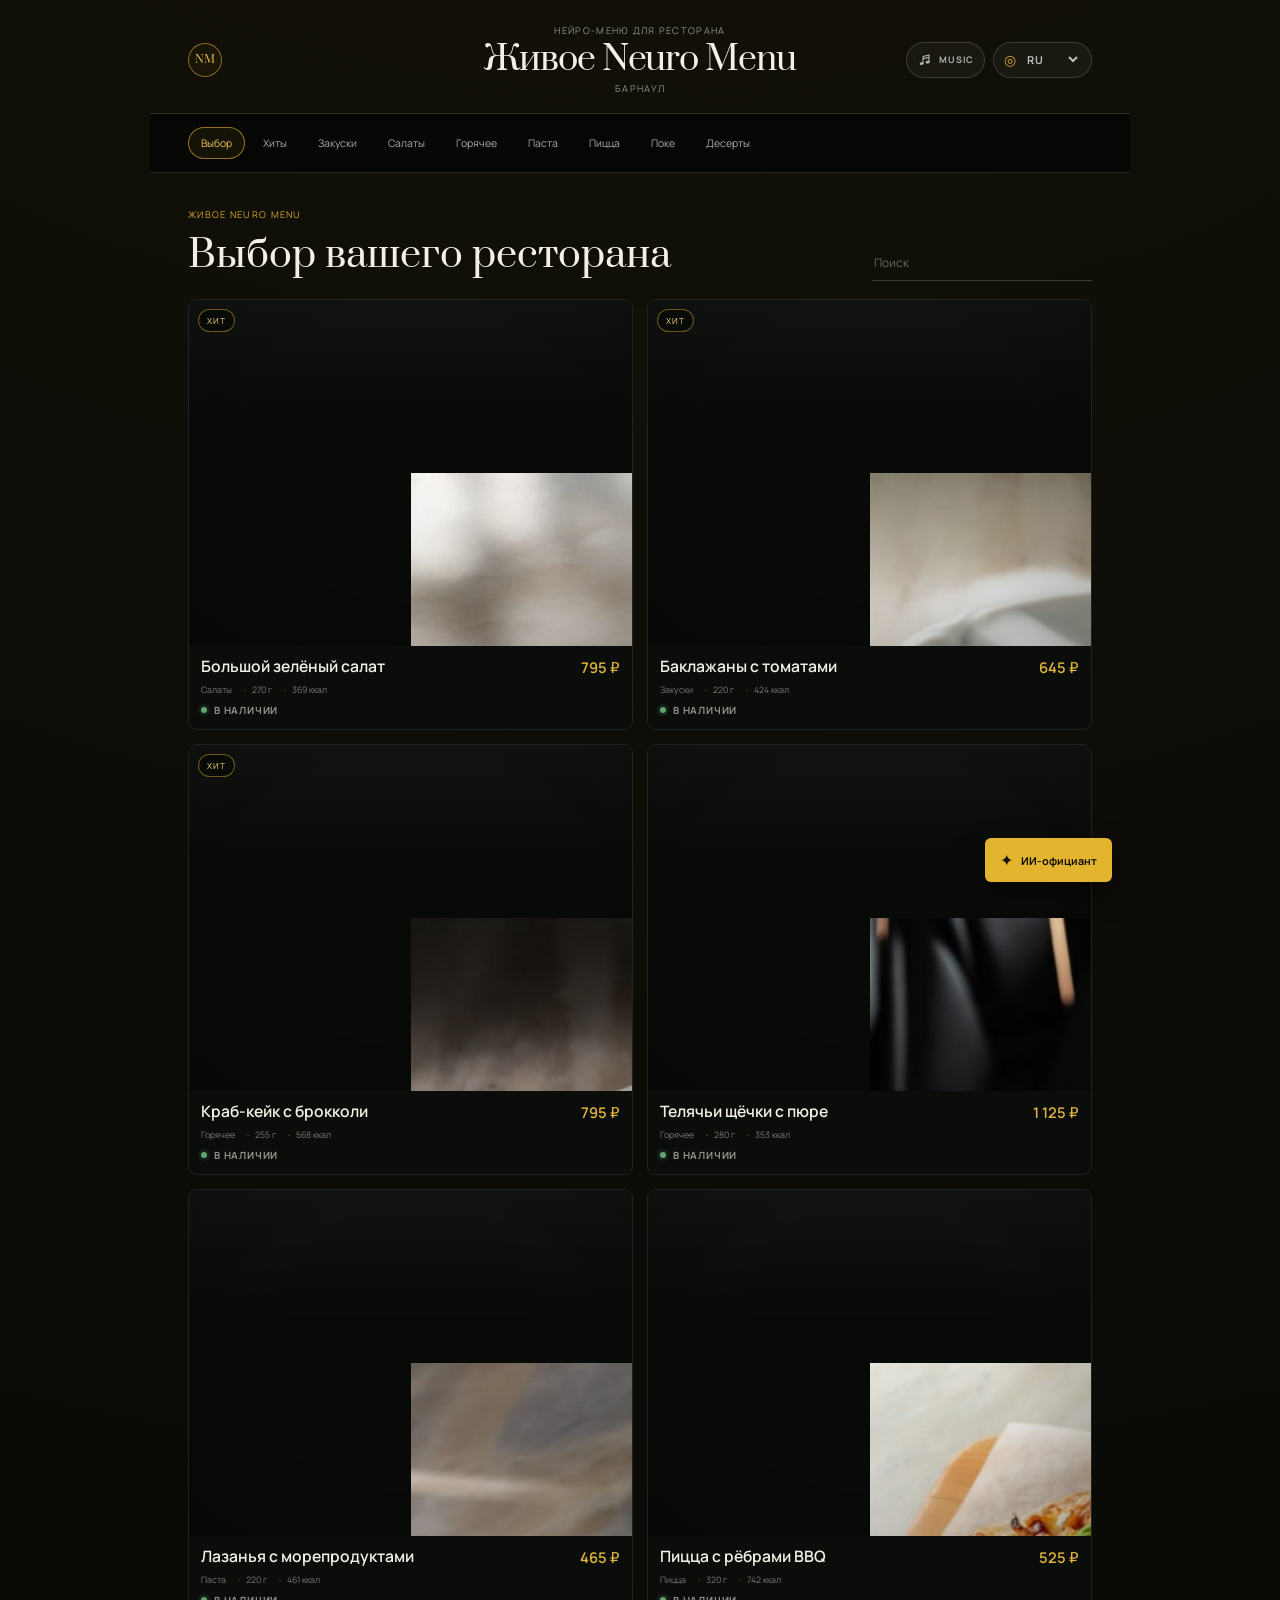
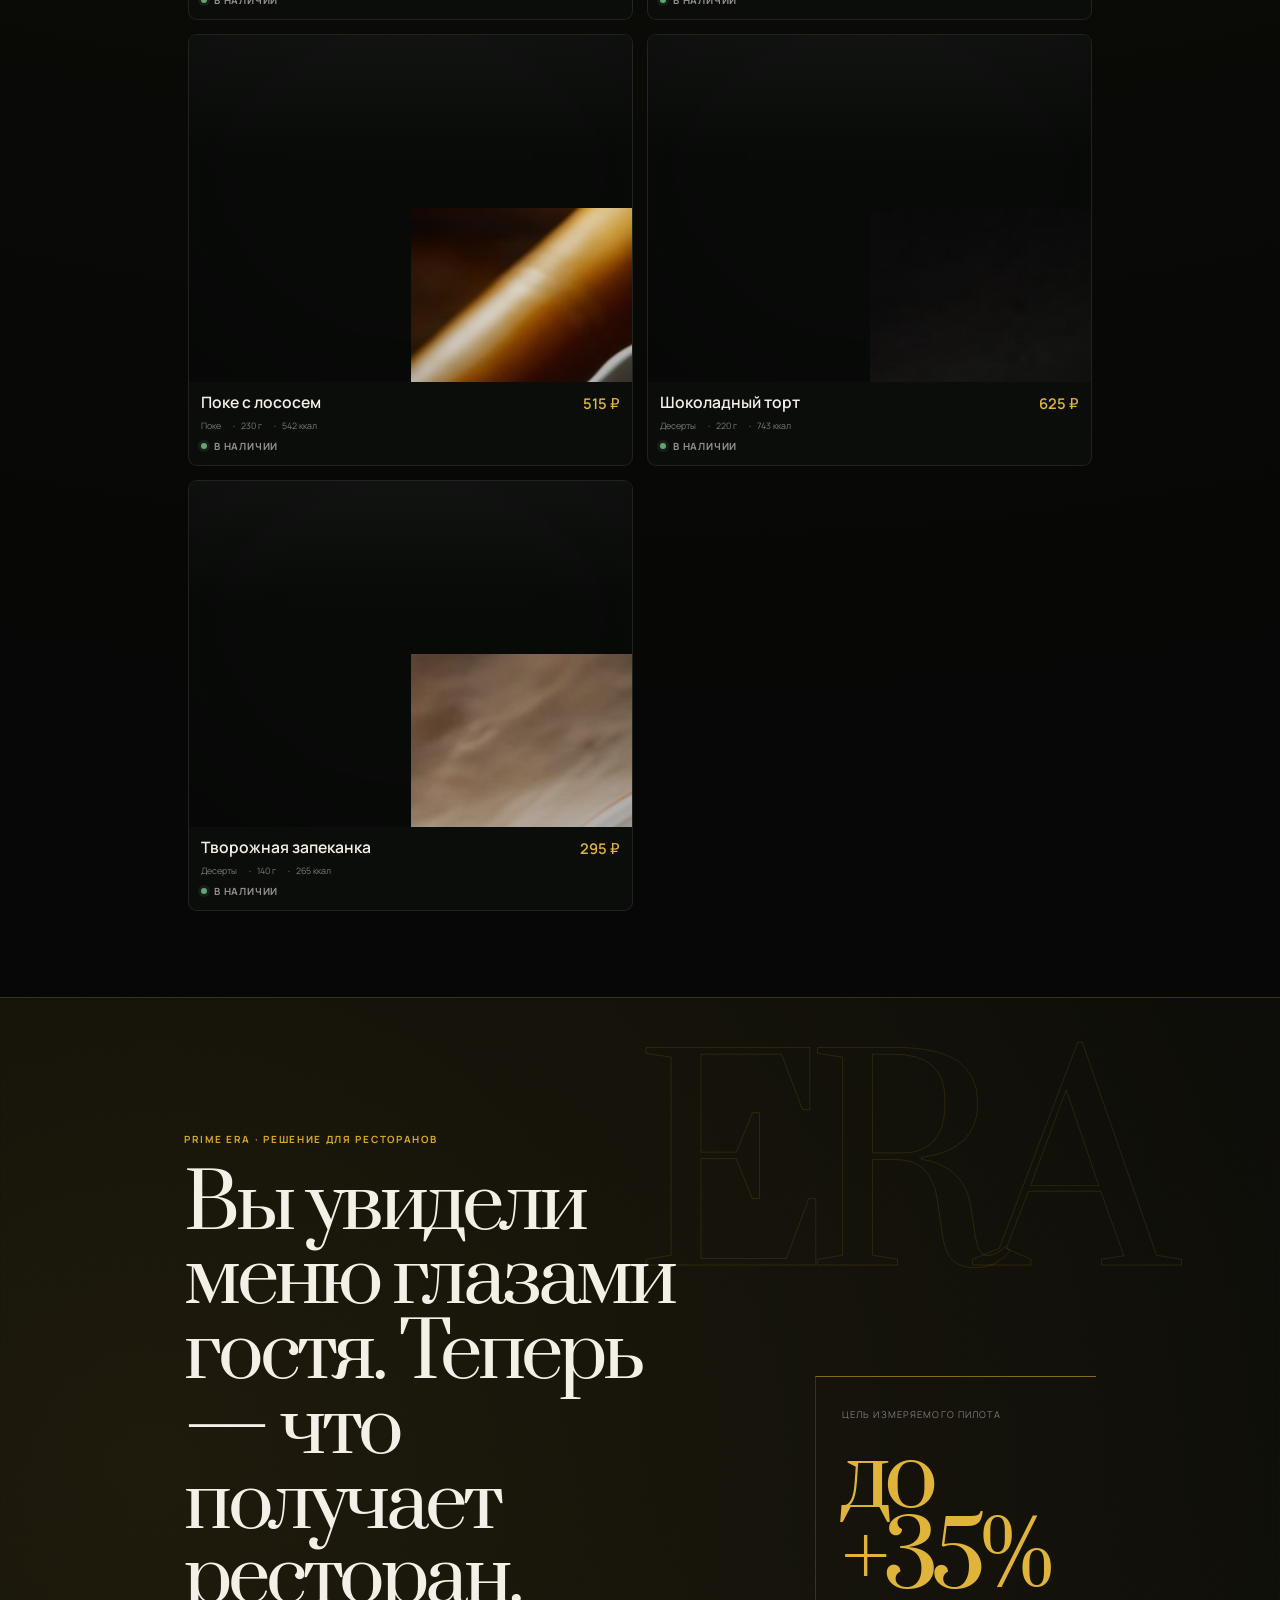
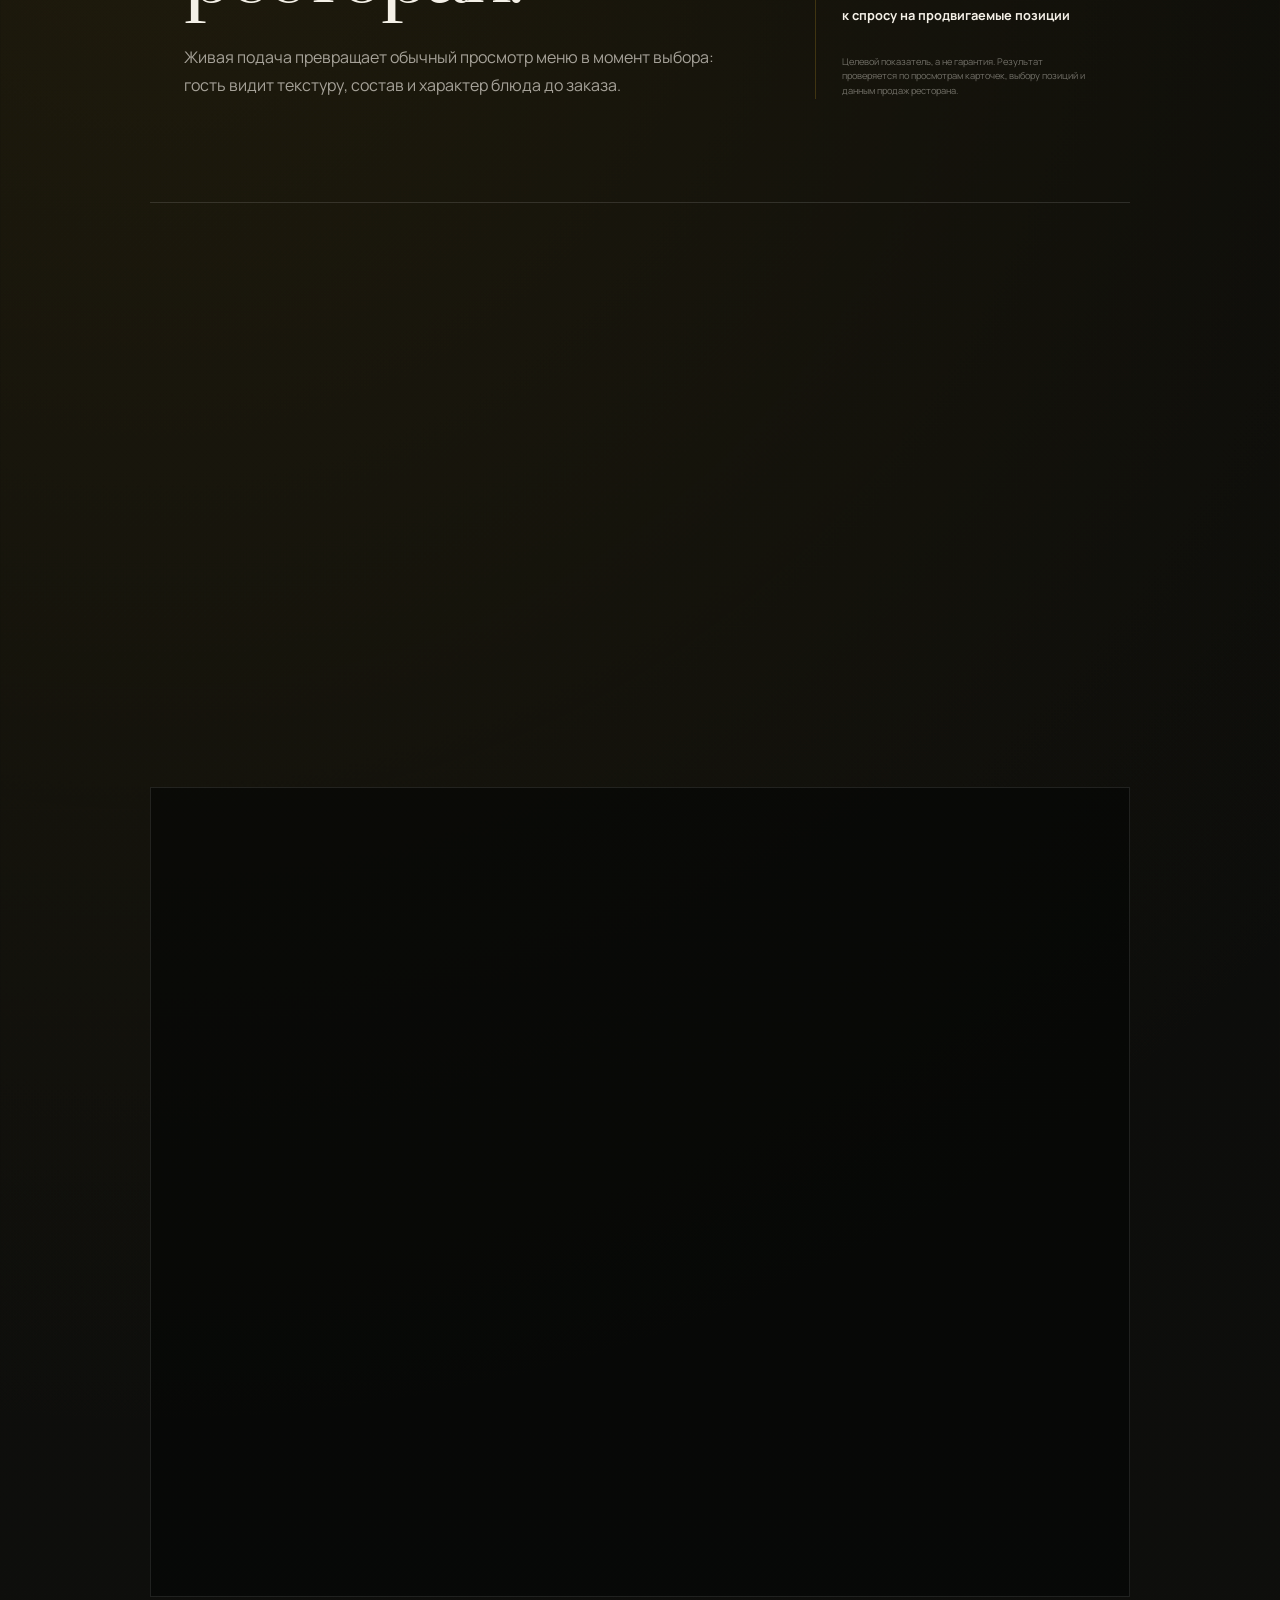
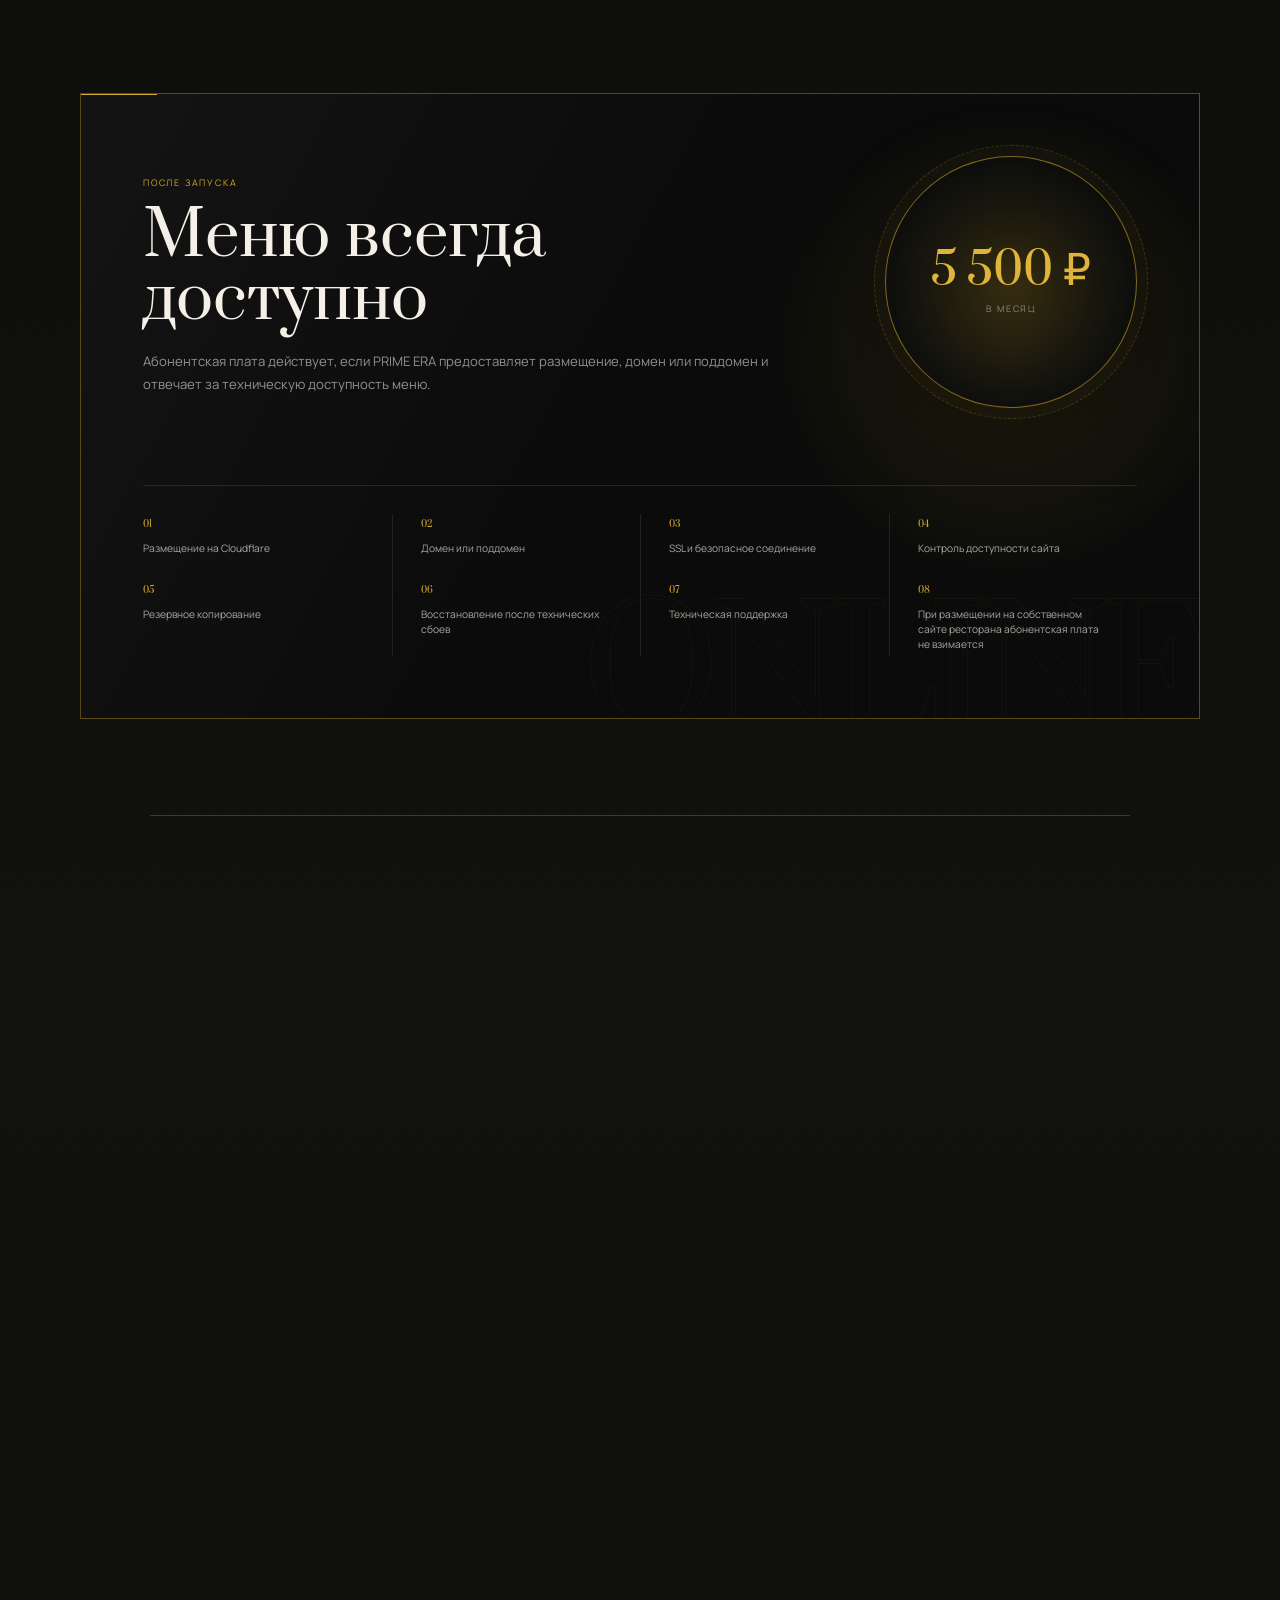
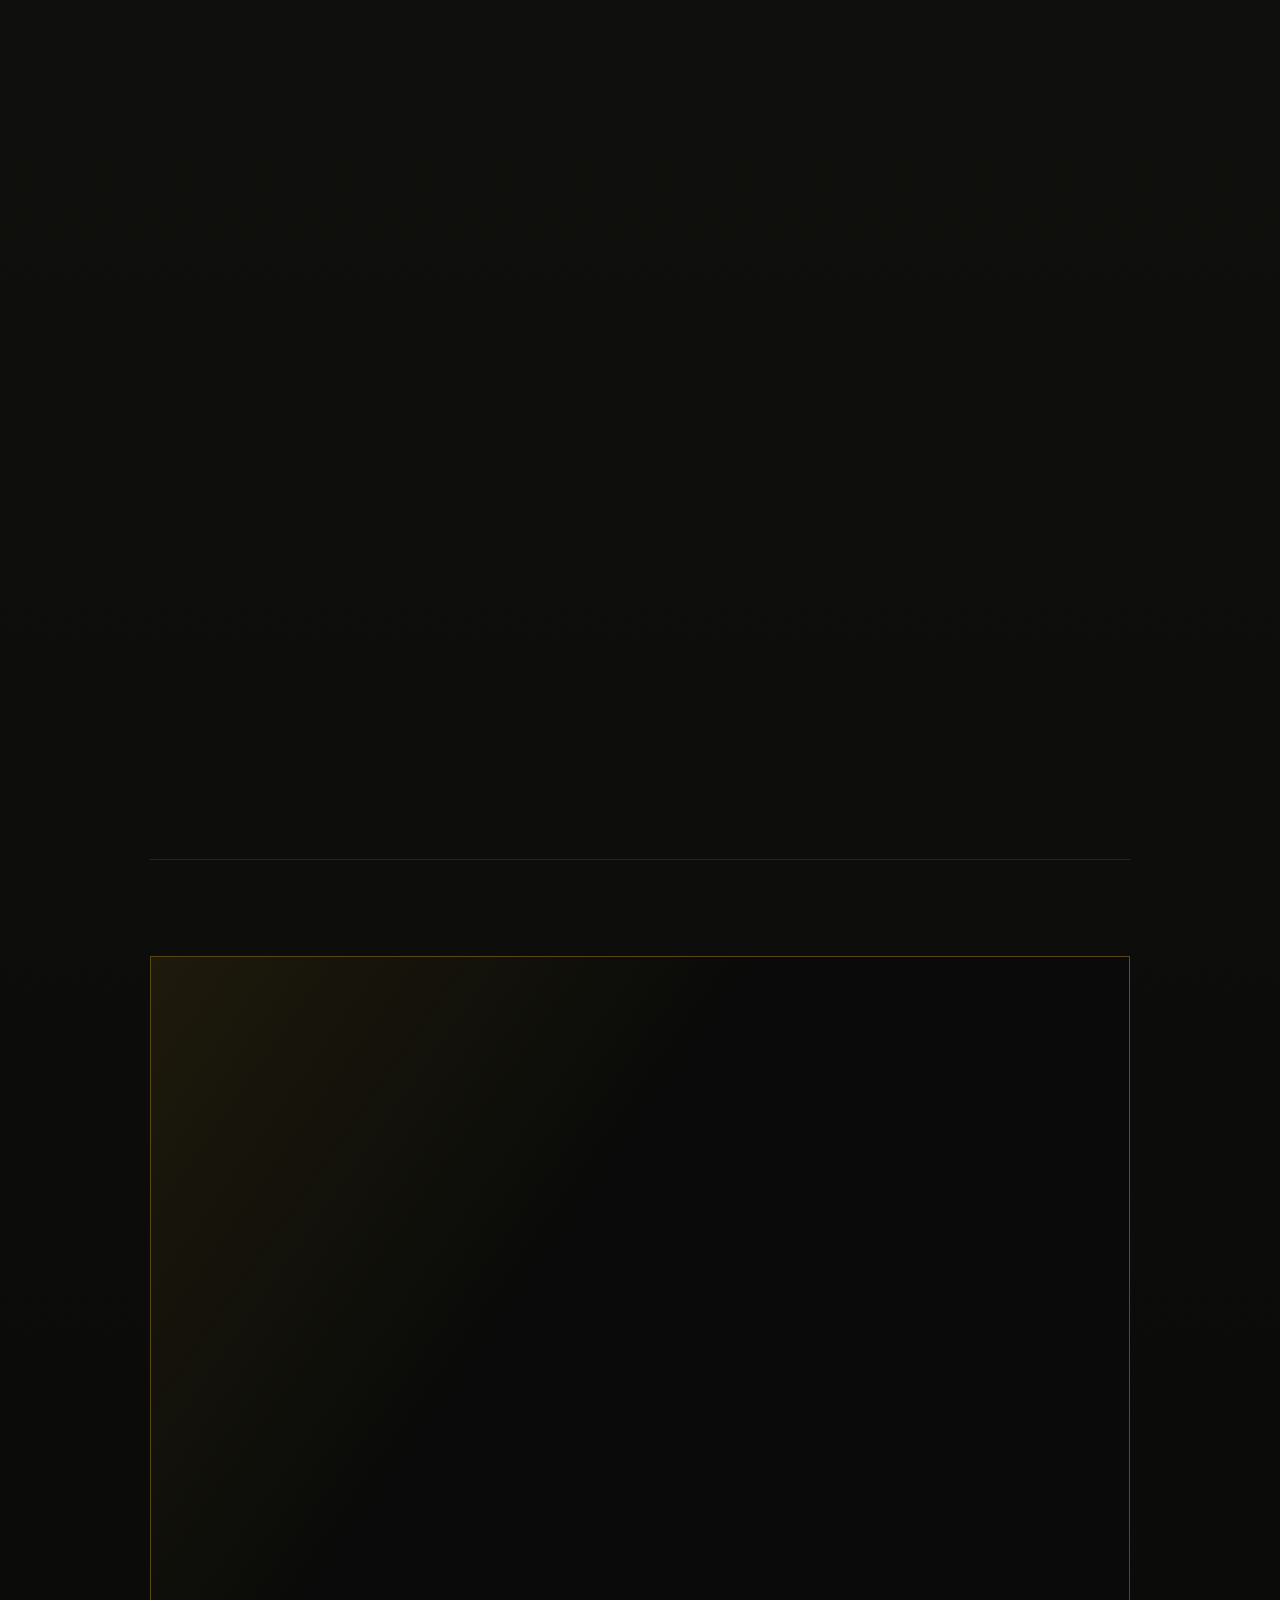
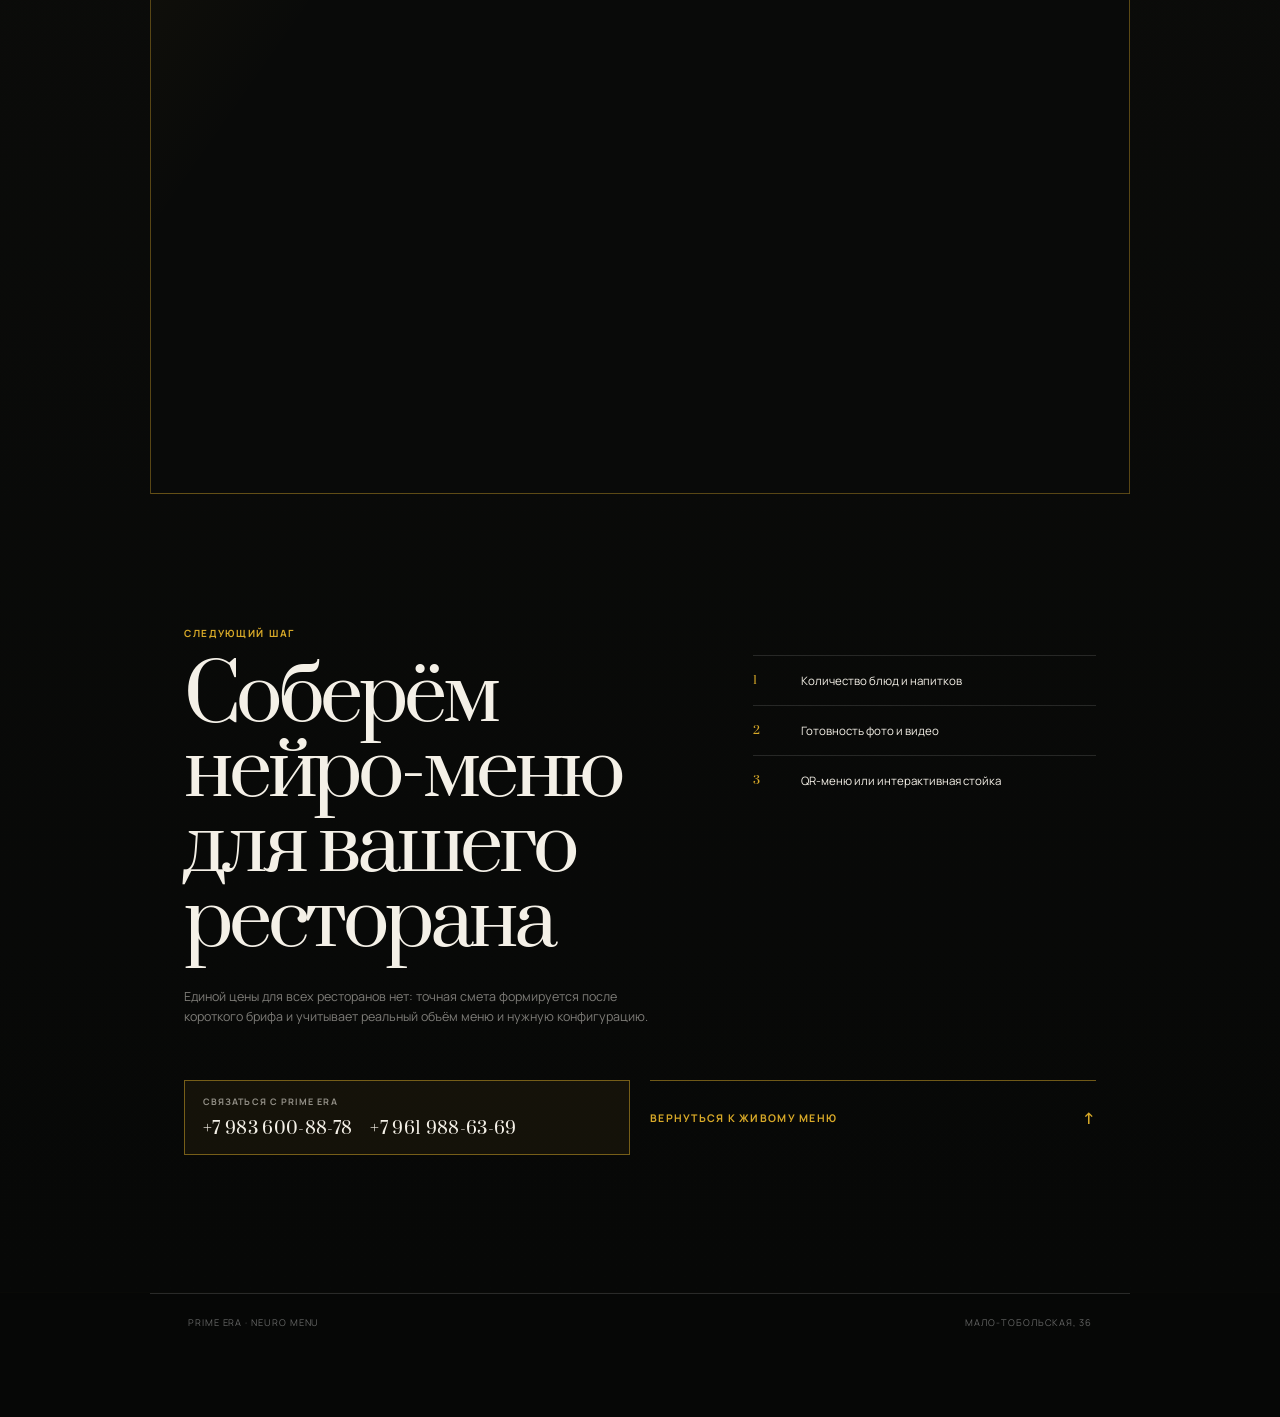
<file: index.html>
<!doctype html>
<html lang="ru">
  <head>
    <meta charset="UTF-8" />
    <meta name="viewport" content="width=device-width, initial-scale=1.0" />
    <meta
      name="description"
      content="Интерактивное живое нейро-меню для ресторана от PRIME ERA."
    />
    <meta property="og:type" content="website" />
    <meta property="og:title" content="Живое нейроменю" />
    <meta
      property="og:description"
      content="Интерактивное живое нейроменю для ресторана."
    />
    <meta property="og:site_name" content="Живое нейроменю" />
    <meta name="twitter:card" content="summary" />
    <meta name="twitter:title" content="Живое нейроменю" />
    <meta
      name="twitter:description"
      content="Интерактивное живое нейроменю для ресторана."
    />
    <meta
      http-equiv="Content-Security-Policy"
      content="default-src 'self'; script-src 'self'; style-src 'self' 'unsafe-inline'; img-src 'self' data:; font-src 'self'; connect-src 'self' ws: wss:; object-src 'none'; base-uri 'self'; form-action 'none'"
    />
    <meta name="referrer" content="strict-origin-when-cross-origin" />
    <meta name="theme-color" content="#f2f1e8" />
    <link rel="icon" type="image/svg+xml" href="/favicon.svg" />
    <title>Живое нейроменю</title>
    <script type="module" crossorigin src="/assets/main-CuyGUbG6.js"></script>
    <link rel="modulepreload" crossorigin href="/assets/jsx-runtime-wmGJmj_7.js">
    <link rel="modulepreload" crossorigin href="/assets/menu-D45uYLZ5.js">
    <link rel="modulepreload" crossorigin href="/assets/useAmbientMusic-2s7sj-Id.js">
    <link rel="stylesheet" crossorigin href="/assets/main-CO9KCv94.css">
  </head>
  <body>
    <div id="root"></div>
  </body>
</html>
</file>
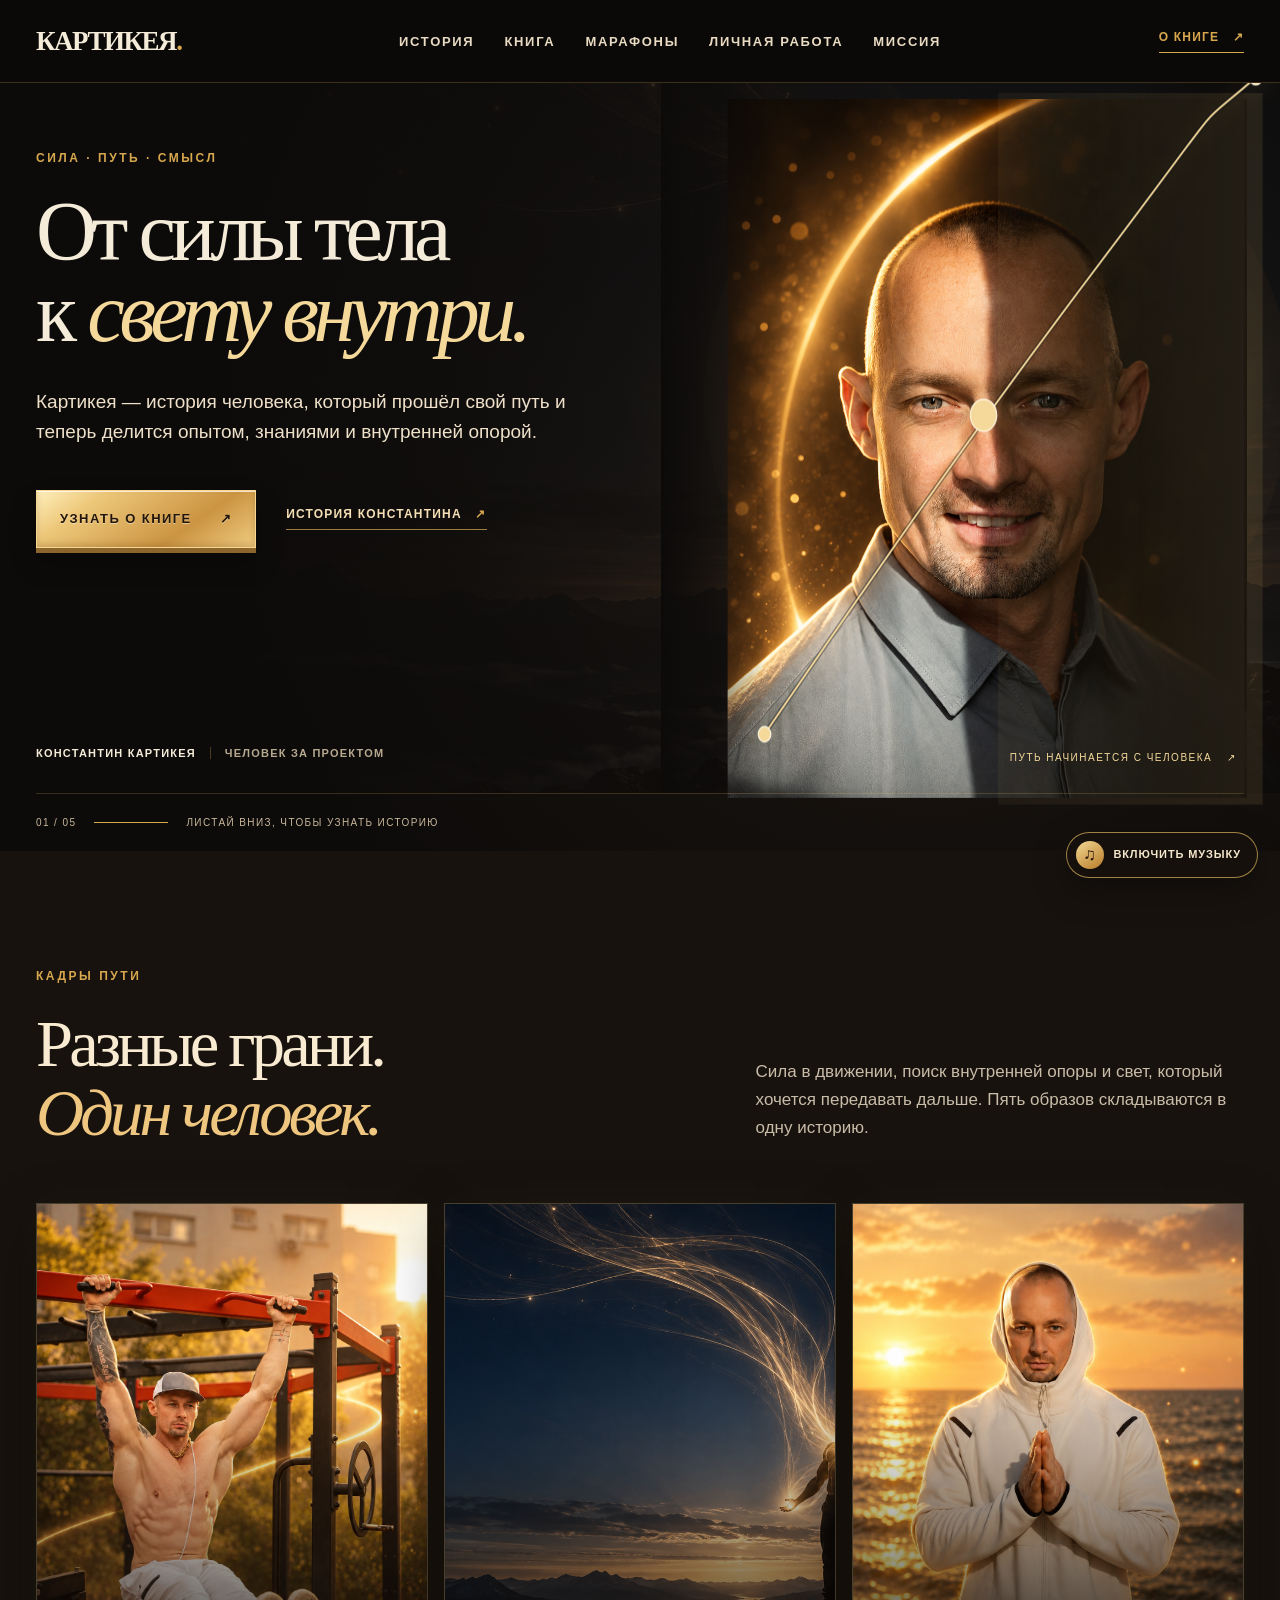
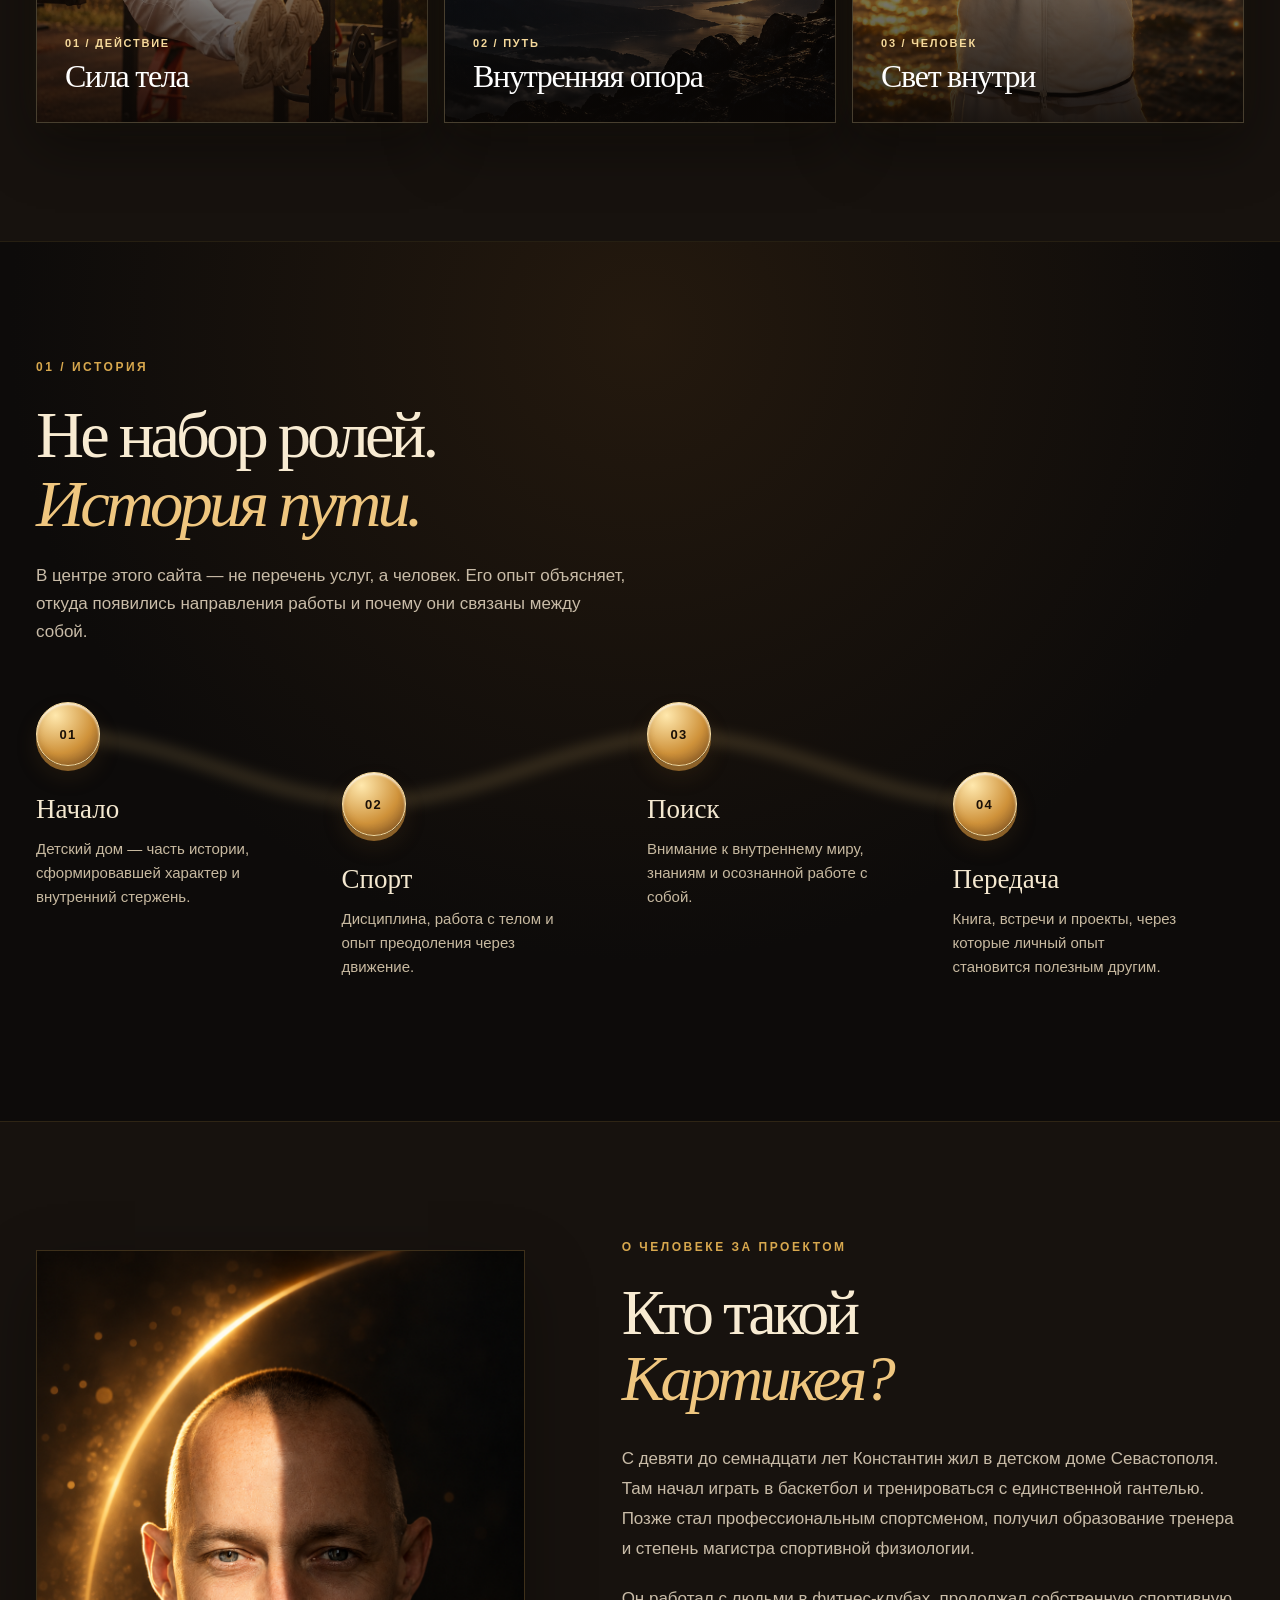
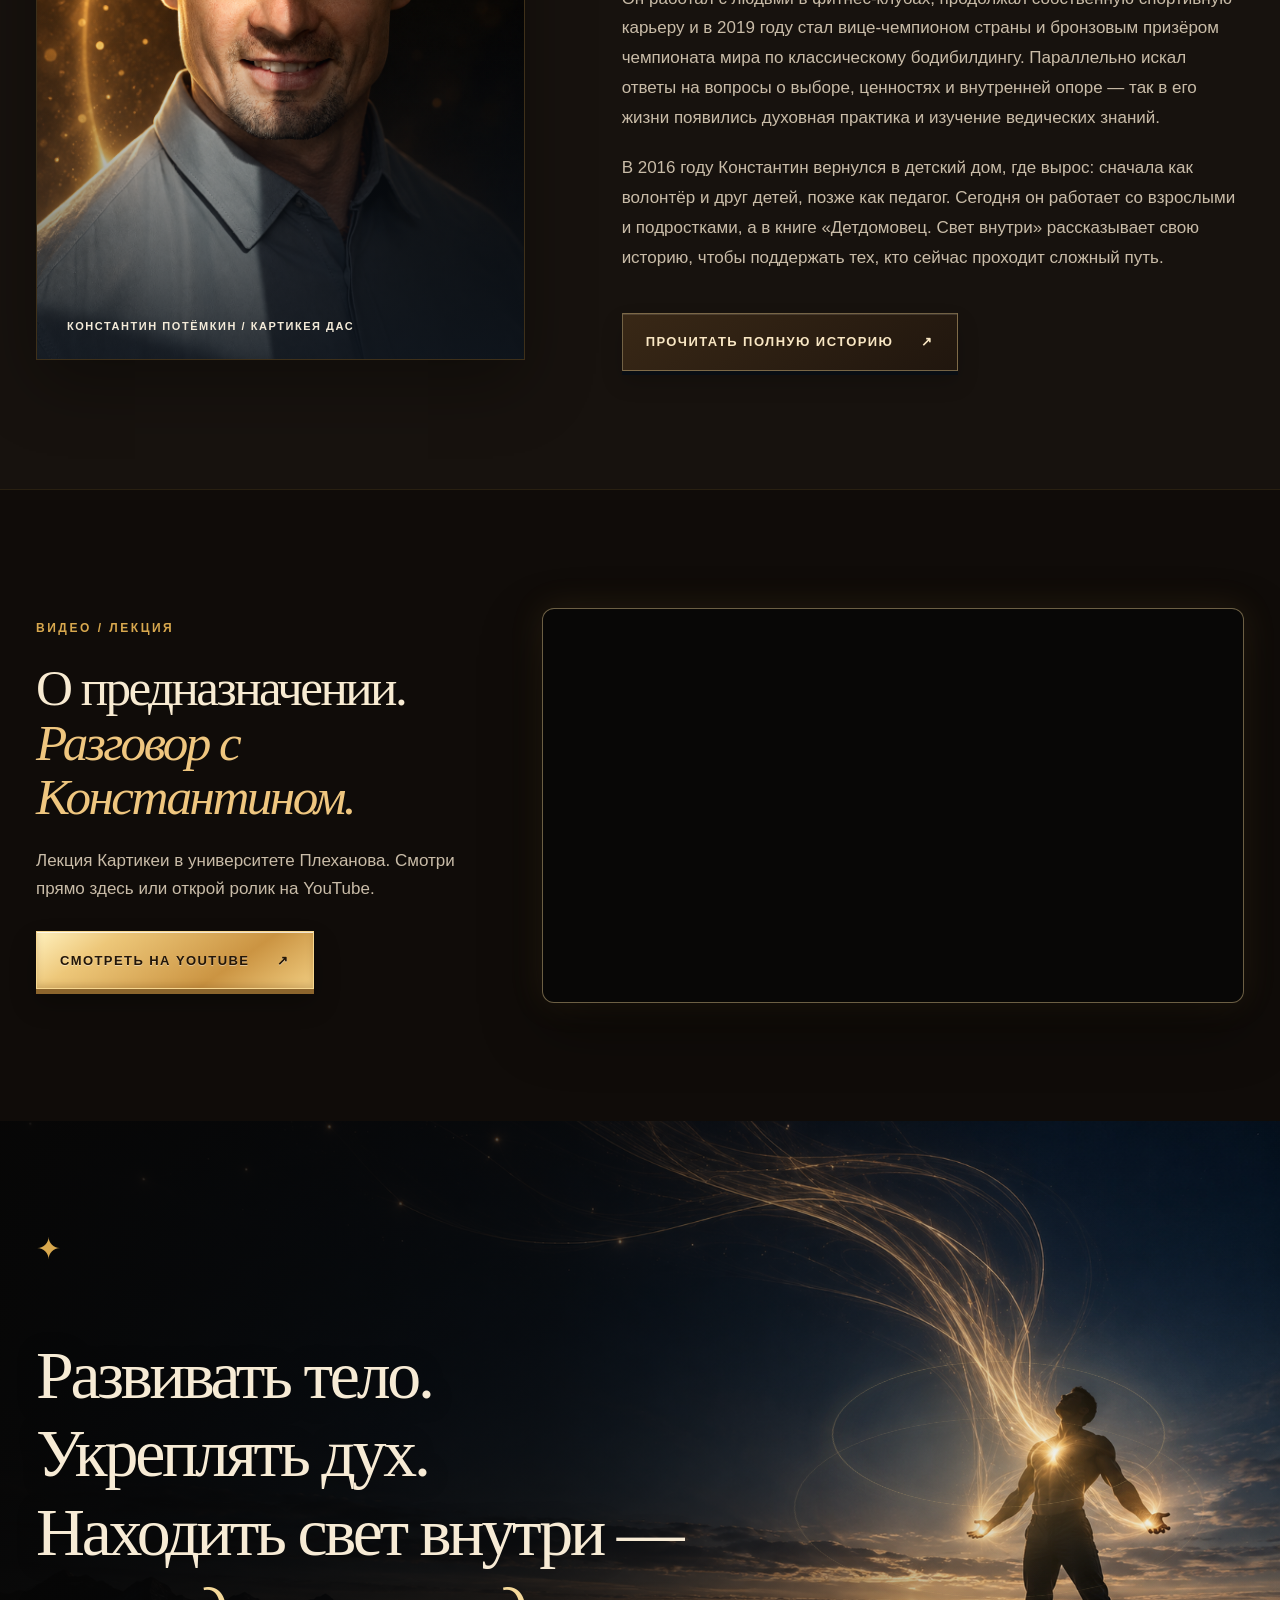
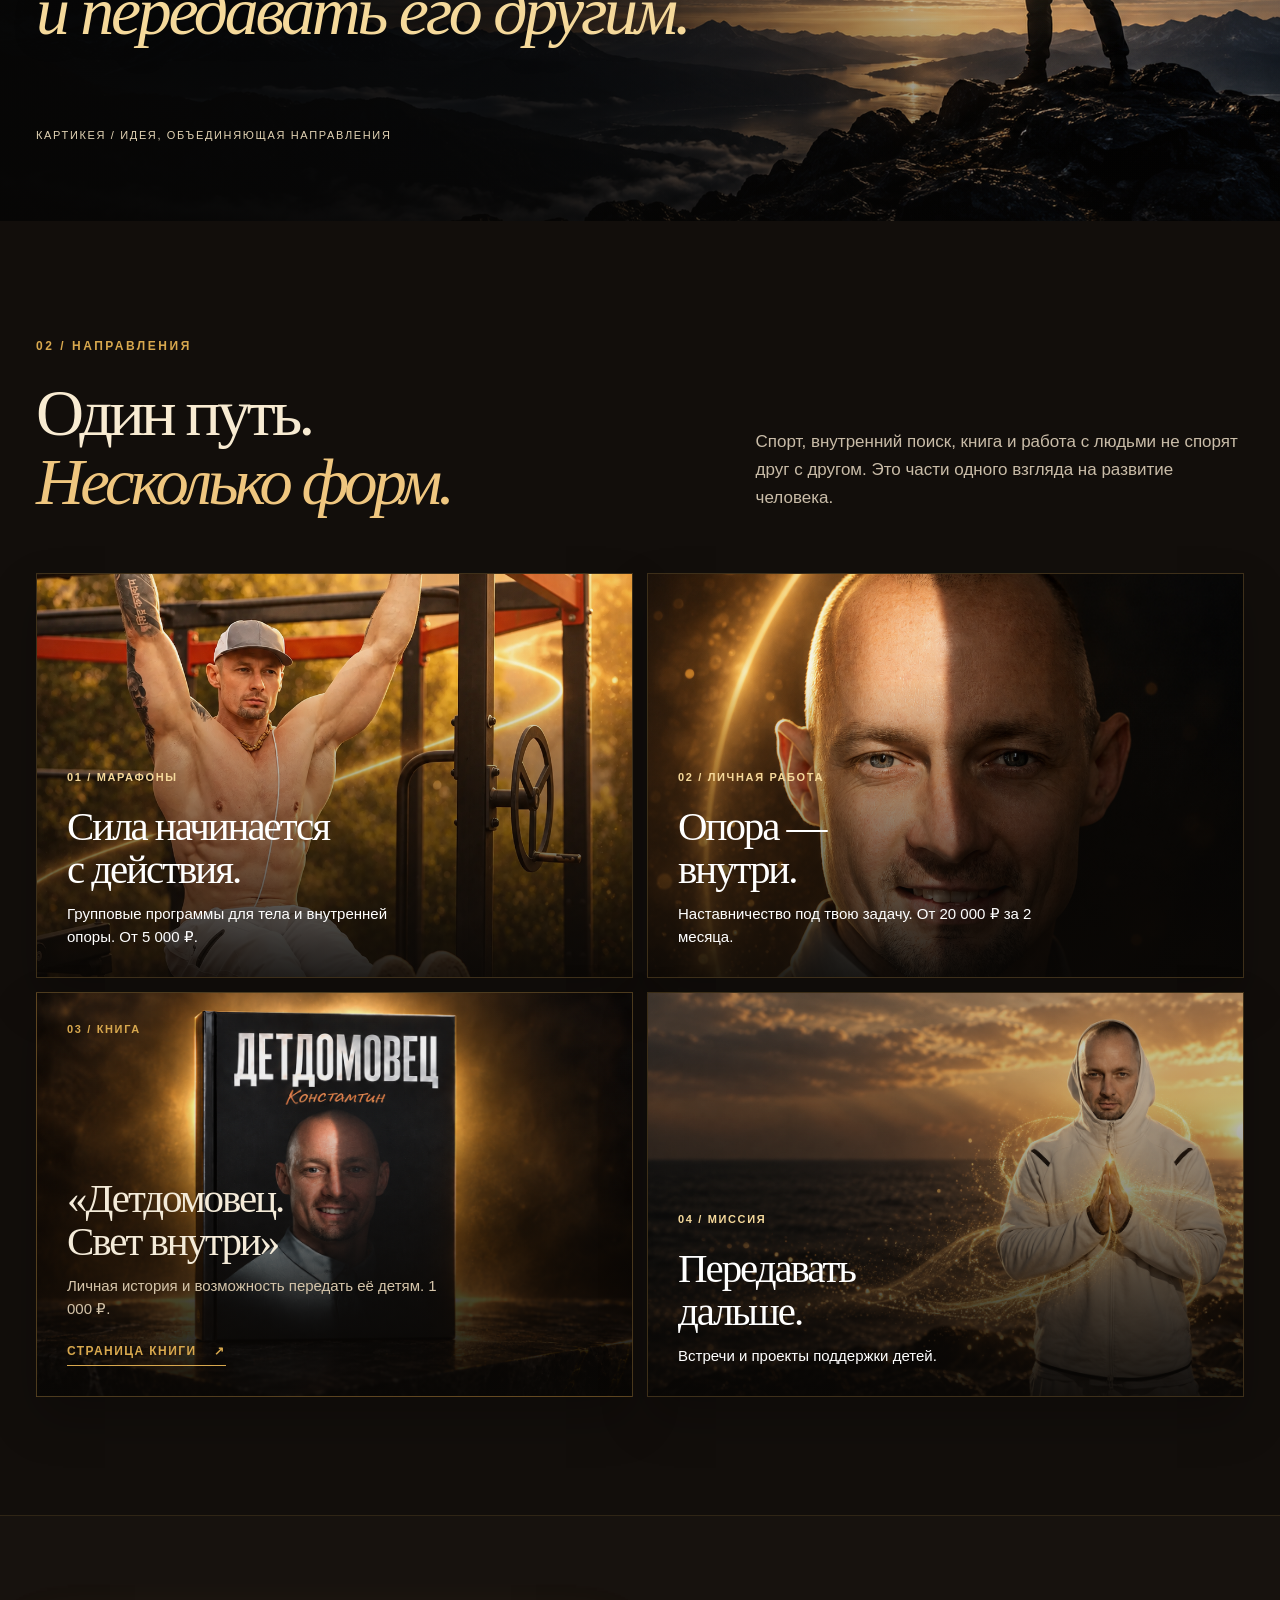
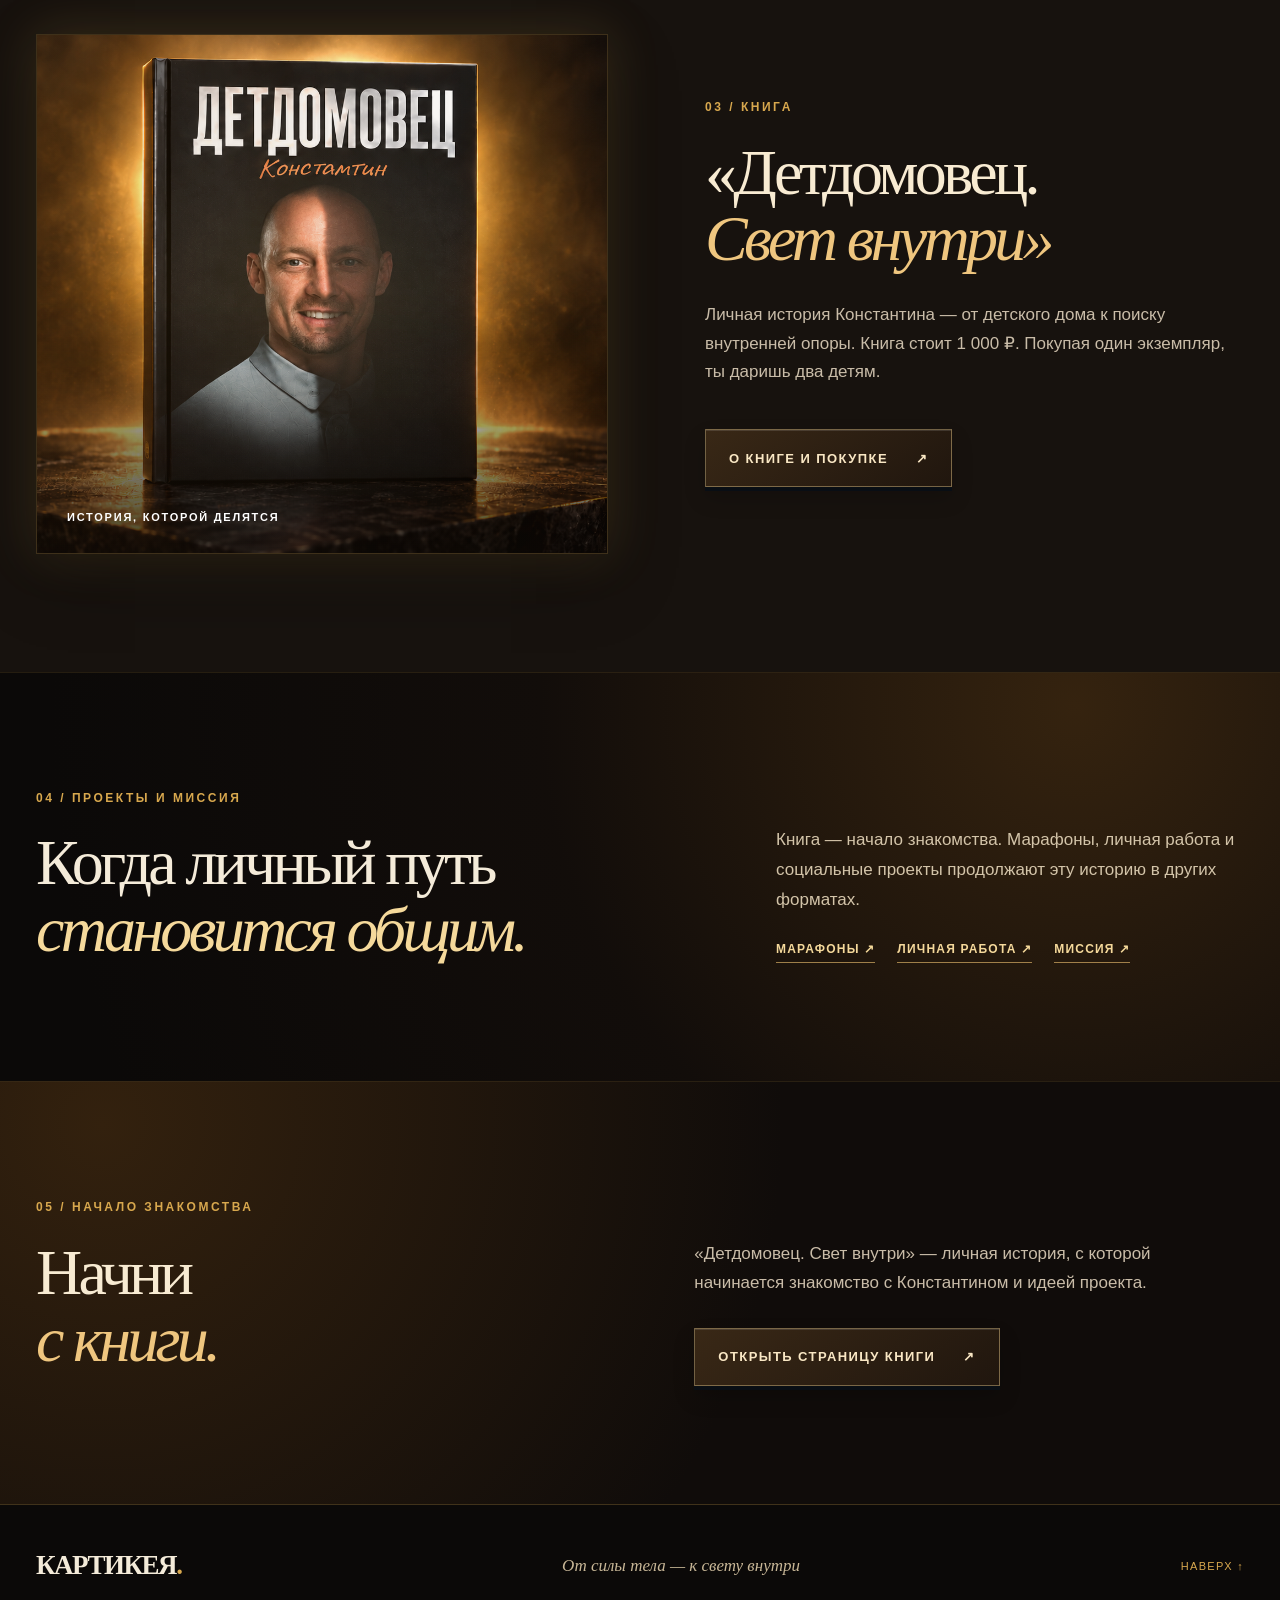
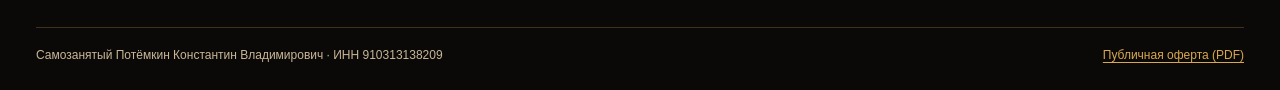
<file: kartikeya/index.html>
<!doctype html>
<html lang="ru">
<head>
  <meta charset="utf-8">
  <meta name="viewport" content="width=device-width, initial-scale=1">
  <meta name="theme-color" content="#0d0b0a">
  <meta name="description" content="Картикея — путь от силы тела к свету внутри. История, книга, спорт, встречи и проекты Константина.">
  <link rel="canonical" href="https://juliyanikitina.github.io/kartikeya/">
  <meta property="og:type" content="website">
  <meta property="og:locale" content="ru_RU">
  <meta property="og:site_name" content="Картикея">
  <meta property="og:title" content="Картикея — от силы тела к свету внутри">
  <meta property="og:description" content="История Константина, книга «Детдомовец. Свет внутри», программы и социальные проекты.">
  <meta property="og:url" content="https://juliyanikitina.github.io/kartikeya/">
  <meta property="og:image" content="https://juliyanikitina.github.io/kartikeya/assets/kartikeya-share-preview.png">
  <meta property="og:image:secure_url" content="https://juliyanikitina.github.io/kartikeya/assets/kartikeya-share-preview.png">
  <meta property="og:image:type" content="image/png">
  <meta property="og:image:width" content="1730">
  <meta property="og:image:height" content="909">
  <meta property="og:image:alt" content="Портрет Константина и название «Картикея»">
  <meta name="twitter:card" content="summary_large_image">
  <meta name="twitter:title" content="Картикея — от силы тела к свету внутри">
  <meta name="twitter:description" content="История, книга, программы и социальные проекты Константина.">
  <meta name="twitter:image" content="https://juliyanikitina.github.io/kartikeya/assets/kartikeya-share-preview.png">
  <title>Картикея — от силы тела к свету внутри</title>
  <link rel="stylesheet" href="styles.css?v=20261015-manifesto-light">
  <link rel="stylesheet" href="pages.css?v=20261014-offers">
  <link rel="stylesheet" href="gold-theme.css?v=20261017-youtube-lecture">
</head>
<body>
  <a class="skip-link" href="#main">Перейти к содержанию</a>
  <header class="site-header">
    <div class="shell header-inner">
      <a class="wordmark" href="#top" aria-label="Картикея — на главную">КАРТИКЕЯ<span class="wordmark-dot">.</span></a>
      <nav class="desktop-nav" aria-label="Основная навигация">
        <a href="story.html">История</a>
        <a href="book.html">Книга</a>
        <a href="programs.html">Марафоны</a>
        <a href="mentorship.html">Личная работа</a>
        <a href="projects.html">Миссия</a>
      </nav>
      <a class="header-link" href="book.html">О книге <span aria-hidden="true">↗</span></a>
      <button class="menu-toggle" type="button" aria-label="Открыть меню" aria-expanded="false" aria-controls="mobile-nav"><span></span><span></span></button>
    </div>
    <nav class="mobile-nav" id="mobile-nav" aria-label="Мобильная навигация" hidden>
      <a href="story.html">История</a><a href="book.html">Книга</a><a href="programs.html">Марафоны</a><a href="mentorship.html">Личная работа</a><a href="projects.html">Миссия</a>
    </nav>
  </header>

  <main id="main">
    <section class="hero" id="top" aria-labelledby="hero-title">
      <div class="hero-video-stage gold-ambient-stage" aria-hidden="true"><img src="assets/gold-mountain.png" alt="" width="1695" height="928" fetchpriority="high"><video class="motion-clip" data-motion-clip data-autoplay="in-view" data-src="assets/gold-mountain-topaz-1080.mp4" muted loop playsinline preload="none"></video></div>
      <div class="hero-copy shell">
        <div class="hero-text">
          <p class="kicker light">Сила · путь · смысл</p>
          <h1 id="hero-title">От силы тела<br>к <em>свету внутри.</em></h1>
          <p class="hero-lead">Картикея — история человека, который прошёл свой путь и теперь делится опытом, знаниями и внутренней опорой.</p>
          <div class="hero-actions">
            <a class="button button-gold" href="book.html">Узнать о книге <span aria-hidden="true">↗</span></a>
            <a class="text-link" href="story.html">История Константина <span aria-hidden="true">↗</span></a>
          </div>
          <div class="hero-bottom"><span>Константин Картикея</span><span>Человек за проектом</span></div>
        </div>
        <div class="hero-image-wrap">
          <div class="hero-halo" aria-hidden="true"></div>
          <img class="hero-image" src="assets/gold-portrait.png" alt="Константин Картикея: портрет на границе света и тени" width="1024" height="1536" fetchpriority="high">
          <div class="hero-portrait-split" aria-hidden="true"></div>
          <svg class="hero-orbit-graphic" viewBox="0 0 1000 1000" preserveAspectRatio="none" aria-hidden="true" focusable="false">
            <path class="hero-orbit-shadow" d="M 135 890 C 285 710, 455 505, 675 265 S 810 105, 920 25" />
            <path class="hero-orbit-line" d="M 135 890 C 285 710, 455 505, 675 265 S 810 105, 920 25" />
            <circle class="hero-orbit-node hero-orbit-node-one" cx="135" cy="890" r="10" />
            <circle class="hero-orbit-node hero-orbit-node-two" cx="485" cy="470" r="21" />
            <circle class="hero-orbit-node hero-orbit-node-three" cx="920" cy="25" r="10" />
          </svg>
          <div class="hero-image-caption">Путь начинается с человека <span aria-hidden="true">↗</span></div>
        </div>
      </div>
      <div class="hero-index shell"><span>01 / 05</span><span class="hero-index-line"></span><span>Листай вниз, чтобы узнать историю</span></div>
    </section>

    <section class="chapter-scenes section" aria-labelledby="chapter-scenes-title">
      <div class="shell">
        <div class="section-heading horizontal">
          <div><p class="kicker">Кадры пути</p><h2 id="chapter-scenes-title">Разные грани.<br><i>Один человек.</i></h2></div>
          <p>Сила в движении, поиск внутренней опоры и свет, который хочется передавать дальше. Пять образов складываются в одну историю.</p>
        </div>
        <div class="chapter-grid">
          <figure class="chapter-card chapter-card-sport reveal gold-motion"><img src="assets/gold-sport.png" alt="Константин тренируется на турнике в золотом вечернем свете" width="1024" height="1536" loading="lazy"><video class="motion-clip" data-motion-clip data-autoplay="in-view" data-src="assets/scene-sport.mp4" muted loop playsinline preload="none" aria-hidden="true"></video><figcaption><span>01 / Действие</span><strong>Сила тела</strong></figcaption></figure>
          <figure class="chapter-card chapter-card-sea reveal gold-motion"><img src="assets/gold-mountain.png" alt="Силуэт человека на вершине среди золотых линий света" width="1695" height="928" loading="lazy"><video class="motion-clip" data-motion-clip data-autoplay="in-view" data-src="assets/gold-mountain-topaz-1080.mp4" muted loop playsinline preload="none" aria-hidden="true"></video><figcaption><span>02 / Путь</span><strong>Внутренняя опора</strong></figcaption></figure>
          <figure class="chapter-card chapter-card-portrait reveal gold-motion"><img src="assets/gold-sea-calm.png" alt="Константин у моря в золотом свечении" width="1024" height="1536" loading="lazy"><video class="motion-clip" data-motion-clip data-autoplay="in-view" data-src="assets/scene-manifesto.mp4" muted loop playsinline preload="none" aria-hidden="true"></video><figcaption><span>03 / Человек</span><strong>Свет внутри</strong></figcaption></figure>
        </div>
      </div>
    </section>

    <section class="section path-section" id="path" aria-labelledby="path-title">
      <div class="shell">
        <div class="section-heading">
          <p class="kicker">01 / История</p>
          <h2 id="path-title">Не набор ролей.<br><i>История пути.</i></h2>
          <p>В центре этого сайта — не перечень услуг, а человек. Его опыт объясняет, откуда появились направления работы и почему они связаны между собой.</p>
        </div>
        <div class="path-grid">
          <svg class="path-route" aria-hidden="true" focusable="false" preserveAspectRatio="none"><defs><linearGradient id="path-gold" x1="0" y1="0" x2="1" y2="0"><stop offset="0" stop-color="#a87027"/><stop offset=".5" stop-color="#f5d792"/><stop offset="1" stop-color="#ba8435"/></linearGradient></defs><path class="path-route-glow"/><path class="path-route-line"/></svg>
          <article class="path-item"><span class="path-number">01</span><h3>Начало</h3><p>Детский дом — часть истории, сформировавшей характер и внутренний стержень.</p></article>
          <article class="path-item"><span class="path-number">02</span><h3>Спорт</h3><p>Дисциплина, работа с телом и опыт преодоления через движение.</p></article>
          <article class="path-item"><span class="path-number">03</span><h3>Поиск</h3><p>Внимание к внутреннему миру, знаниям и осознанной работе с собой.</p></article>
          <article class="path-item"><span class="path-number">04</span><h3>Передача</h3><p>Книга, встречи и проекты, через которые личный опыт становится полезным другим.</p></article>
        </div>
      </div>
    </section>

    <section class="section bio-feature" id="about" aria-labelledby="about-title">
      <div class="shell bio-feature-grid">
        <div class="bio-feature-image gold-motion"><img src="assets/gold-portrait.png" alt="Константин Потёмкин — Картикея, портрет со светом и тенью" width="1024" height="1536" loading="lazy"><video class="motion-clip" data-motion-clip data-autoplay="in-view" data-src="assets/scene-portrait-topaz.mp4" muted loop playsinline preload="none" aria-hidden="true"></video><span>Константин Потёмкин / Картикея дас</span></div>
        <div class="bio-feature-copy"><p class="kicker">О человеке за проектом</p><h2 id="about-title">Кто такой<br><i>Картикея?</i></h2>
          <p>С девяти до семнадцати лет Константин жил в детском доме Севастополя. Там начал играть в баскетбол и тренироваться с единственной гантелью. Позже стал профессиональным спортсменом, получил образование тренера и степень магистра спортивной физиологии.</p>
          <p>Он работал с людьми в фитнес-клубах, продолжал собственную спортивную карьеру и в 2019 году стал вице-чемпионом страны и бронзовым призёром чемпионата мира по классическому бодибилдингу. Параллельно искал ответы на вопросы о выборе, ценностях и внутренней опоре — так в его жизни появились духовная практика и изучение ведических знаний.</p>
          <p>В 2016 году Константин вернулся в детский дом, где вырос: сначала как волонтёр и друг детей, позже как педагог. Сегодня он работает со взрослыми и подростками, а в книге «Детдомовец. Свет внутри» рассказывает свою историю, чтобы поддержать тех, кто сейчас проходит сложный путь.</p>
          <a class="button button-dark" href="story.html">Прочитать полную историю <span aria-hidden="true">↗</span></a>
        </div>
      </div>
    </section>

    <section class="section youtube-section" id="video" aria-labelledby="youtube-title">
      <div class="shell youtube-layout">
        <div class="youtube-copy">
          <p class="kicker">Видео / Лекция</p>
          <h2 id="youtube-title">О предназначении.<br><i>Разговор с Константином.</i></h2>
          <p>Лекция Картикеи в университете Плеханова. Смотри прямо здесь или открой ролик на YouTube.</p>
          <a class="button button-gold" href="https://youtu.be/GIDjz-D43Lk" target="_blank" rel="noopener noreferrer">Смотреть на YouTube <span aria-hidden="true">↗</span></a>
        </div>
        <div class="youtube-frame">
          <iframe src="https://www.youtube.com/embed/GIDjz-D43Lk" title="Лекция в университете Плеханова. Предназначение — Картикея" loading="lazy" allow="accelerometer; autoplay; clipboard-write; encrypted-media; gyroscope; picture-in-picture; web-share" referrerpolicy="strict-origin-when-cross-origin" allowfullscreen></iframe>
        </div>
      </div>
    </section>

    <section class="manifesto" aria-label="Идея проекта">
      <div class="manifesto-scene" aria-hidden="true">
        <img src="assets/gold-mountain.png" alt="" width="1695" height="928" loading="lazy">
        <video class="motion-clip" data-motion-clip data-autoplay="in-view" data-src="assets/gold-mountain-topaz-1080.mp4" muted loop playsinline preload="none"></video>
        <span class="manifesto-glow"></span>
        <span class="manifesto-orbit manifesto-orbit-a"></span>
        <span class="manifesto-orbit manifesto-orbit-b"></span>
      </div>
      <div class="shell manifesto-inner">
        <span class="manifesto-mark" aria-hidden="true">✦</span>
        <p>Развивать тело.<br>Укреплять дух.<br>Находить свет внутри —<br><em>и передавать его другим.</em></p>
        <span class="manifesto-caption">Картикея / идея, объединяющая направления</span>
      </div>
    </section>

    <section class="section directions-section" id="directions" aria-labelledby="directions-title">
      <div class="shell">
        <div class="section-heading horizontal">
          <div><p class="kicker">02 / Направления</p><h2 id="directions-title">Один путь.<br><i>Несколько форм.</i></h2></div>
          <p>Спорт, внутренний поиск, книга и работа с людьми не спорят друг с другом. Это части одного взгляда на развитие человека.</p>
        </div>
        <div class="direction-grid">
          <a class="direction-card direction-photo" href="programs.html">
            <img src="assets/gold-sport.png" alt="Константин на турнике в вечернем свете" width="1024" height="1536" loading="lazy">
            <video class="motion-clip" data-motion-clip data-autoplay="in-view" data-src="assets/gold-sport-topaz-1080-web.mp4" muted loop playsinline preload="none" aria-hidden="true"></video>
            <div class="direction-overlay"><span class="direction-number">01 / Марафоны</span><h3>Сила начинается<br>с действия.</h3><p>Групповые программы для тела и внутренней опоры. От 5 000 ₽.</p></div>
          </a>
          <a class="direction-card direction-spirit" href="mentorship.html">
            <img src="assets/gold-portrait.png" alt="Портрет Константина в золотом свете" width="1024" height="1536" loading="lazy">
            <video class="motion-clip" data-motion-clip data-autoplay="in-view" data-src="assets/scene-portrait-topaz.mp4" muted loop playsinline preload="none" aria-hidden="true"></video>
            <div class="direction-overlay"><span class="direction-number">02 / Личная работа</span><h3>Опора —<br>внутри.</h3><p>Наставничество под твою задачу. От 20 000 ₽ за 2 месяца.</p></div>
          </a>
          <article class="direction-card direction-book">
            <img class="direction-book-photo" src="assets/book-spotlight-v3.png" alt="Обложка книги «Детдомовец» в золотом свете" width="1695" height="928" loading="lazy">
            <span class="direction-number">03 / Книга</span><div><h3>«Детдомовец.<br>Свет внутри»</h3><p>Личная история и возможность передать её детям. 1 000 ₽.</p><a class="inline-link" href="book.html">Страница книги <span aria-hidden="true">↗</span></a></div>
          </article>
          <article class="direction-card direction-mission">
            <img src="assets/gold-sea-glow.png" alt="Константин у моря среди золотых линий света" width="1695" height="928" loading="lazy">
            <video class="motion-clip" data-motion-clip data-autoplay="in-view" data-src="assets/scene-manifesto.mp4" muted loop playsinline preload="none" aria-hidden="true"></video>
            <div class="direction-overlay"><span class="direction-number">04 / Миссия</span><h3>Передавать<br>дальше.</h3><p>Встречи и проекты поддержки детей.</p></div>
          </article>
        </div>
      </div>
    </section>

    <section class="section book-section" id="book" aria-labelledby="book-title">
      <div class="shell book-layout">
        <div class="book-visual"><img src="assets/book-spotlight-v3.png" alt="Книга «Детдомовец» в золотом свете" width="1695" height="928" loading="lazy"><span class="book-visual-label">История, которой делятся</span></div>
        <div class="book-copy"><p class="kicker">03 / Книга</p><h2 id="book-title">«Детдомовец.<br><i>Свет внутри»</i></h2><p>Личная история Константина — от детского дома к поиску внутренней опоры. Книга стоит 1 000 ₽. Покупая один экземпляр, ты даришь два детям.</p><a class="button button-dark" href="book.html">О книге и покупке <span aria-hidden="true">↗</span></a></div>
      </div>
    </section>

    <section class="section mission-section" id="mission" aria-labelledby="mission-title">
      <div class="shell mission-layout">
        <div><p class="kicker light">04 / Проекты и миссия</p><h2 id="mission-title">Когда личный путь<br><i>становится общим.</i></h2></div>
        <div class="mission-copy"><p>Книга — начало знакомства. Марафоны, личная работа и социальные проекты продолжают эту историю в других форматах.</p><div class="mission-links"><a href="programs.html">Марафоны ↗</a><a href="mentorship.html">Личная работа ↗</a><a href="projects.html">Миссия ↗</a></div></div>
      </div>
    </section>

    <section class="section next-section" id="next" aria-labelledby="next-title">
      <div class="shell next-layout">
        <p class="kicker">05 / Начало знакомства</p>
        <h2 id="next-title">Начни<br><i>с книги.</i></h2>
        <div class="next-copy"><p>«Детдомовец. Свет внутри» — личная история, с которой начинается знакомство с Константином и идеей проекта.</p><a class="button button-dark" href="book.html">Открыть страницу книги <span aria-hidden="true">↗</span></a></div>
      </div>
    </section>
  </main>

  <footer class="site-footer"><div class="shell footer-inner"><a class="wordmark" href="#top">КАРТИКЕЯ<span class="wordmark-dot">.</span></a><span>От силы тела — к свету внутри</span><a href="#top">Наверх ↑</a></div><div class="shell footer-legal"><span>Самозанятый Потёмкин Константин Владимирович · ИНН 910313138209</span><a href="public-offer.pdf" target="_blank" rel="noopener noreferrer">Публичная оферта (PDF)</a></div></footer>
  <script src="script.js?v=20261016-hd-motion-2" defer></script>
</body>
</html>
</file>
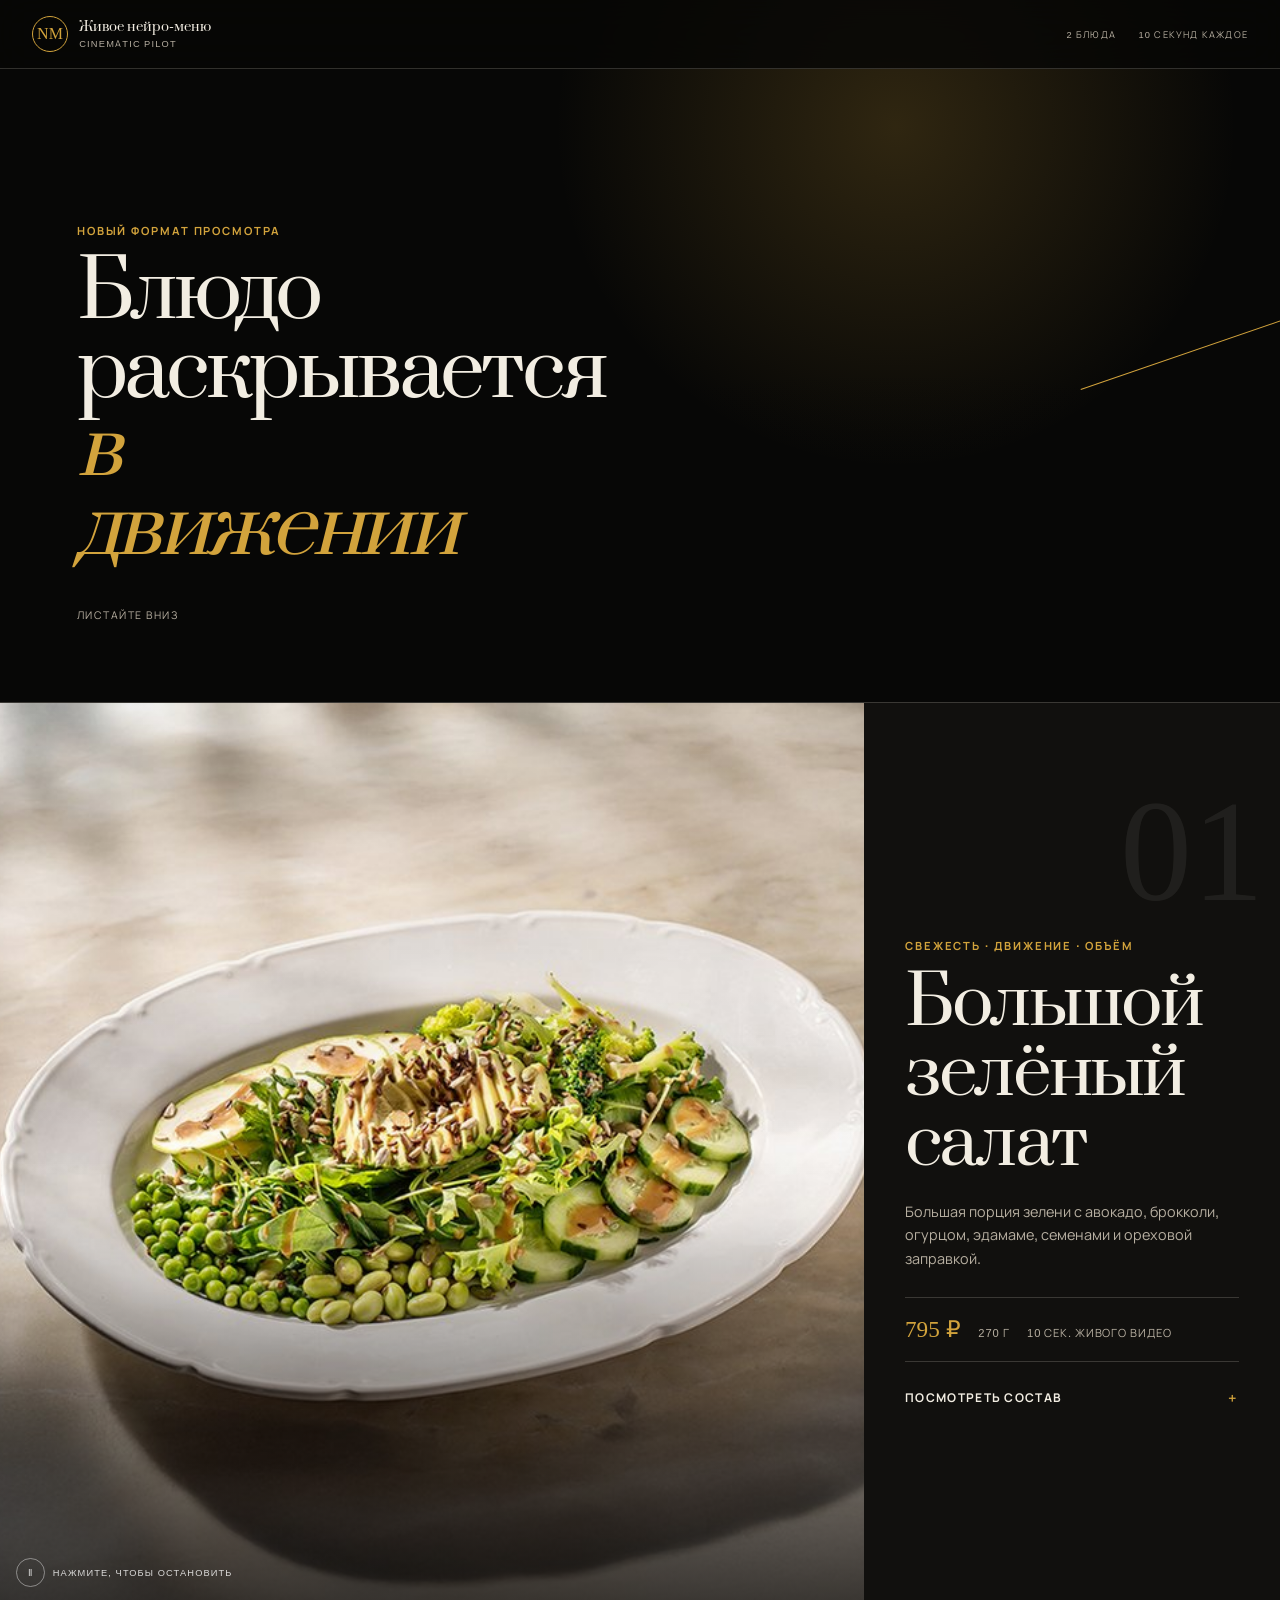
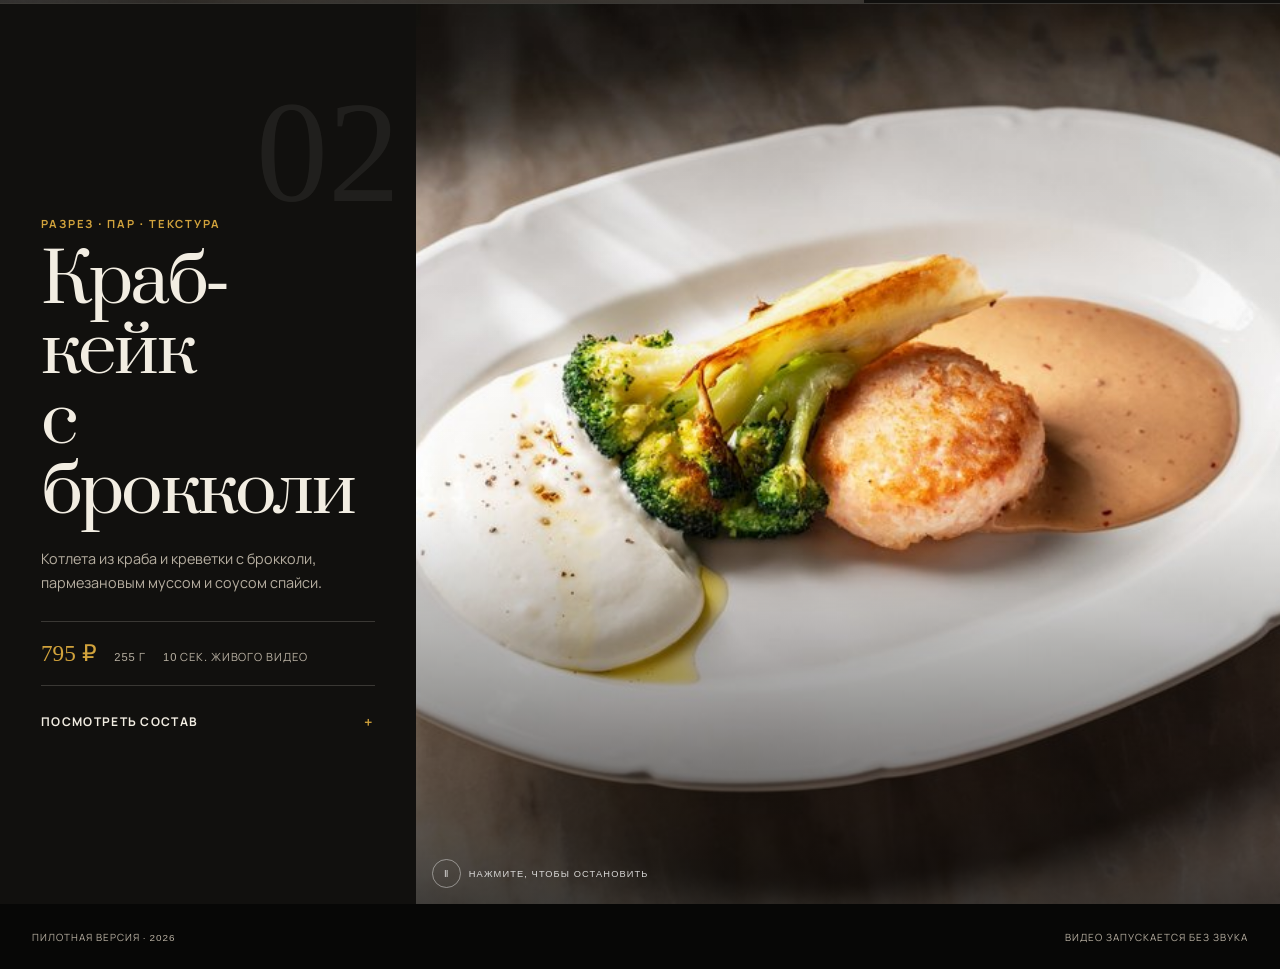
<file: cinematic.html>
<!doctype html>
<html lang="ru">
  <head>
    <meta charset="UTF-8" />
    <meta name="viewport" content="width=device-width, initial-scale=1.0" />
    <meta name="theme-color" content="#070706" />
    <meta
      name="description"
      content="Пилотная версия живого нейро-меню с десятисекундными кинематографичными блюдами."
    />
    <title>Живое нейро-меню · 10 секунд вкуса</title>
    <script type="module" crossorigin src="/assets/cinematic-BFfBXfKP.js"></script>
    <link rel="modulepreload" crossorigin href="/assets/jsx-runtime-wmGJmj_7.js">
    <link rel="modulepreload" crossorigin href="/assets/menu-D45uYLZ5.js">
    <link rel="stylesheet" crossorigin href="/assets/cinematic-BG3dbSu7.css">
  </head>
  <body>
    <div id="cinematic-root"></div>
  </body>
</html>
</file>
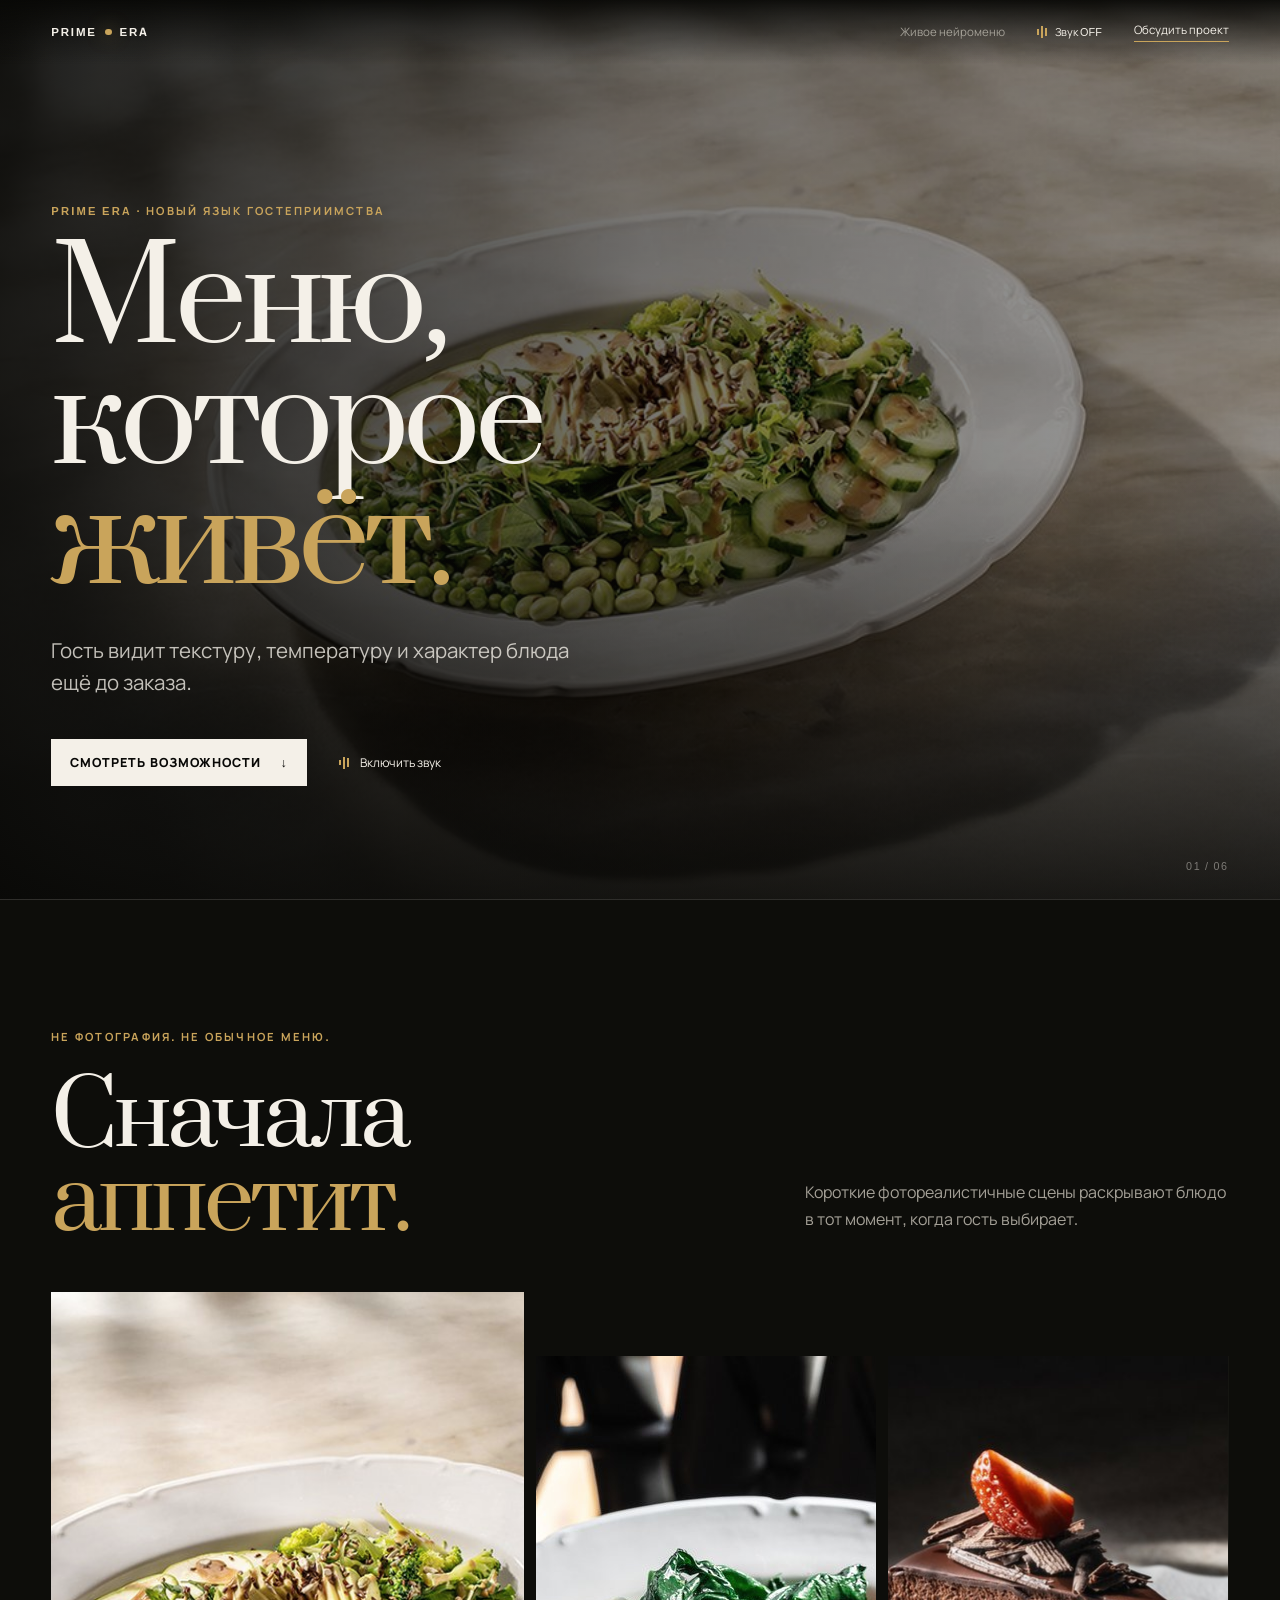
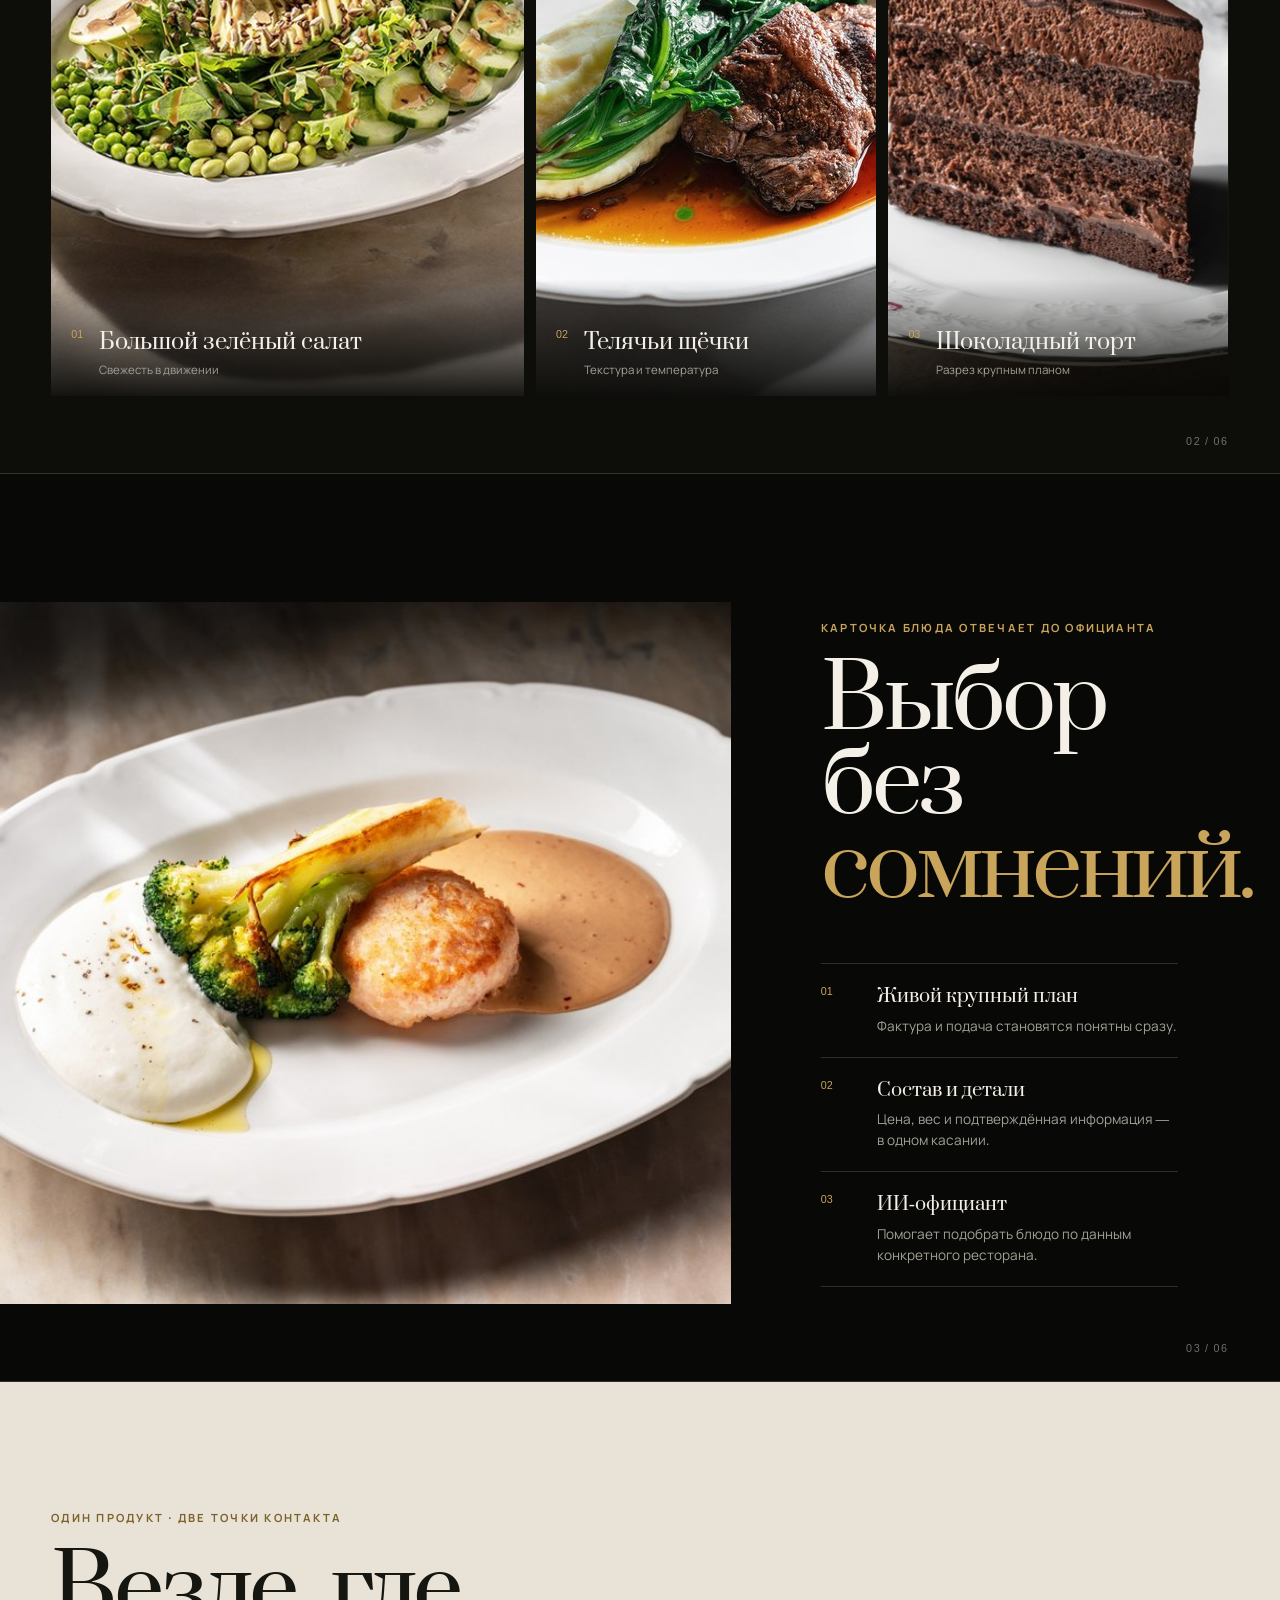
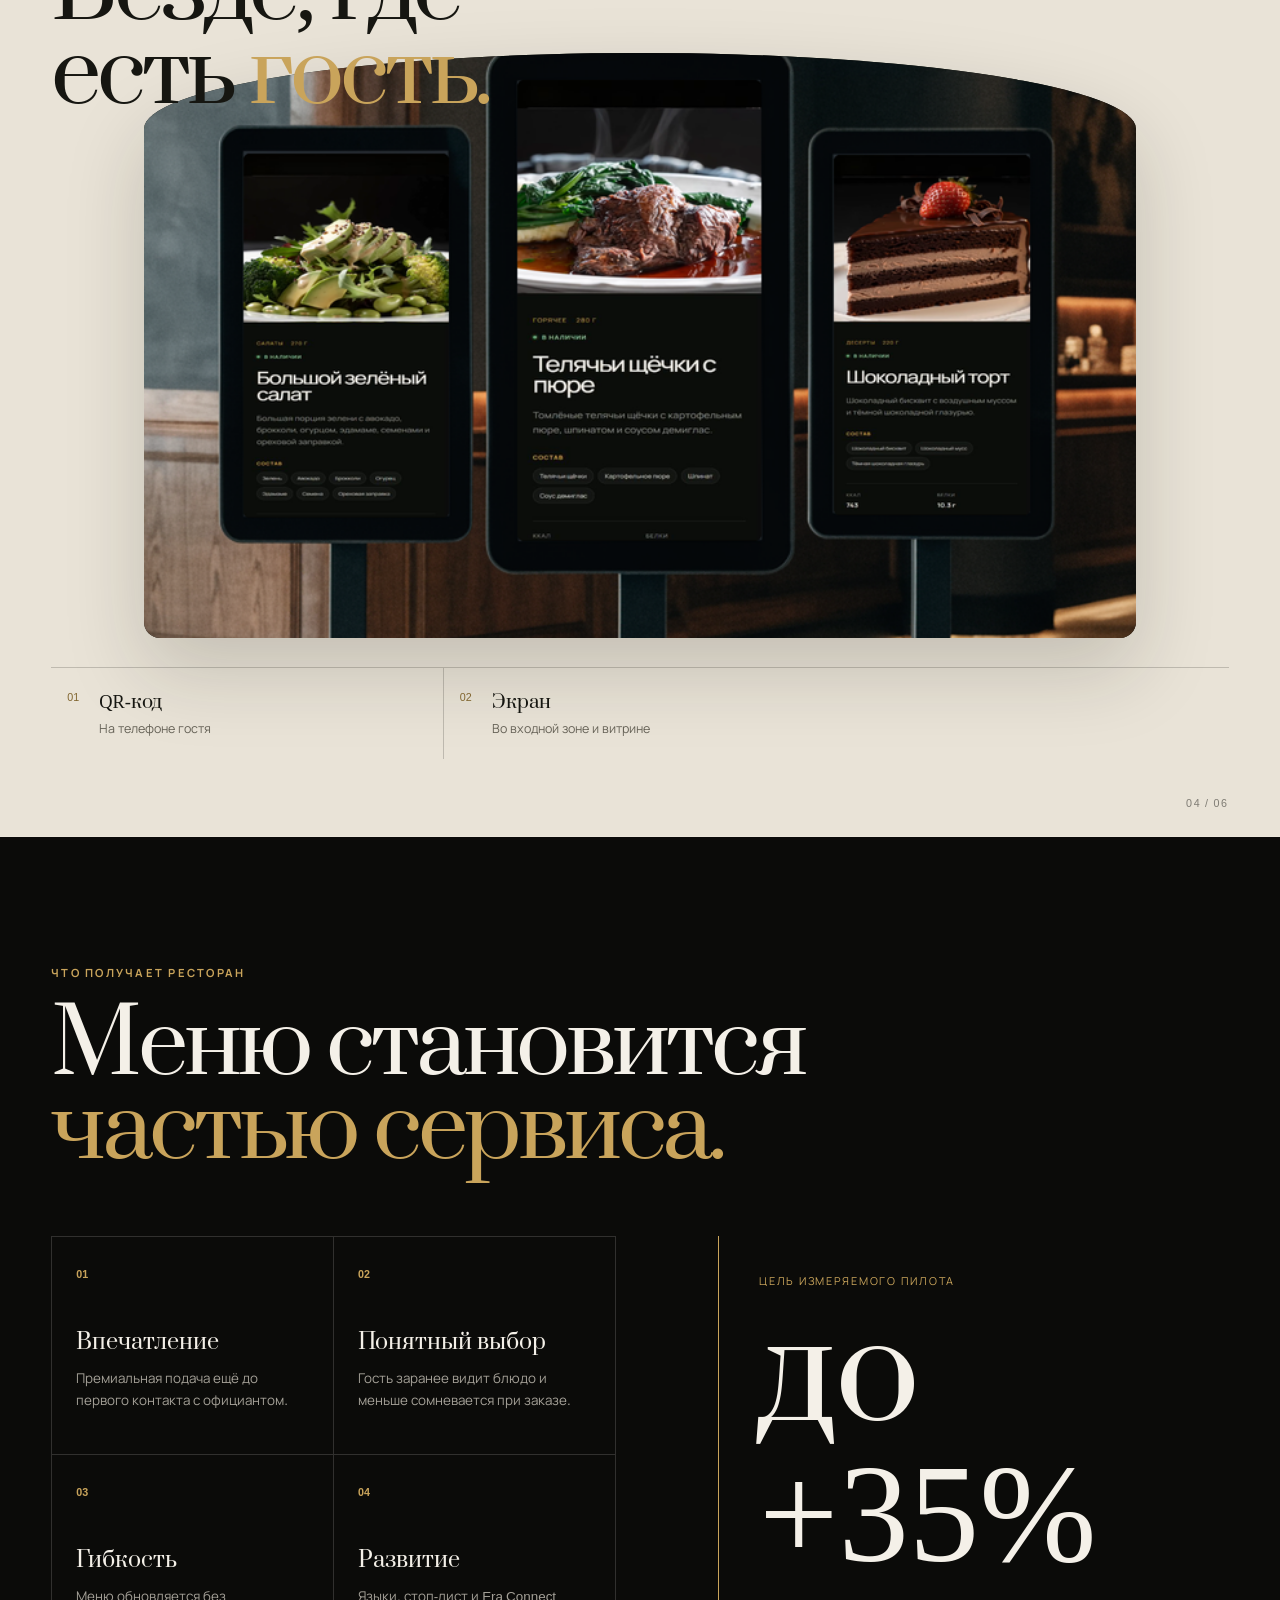
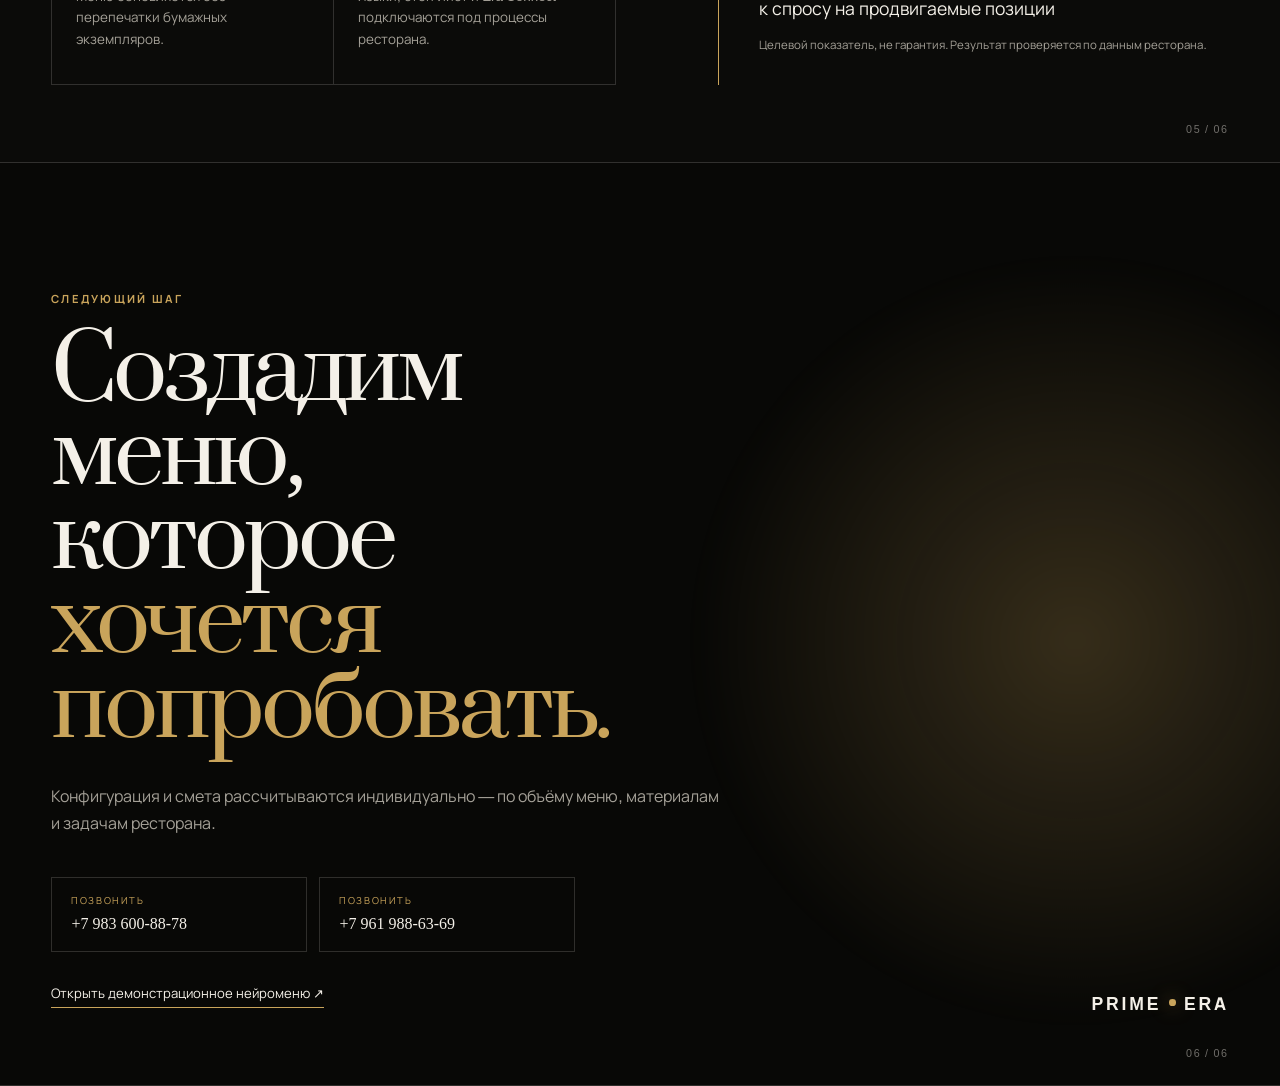
<file: presentation.html>
<!doctype html>
<html lang="ru">
  <head>
    <meta charset="UTF-8" />
    <meta name="viewport" content="width=device-width, initial-scale=1.0" />
    <meta name="theme-color" content="#080806" />
    <meta
      name="description"
      content="Живая веб-презентация нейроменю PRIME ERA для владельцев ресторанов."
    />
    <meta property="og:type" content="website" />
    <meta property="og:title" content="PRIME ERA · Живое нейроменю" />
    <meta
      property="og:description"
      content="Меню, которое гость сначала видит — и только потом заказывает."
    />
    <title>PRIME ERA · Веб-презентация</title>
    <script type="module" crossorigin src="/assets/presentation-DuMkx_A1.js"></script>
    <link rel="modulepreload" crossorigin href="/assets/jsx-runtime-wmGJmj_7.js">
    <link rel="modulepreload" crossorigin href="/assets/useAmbientMusic-2s7sj-Id.js">
    <link rel="stylesheet" crossorigin href="/assets/presentation-DdtTI7pG.css">
  </head>
  <body>
    <div id="presentation-root"></div>
  </body>
</html>
</file>
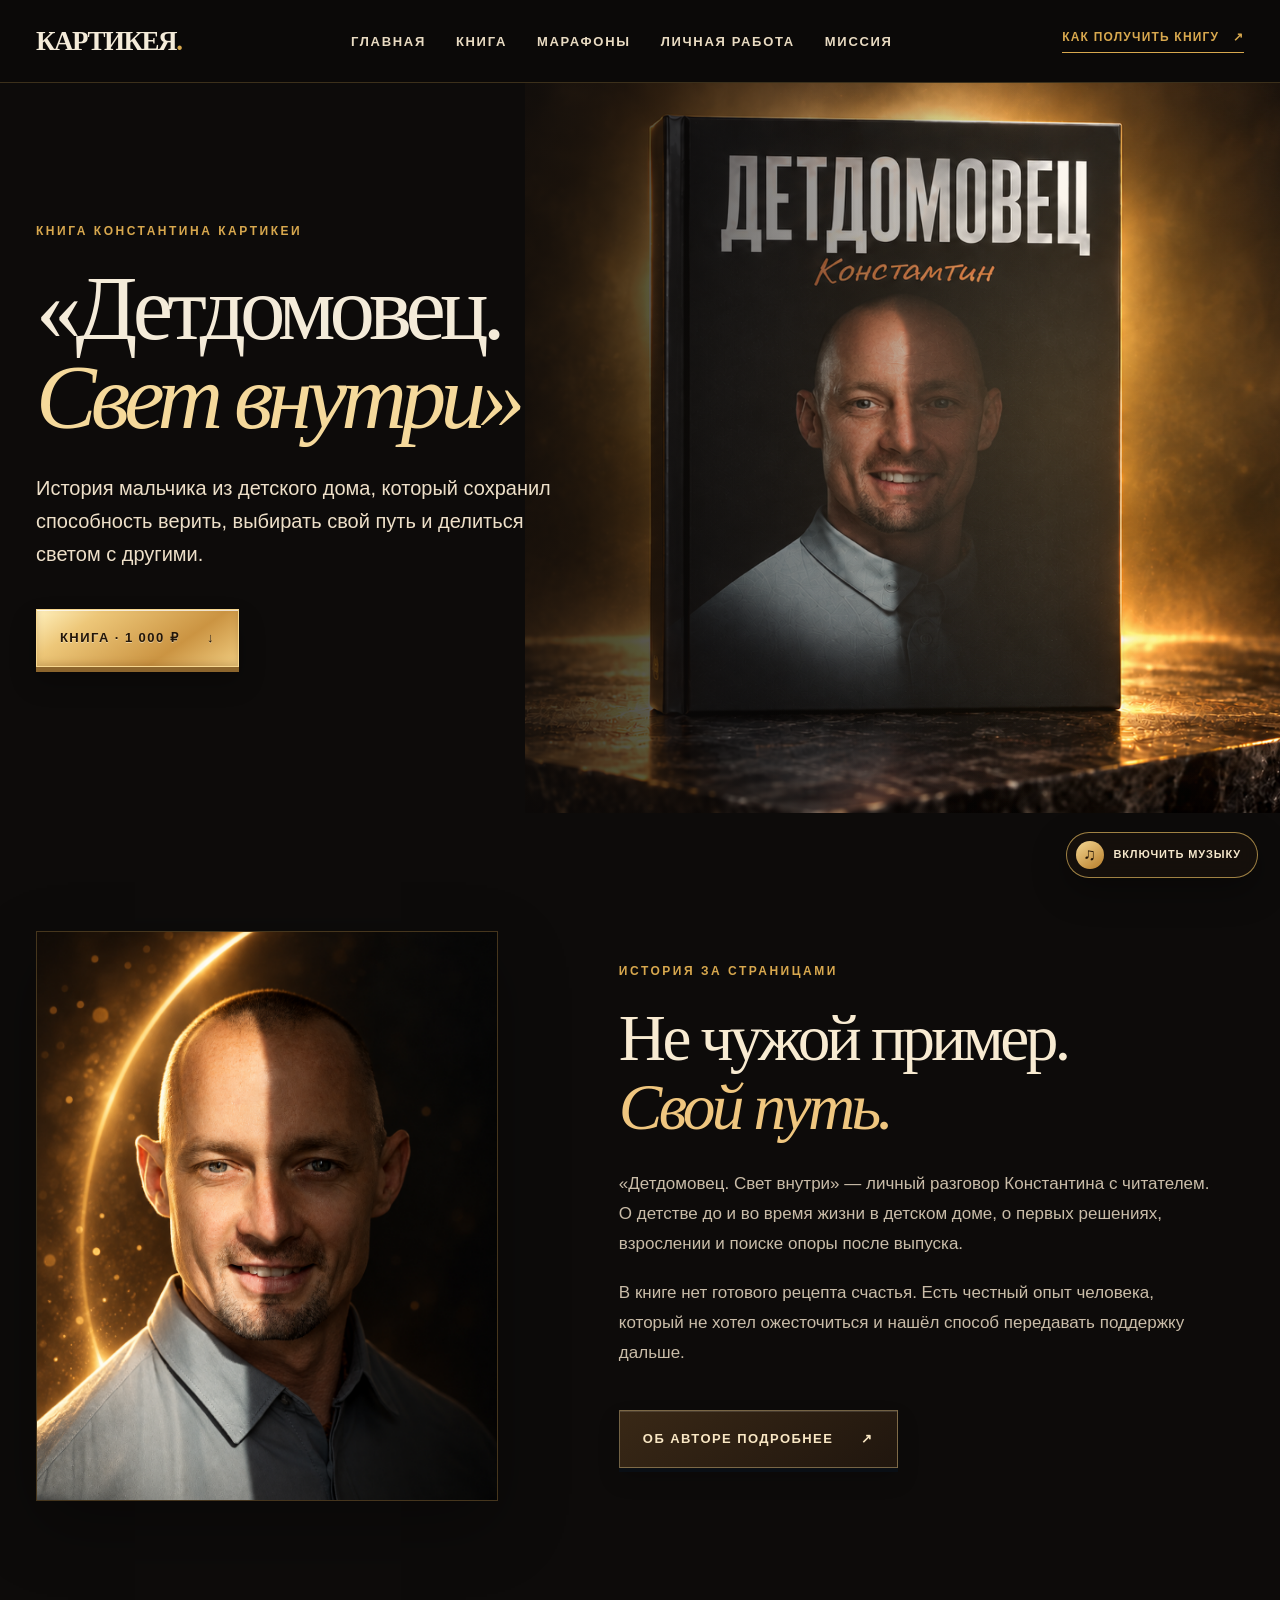
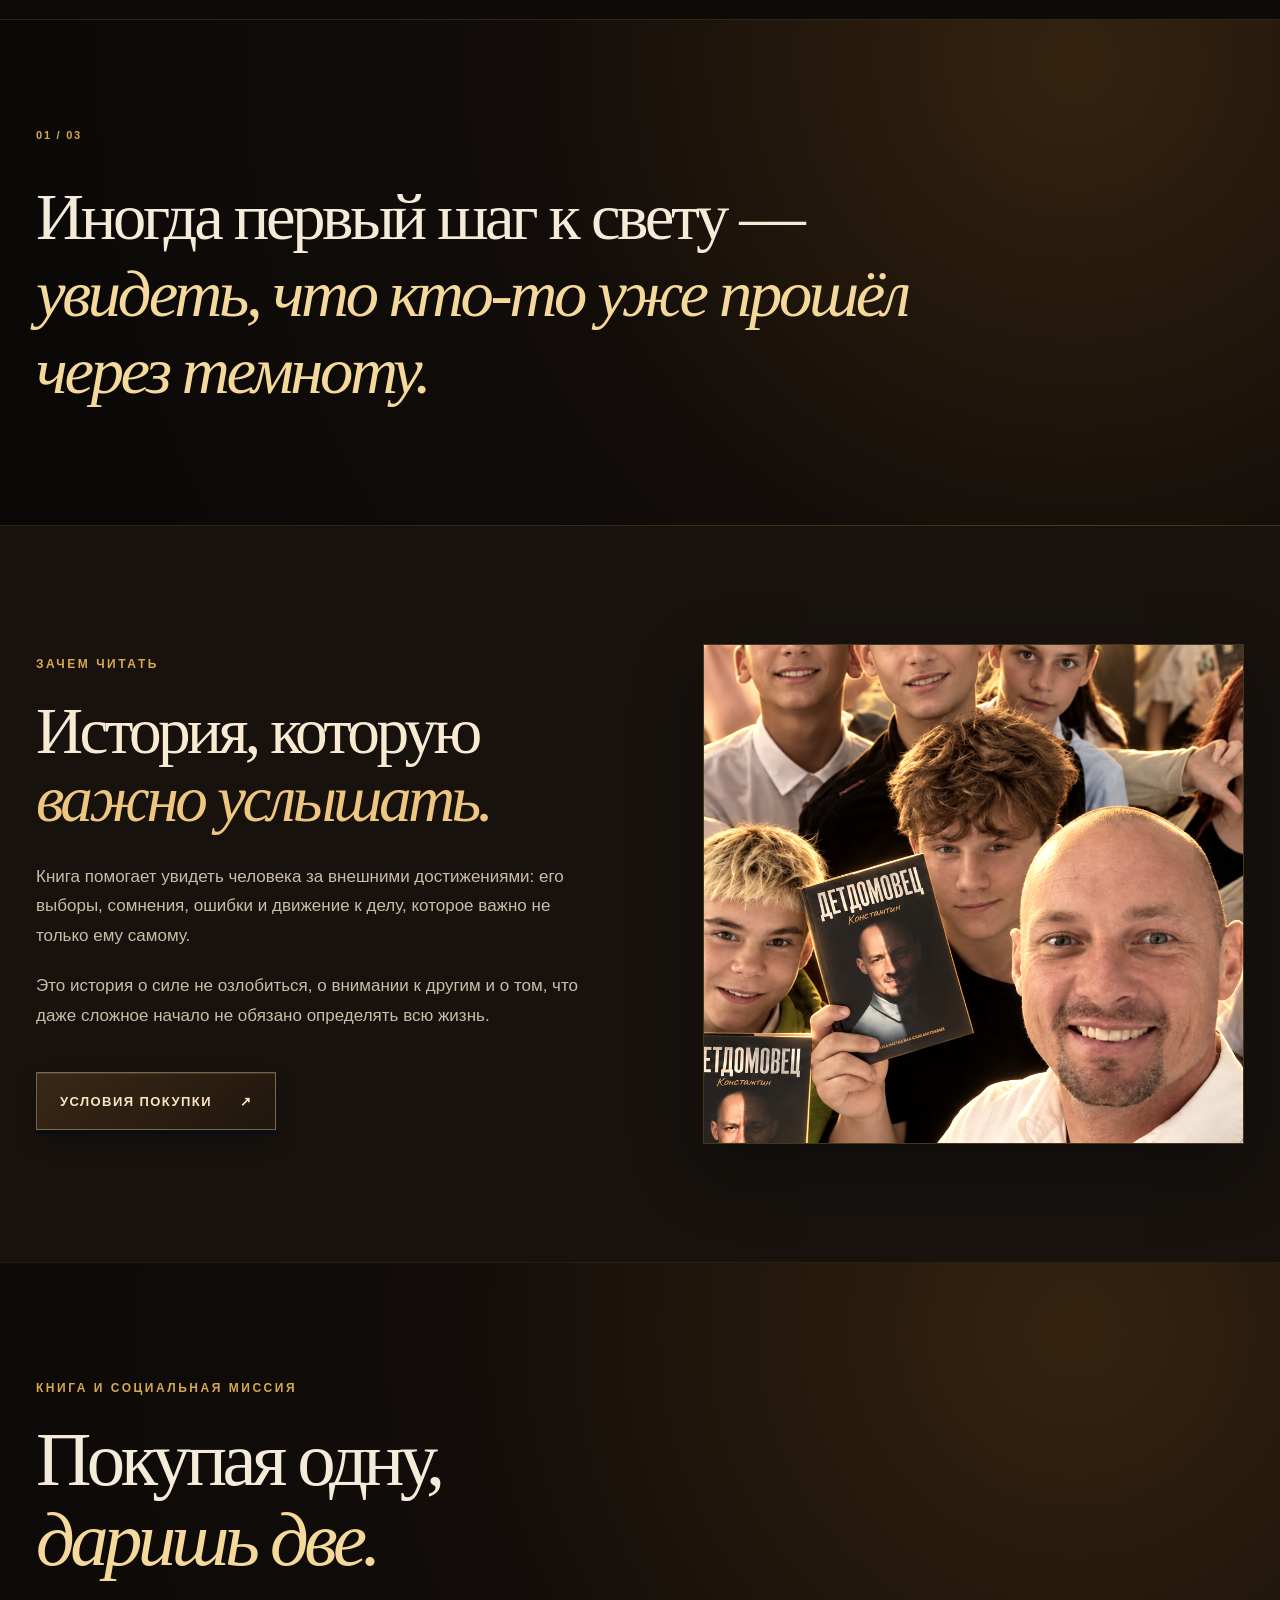
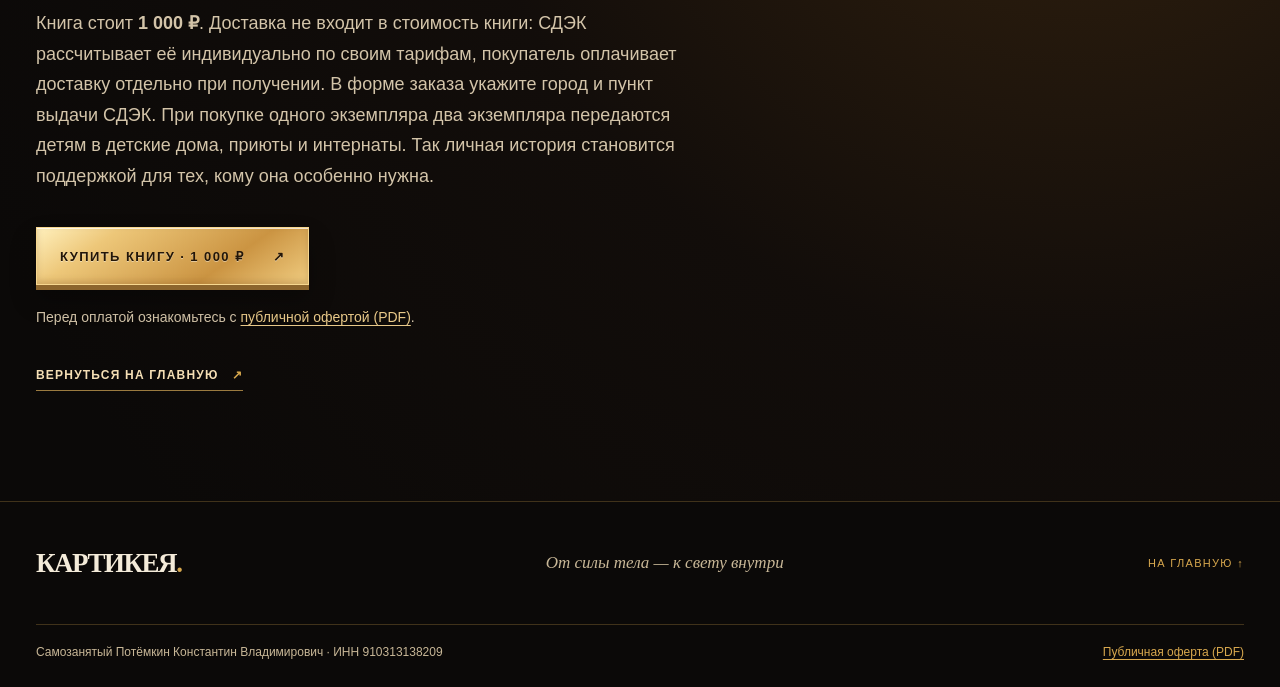
<file: kartikeya/book.html>
<!doctype html>
<html lang="ru">
<head>
  <meta charset="utf-8">
  <meta name="viewport" content="width=device-width, initial-scale=1">
  <meta name="theme-color" content="#111923">
  <meta name="description" content="Книга Константина Картикеи «Детдомовец. Свет внутри» — личная история пути и поиска внутренней опоры.">
  <link rel="canonical" href="https://juliyanikitina.github.io/kartikeya/book.html">
  <meta property="og:type" content="book">
  <meta property="og:locale" content="ru_RU">
  <meta property="og:site_name" content="Картикея">
  <meta property="og:title" content="Книга «Детдомовец. Свет внутри» — Картикея">
  <meta property="og:description" content="Личная история Константина о пути от детского дома к внутренней опоре.">
  <meta property="og:url" content="https://juliyanikitina.github.io/kartikeya/book.html">
  <meta property="og:image" content="https://juliyanikitina.github.io/kartikeya/assets/book-spotlight-v3.png">
  <meta property="og:image:secure_url" content="https://juliyanikitina.github.io/kartikeya/assets/book-spotlight-v3.png">
  <meta property="og:image:type" content="image/png">
  <meta property="og:image:width" content="1695">
  <meta property="og:image:height" content="928">
  <meta property="og:image:alt" content="Книга «Детдомовец» в золотом свете">
  <meta name="twitter:card" content="summary_large_image">
  <meta name="twitter:title" content="Книга «Детдомовец. Свет внутри» — Картикея">
  <meta name="twitter:image" content="https://juliyanikitina.github.io/kartikeya/assets/book-spotlight-v3.png">
  <title>Книга «Детдомовец. Свет внутри» — Картикея</title>
  <link rel="stylesheet" href="styles.css?v=20261014-offers">
  <link rel="stylesheet" href="pages.css?v=20261014-offers">
  <link rel="stylesheet" href="gold-theme.css?v=20261020-offer-link">
</head>
<body>
  <a class="skip-link" href="#main">Перейти к содержанию</a>
  <header class="site-header"><div class="shell header-inner">
    <a class="wordmark" href="index.html" aria-label="Картикея — на главную">КАРТИКЕЯ<span class="wordmark-dot">.</span></a>
    <nav class="desktop-nav" aria-label="Основная навигация"><a href="index.html">Главная</a><a href="book.html" aria-current="page">Книга</a><a href="programs.html">Марафоны</a><a href="mentorship.html">Личная работа</a><a href="projects.html">Миссия</a></nav>
    <a class="header-link" href="#availability">Как получить книгу <span aria-hidden="true">↗</span></a>
    <button class="menu-toggle" type="button" aria-label="Открыть меню" aria-expanded="false" aria-controls="mobile-nav"><span></span><span></span></button>
  </div><nav class="mobile-nav" id="mobile-nav" aria-label="Мобильная навигация" hidden><a href="index.html">Главная</a><a href="book.html">Книга</a><a href="programs.html">Марафоны</a><a href="mentorship.html">Личная работа</a><a href="projects.html">Миссия</a></nav></header>
  <main id="main">
    <section class="page-hero book-hero" aria-labelledby="book-hero-title">
      <img class="book-hero-product" src="assets/book-spotlight-v3.png" alt="Книга «Детдомовец» в золотом свете" width="1695" height="928" fetchpriority="high">
      <div class="shell page-hero-inner">
        <p class="kicker light">Книга Константина Картикеи</p>
        <h1 id="book-hero-title">«Детдомовец.<br><em>Свет внутри»</em></h1>
        <p class="page-lead">История мальчика из детского дома, который сохранил способность верить, выбирать свой путь и делиться светом с другими.</p>
        <a class="button button-gold" href="#availability">Книга · 1 000 ₽ <span aria-hidden="true">↓</span></a>
      </div>
    </section>

    <section class="section story-section" id="story" aria-labelledby="story-title">
      <div class="shell story-layout">
        <div class="story-photo reveal gold-motion"><img src="assets/gold-portrait.png" alt="Константин Картикея на границе света и тени" width="1024" height="1536" loading="lazy"></div>
        <div class="story-text reveal"><p class="kicker">История за страницами</p><h2 id="story-title">Не чужой пример.<br><i>Свой путь.</i></h2><p>«Детдомовец. Свет внутри» — личный разговор Константина с читателем. О детстве до и во время жизни в детском доме, о первых решениях, взрослении и поиске опоры после выпуска.</p><p>В книге нет готового рецепта счастья. Есть честный опыт человека, который не хотел ожесточиться и нашёл способ передавать поддержку дальше.</p><a class="button button-dark" href="story.html">Об авторе подробнее <span aria-hidden="true">↗</span></a></div>
      </div>
    </section>

    <section class="book-statement reveal"><div class="shell"><span class="statement-number">01 / 03</span><p>Иногда первый шаг к свету — <em>увидеть, что кто-то уже прошёл через темноту.</em></p></div></section>

    <section class="section book-detail-section" aria-labelledby="book-detail-title"><div class="shell detail-layout">
      <div class="detail-copy reveal"><p class="kicker">Зачем читать</p><h2 id="book-detail-title">История, которую<br><i>важно услышать.</i></h2><p>Книга помогает увидеть человека за внешними достижениями: его выборы, сомнения, ошибки и движение к делу, которое важно не только ему самому.</p><p>Это история о силе не озлобиться, о внимании к другим и о том, что даже сложное начало не обязано определять всю жизнь.</p><a class="button button-dark" href="#availability">Условия покупки <span aria-hidden="true">↗</span></a></div>
      <div class="detail-image reveal"><img src="assets/book-group-gold-v2.png" alt="Константин с детьми и книгой «Детдомовец»" width="1695" height="928" loading="lazy"></div>
    </div></section>

    <section class="section availability-section" id="availability" aria-labelledby="availability-title"><div class="shell availability-inner reveal">
      <p class="kicker light">Книга и социальная миссия</p><h2 id="availability-title">Покупая одну,<br><i>даришь две.</i></h2>
      <p>Книга стоит <strong>1 000 ₽</strong>. Доставка не входит в стоимость книги: СДЭК рассчитывает её индивидуально по своим тарифам, покупатель оплачивает доставку отдельно при получении. В форме заказа укажите город и пункт выдачи СДЭК. При покупке одного экземпляра два экземпляра передаются детям в детские дома, приюты и интернаты. Так личная история становится поддержкой для тех, кому она особенно нужна.</p>
      <a class="button button-gold" href="https://link.payform.ru/?paymentLinkId=60148e56-fc9a-44c6-b6a5-a0950da22411">Купить книгу · 1 000 ₽ <span aria-hidden="true">↗</span></a>
      <p class="offer-notice">Перед оплатой ознакомьтесь с <a href="public-offer.pdf" target="_blank" rel="noopener noreferrer">публичной офертой (PDF)</a>.</p>
      <a class="text-link" href="index.html">Вернуться на главную <span aria-hidden="true">↗</span></a>
    </div></section>
  </main>
  <footer class="site-footer"><div class="shell footer-inner"><a class="wordmark" href="index.html">КАРТИКЕЯ<span class="wordmark-dot">.</span></a><span>От силы тела — к свету внутри</span><a href="index.html">На главную ↑</a></div><div class="shell footer-legal"><span>Самозанятый Потёмкин Константин Владимирович · ИНН 910313138209</span><a href="public-offer.pdf" target="_blank" rel="noopener noreferrer">Публичная оферта (PDF)</a></div></footer>
  <script src="script.js" defer></script>
</body>
</html>
</file>
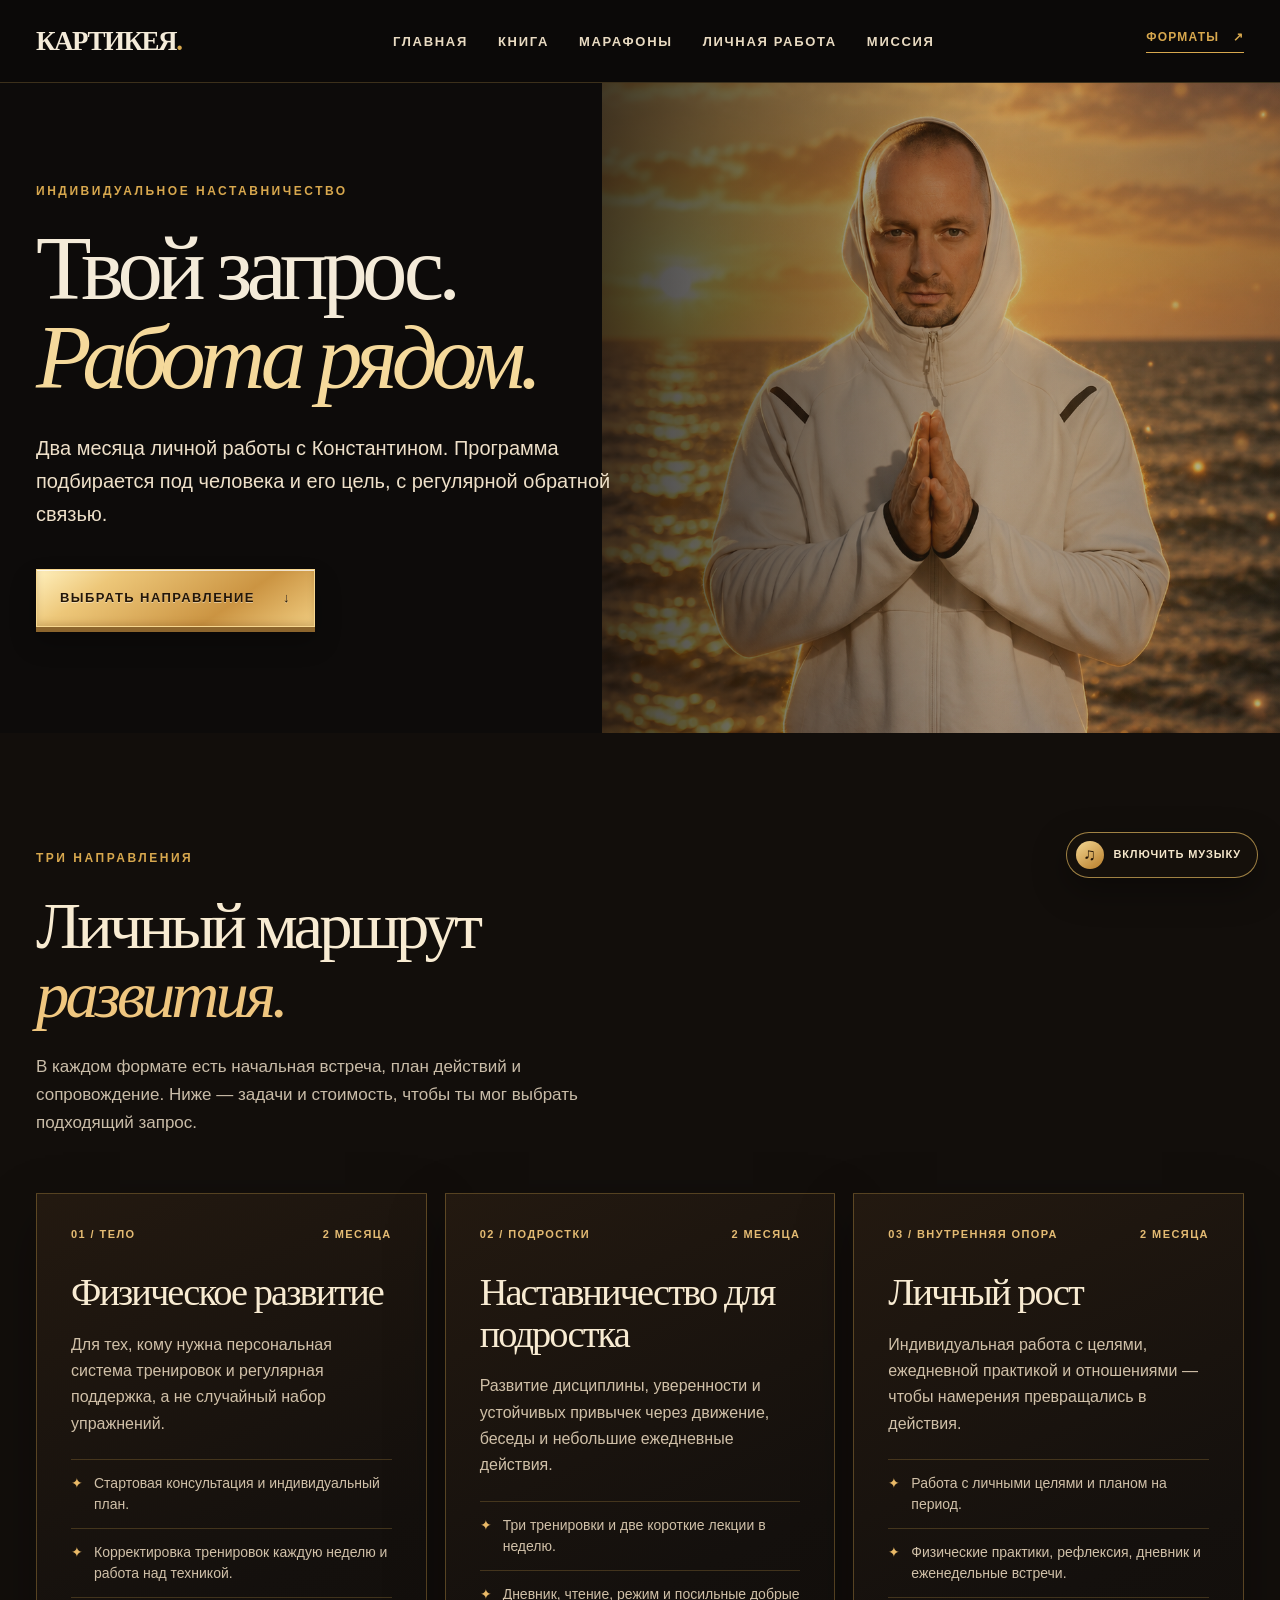
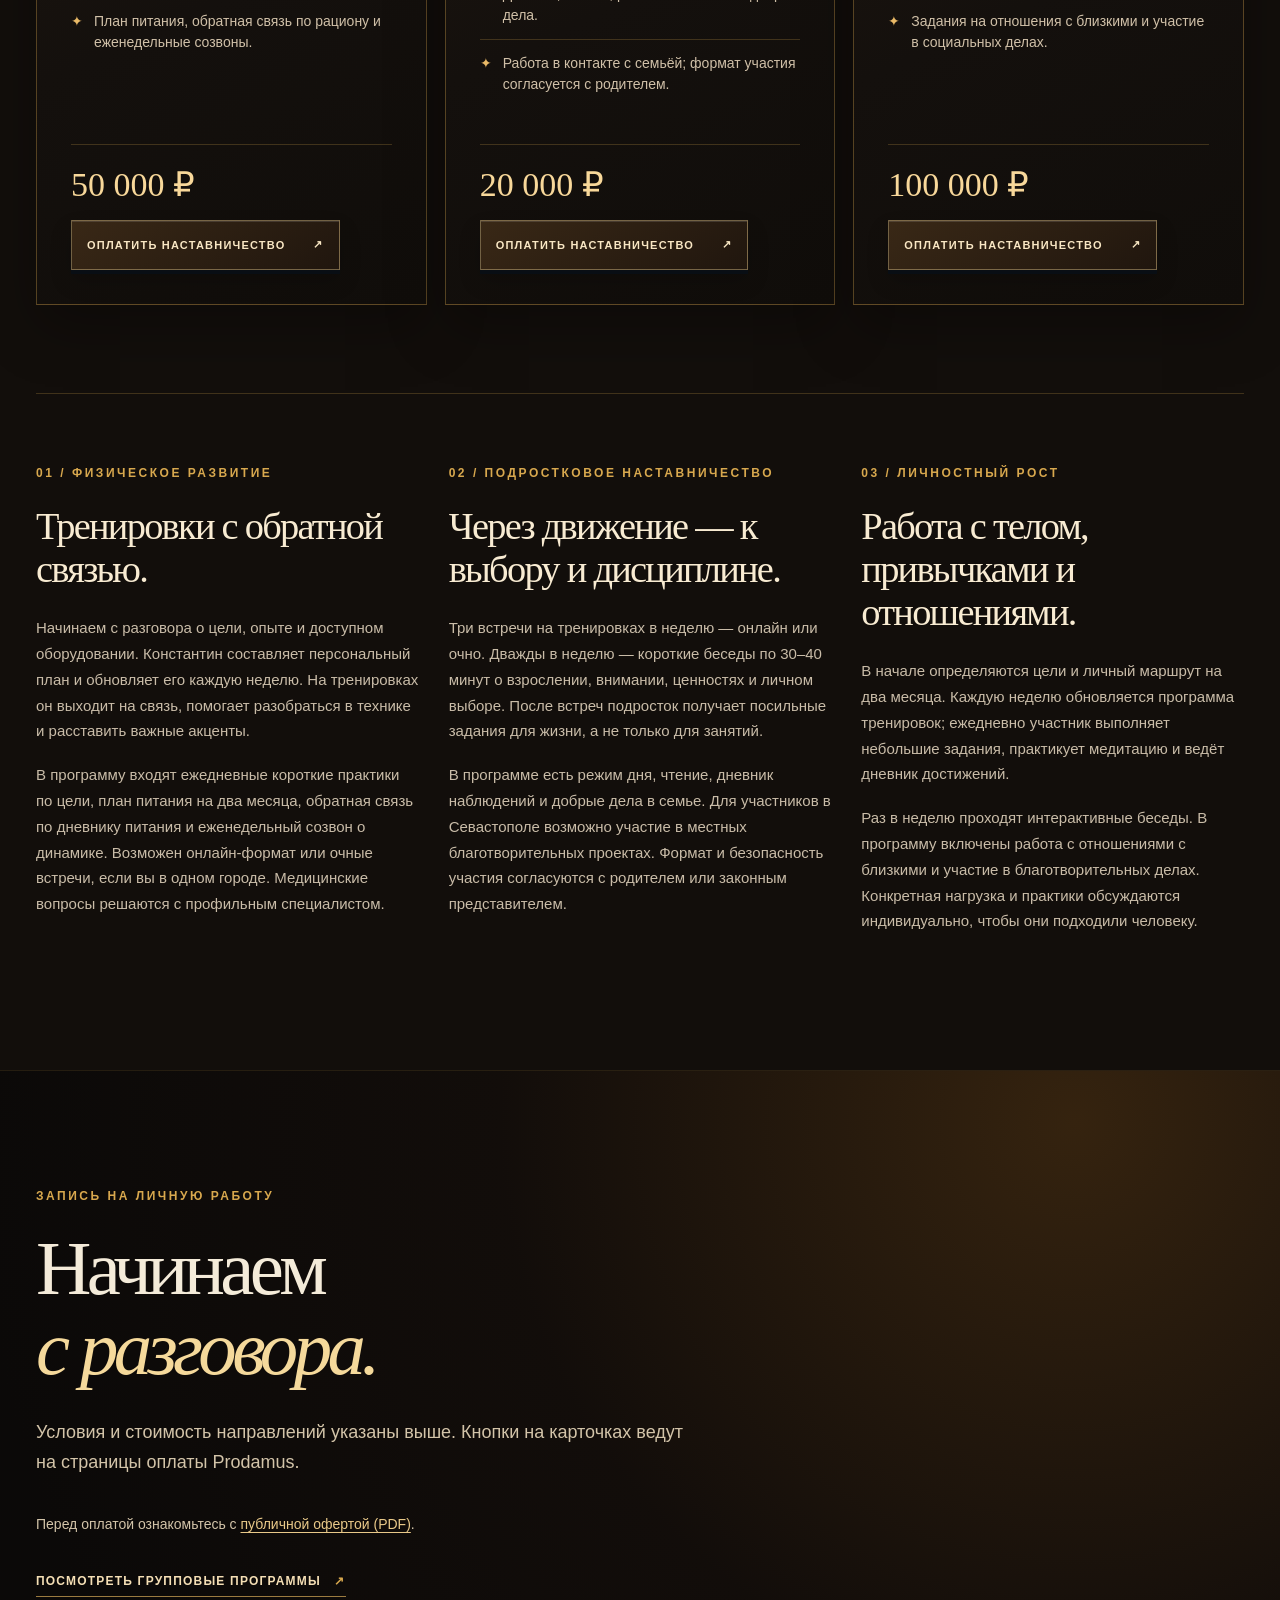
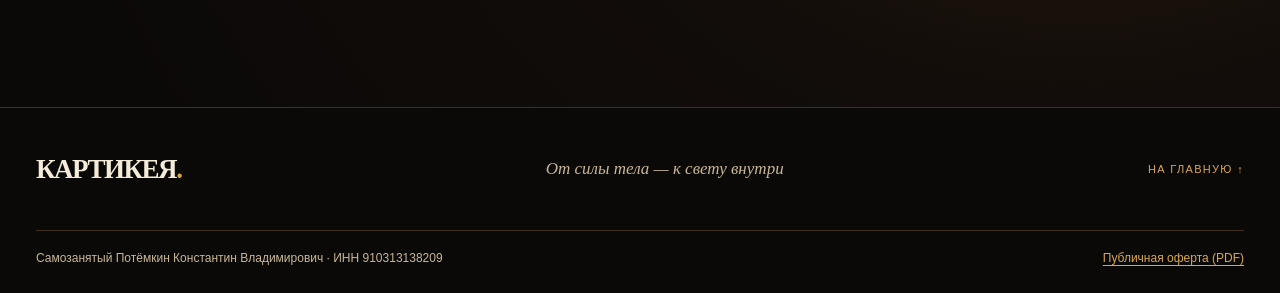
<file: kartikeya/mentorship.html>
<!doctype html>
<html lang="ru">
<head><meta charset="utf-8"><meta name="viewport" content="width=device-width, initial-scale=1"><meta name="theme-color" content="#0d0b0a"><meta name="description" content="Личное наставничество Константина Картикеи: физическое развитие, работа с подростками и личный рост. Форматы и стоимость."><title>Личная работа — Картикея</title><link rel="stylesheet" href="styles.css?v=20261014-offers"><link rel="stylesheet" href="pages.css?v=20261014-offers"><link rel="stylesheet" href="gold-theme.css?v=20261020-offer-link"></head>
<body>
  <a class="skip-link" href="#main">Перейти к содержанию</a>
  <header class="site-header"><div class="shell header-inner"><a class="wordmark" href="index.html" aria-label="Картикея — на главную">КАРТИКЕЯ<span class="wordmark-dot">.</span></a><nav class="desktop-nav" aria-label="Основная навигация"><a href="index.html">Главная</a><a href="book.html">Книга</a><a href="programs.html">Марафоны</a><a href="mentorship.html" aria-current="page">Личная работа</a><a href="projects.html">Миссия</a></nav><a class="header-link" href="#formats">Форматы <span aria-hidden="true">↗</span></a><button class="menu-toggle" type="button" aria-label="Открыть меню" aria-expanded="false" aria-controls="mobile-nav"><span></span><span></span></button></div><nav class="mobile-nav" id="mobile-nav" aria-label="Мобильная навигация" hidden><a href="index.html">Главная</a><a href="book.html">Книга</a><a href="programs.html">Марафоны</a><a href="mentorship.html">Личная работа</a><a href="projects.html">Миссия</a></nav></header>
  <main id="main">
    <section class="page-hero mentor-hero"><div class="shell page-hero-inner"><p class="kicker light">Индивидуальное наставничество</p><h1>Твой запрос.<br><em>Работа рядом.</em></h1><p class="page-lead">Два месяца личной работы с Константином. Программа подбирается под человека и его цель, с регулярной обратной связью.</p><a class="button button-gold" href="#formats">Выбрать направление <span aria-hidden="true">↓</span></a></div><img class="mentor-hero-image" src="assets/gold-sea-calm.png" alt="Константин на фоне золотого заката у моря" width="1024" height="1536"><video class="page-hero-video motion-clip" data-motion-clip data-autoplay="in-view" data-src="assets/scene-manifesto.mp4" muted loop playsinline preload="none" aria-hidden="true"></video></section>
    <section class="section offers-section" id="formats"><div class="shell"><div class="section-heading"><p class="kicker">Три направления</p><h2>Личный маршрут<br><i>развития.</i></h2><p>В каждом формате есть начальная встреча, план действий и сопровождение. Ниже — задачи и стоимость, чтобы ты мог выбрать подходящий запрос.</p></div>
      <div class="offer-grid three">
        <article class="offer-card reveal"><div class="offer-topline"><span>01 / Тело</span><span>2 месяца</span></div><h3>Физическое развитие</h3><p>Для тех, кому нужна персональная система тренировок и регулярная поддержка, а не случайный набор упражнений.</p><ul><li>Стартовая консультация и индивидуальный план.</li><li>Корректировка тренировок каждую неделю и работа над техникой.</li><li>План питания, обратная связь по рациону и еженедельные созвоны.</li></ul><div class="offer-bottom"><strong>50 000 ₽</strong><a class="button button-dark" href="https://link.payform.ru/?paymentLinkId=ce470a8e-37b7-4526-aa6b-96b16c929a50">Оплатить наставничество <span aria-hidden="true">↗</span></a></div></article>
        <article class="offer-card reveal"><div class="offer-topline"><span>02 / Подростки</span><span>2 месяца</span></div><h3>Наставничество для подростка</h3><p>Развитие дисциплины, уверенности и устойчивых привычек через движение, беседы и небольшие ежедневные действия.</p><ul><li>Три тренировки и две короткие лекции в неделю.</li><li>Дневник, чтение, режим и посильные добрые дела.</li><li>Работа в контакте с семьёй; формат участия согласуется с родителем.</li></ul><div class="offer-bottom"><strong>20 000 ₽</strong><a class="button button-dark" href="https://link.payform.ru/?paymentLinkId=e8f17219-3d5a-41aa-975f-772a6709206f">Оплатить наставничество <span aria-hidden="true">↗</span></a></div></article>
        <article class="offer-card reveal"><div class="offer-topline"><span>03 / Внутренняя опора</span><span>2 месяца</span></div><h3>Личный рост</h3><p>Индивидуальная работа с целями, ежедневной практикой и отношениями — чтобы намерения превращались в действия.</p><ul><li>Работа с личными целями и планом на период.</li><li>Физические практики, рефлексия, дневник и еженедельные встречи.</li><li>Задания на отношения с близкими и участие в социальных делах.</li></ul><div class="offer-bottom"><strong>100 000 ₽</strong><a class="button button-dark" href="https://link.payform.ru/?paymentLinkId=0e36f2d9-ee6a-4629-8ba9-040c36be1d1b">Оплатить наставничество <span aria-hidden="true">↗</span></a></div></article>
      </div>
      <div class="program-detail-grid three">
        <div class="program-detail"><p class="kicker">01 / Физическое развитие</p><h3>Тренировки с обратной связью.</h3><p>Начинаем с разговора о цели, опыте и доступном оборудовании. Константин составляет персональный план и обновляет его каждую неделю. На тренировках он выходит на связь, помогает разобраться в технике и расставить важные акценты.</p><p>В программу входят ежедневные короткие практики по цели, план питания на два месяца, обратная связь по дневнику питания и еженедельный созвон о динамике. Возможен онлайн-формат или очные встречи, если вы в одном городе. Медицинские вопросы решаются с профильным специалистом.</p></div>
        <div class="program-detail"><p class="kicker">02 / Подростковое наставничество</p><h3>Через движение — к выбору и дисциплине.</h3><p>Три встречи на тренировках в неделю — онлайн или очно. Дважды в неделю — короткие беседы по 30–40 минут о взрослении, внимании, ценностях и личном выборе. После встреч подросток получает посильные задания для жизни, а не только для занятий.</p><p>В программе есть режим дня, чтение, дневник наблюдений и добрые дела в семье. Для участников в Севастополе возможно участие в местных благотворительных проектах. Формат и безопасность участия согласуются с родителем или законным представителем.</p></div>
        <div class="program-detail"><p class="kicker">03 / Личностный рост</p><h3>Работа с телом, привычками и отношениями.</h3><p>В начале определяются цели и личный маршрут на два месяца. Каждую неделю обновляется программа тренировок; ежедневно участник выполняет небольшие задания, практикует медитацию и ведёт дневник достижений.</p><p>Раз в неделю проходят интерактивные беседы. В программу включены работа с отношениями с близкими и участие в благотворительных делах. Конкретная нагрузка и практики обсуждаются индивидуально, чтобы они подходили человеку.</p></div>
      </div>
    </div></section>
    <section class="section availability-section" id="enrol"><div class="shell availability-inner"><p class="kicker light">Запись на личную работу</p><h2>Начинаем<br><i>с разговора.</i></h2><p>Условия и стоимость направлений указаны выше. Кнопки на карточках ведут на страницы оплаты Prodamus.</p><p class="offer-notice">Перед оплатой ознакомьтесь с <a href="public-offer.pdf" target="_blank" rel="noopener noreferrer">публичной офертой (PDF)</a>.</p><a class="text-link" href="programs.html">Посмотреть групповые программы <span aria-hidden="true">↗</span></a></div></section>
  </main>
  <footer class="site-footer"><div class="shell footer-inner"><a class="wordmark" href="index.html">КАРТИКЕЯ<span class="wordmark-dot">.</span></a><span>От силы тела — к свету внутри</span><a href="index.html">На главную ↑</a></div><div class="shell footer-legal"><span>Самозанятый Потёмкин Константин Владимирович · ИНН 910313138209</span><a href="public-offer.pdf" target="_blank" rel="noopener noreferrer">Публичная оферта (PDF)</a></div></footer><script src="script.js" defer></script>
</body></html>
</file>
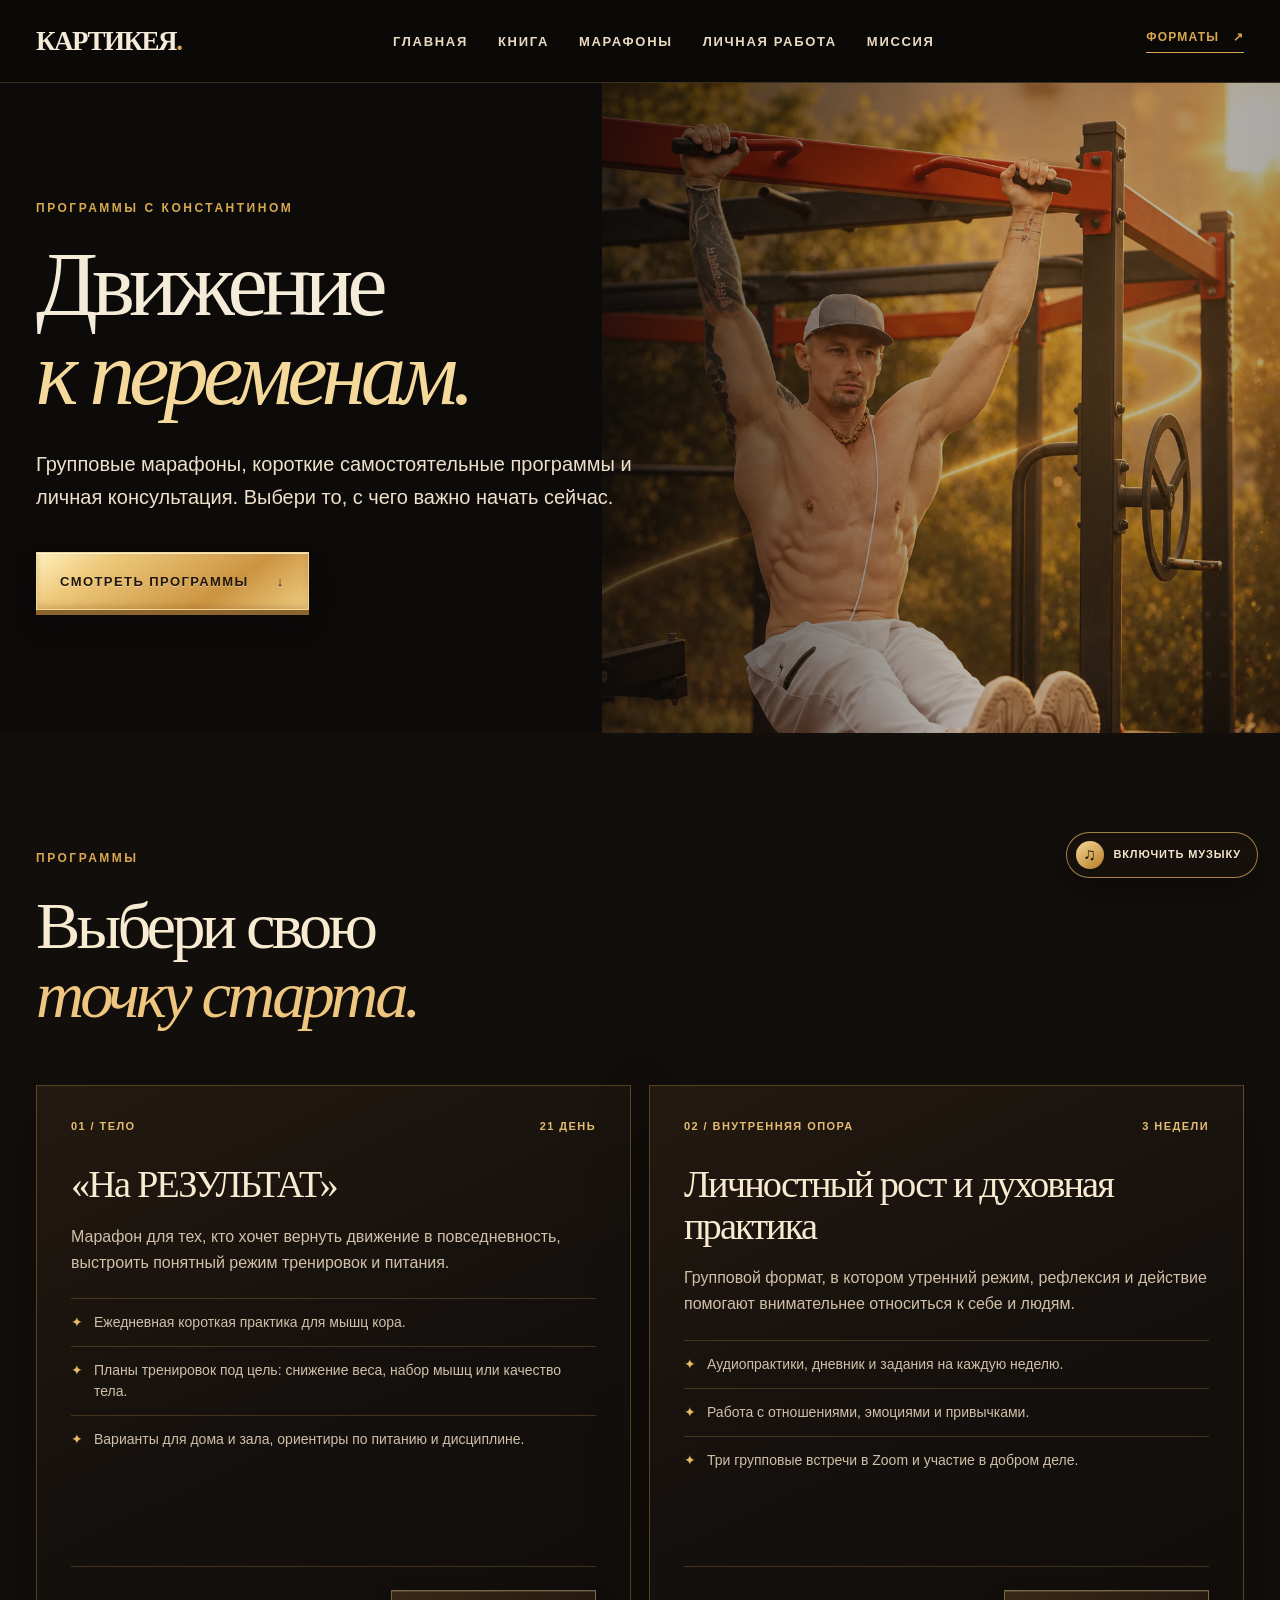
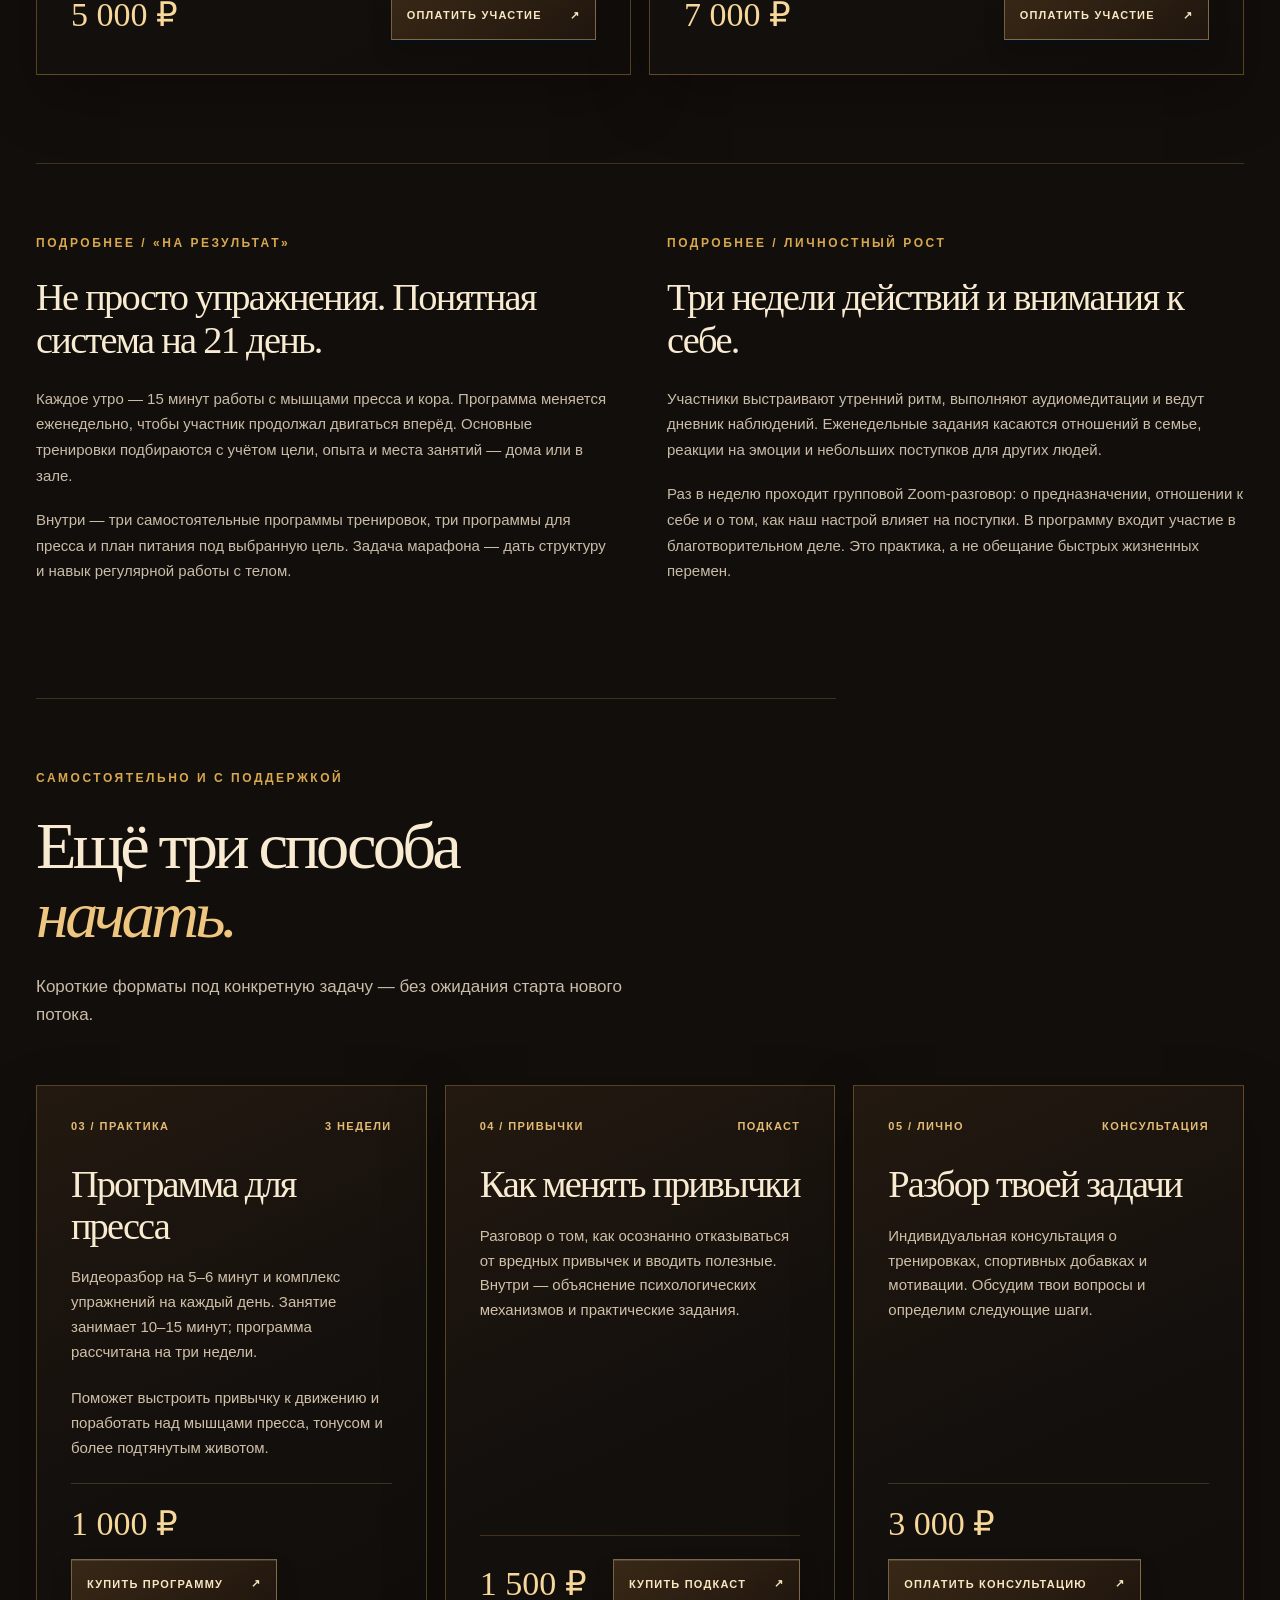
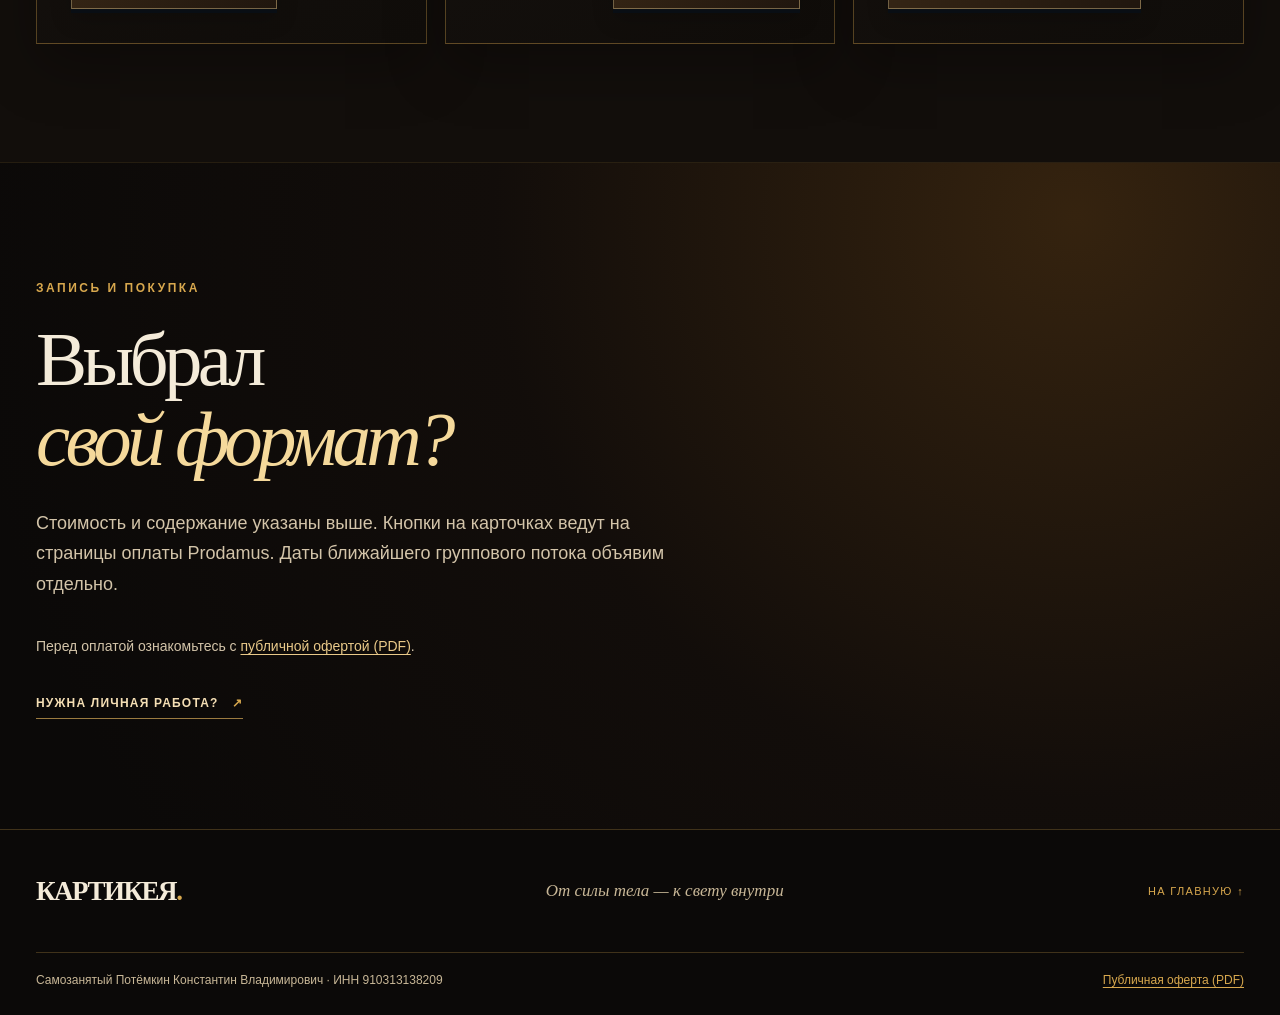
<file: kartikeya/programs.html>
<!doctype html>
<html lang="ru">
<head>
  <meta charset="utf-8"><meta name="viewport" content="width=device-width, initial-scale=1">
  <meta name="theme-color" content="#111923">
  <meta name="description" content="Программы Картикеи: марафоны, короткая программа для пресса, подкаст о привычках и личная консультация.">
  <title>Программы — Картикея</title>
  <link rel="stylesheet" href="styles.css?v=20261014-offers"><link rel="stylesheet" href="pages.css?v=20261014-offers"><link rel="stylesheet" href="gold-theme.css?v=20261020-offer-link">
</head>
<body>
  <a class="skip-link" href="#main">Перейти к содержанию</a>
  <header class="site-header"><div class="shell header-inner">
    <a class="wordmark" href="index.html" aria-label="Картикея — на главную">КАРТИКЕЯ<span class="wordmark-dot">.</span></a>
    <nav class="desktop-nav" aria-label="Основная навигация"><a href="index.html">Главная</a><a href="book.html">Книга</a><a href="programs.html" aria-current="page">Марафоны</a><a href="mentorship.html">Личная работа</a><a href="projects.html">Миссия</a></nav>
    <a class="header-link" href="#formats">Форматы <span aria-hidden="true">↗</span></a>
    <button class="menu-toggle" type="button" aria-label="Открыть меню" aria-expanded="false" aria-controls="mobile-nav"><span></span><span></span></button>
  </div><nav class="mobile-nav" id="mobile-nav" aria-label="Мобильная навигация" hidden><a href="index.html">Главная</a><a href="book.html">Книга</a><a href="programs.html">Марафоны</a><a href="mentorship.html">Личная работа</a><a href="projects.html">Миссия</a></nav></header>
  <main id="main">
    <section class="page-hero mentor-hero"><div class="shell page-hero-inner"><p class="kicker light">Программы с Константином</p><h1>Движение<br><em>к переменам.</em></h1><p class="page-lead">Групповые марафоны, короткие самостоятельные программы и личная консультация. Выбери то, с чего важно начать сейчас.</p><a class="button button-gold" href="#formats">Смотреть программы <span aria-hidden="true">↓</span></a></div><img class="mentor-hero-image" src="assets/gold-sport.png" alt="Константин тренируется на турнике в золотом свете" width="1024" height="1536"><video class="page-hero-video motion-clip" data-motion-clip data-autoplay="in-view" data-src="assets/scene-sport.mp4" muted loop playsinline preload="none" aria-hidden="true"></video></section>
    <section class="section offers-section" id="formats"><div class="shell"><div class="section-heading"><p class="kicker">Программы</p><h2>Выбери свою<br><i>точку старта.</i></h2></div>
      <div class="offer-grid">
        <article class="offer-card reveal"><div class="offer-topline"><span>01 / Тело</span><span>21 день</span></div><h3>«На РЕЗУЛЬТАТ»</h3><p>Марафон для тех, кто хочет вернуть движение в повседневность, выстроить понятный режим тренировок и питания.</p><ul><li>Ежедневная короткая практика для мышц кора.</li><li>Планы тренировок под цель: снижение веса, набор мышц или качество тела.</li><li>Варианты для дома и зала, ориентиры по питанию и дисциплине.</li></ul><div class="offer-bottom"><strong>5 000 ₽</strong><a class="button button-dark" href="https://link.payform.ru/?paymentLinkId=75575bff-6728-43bc-bd44-e078e6784657">Оплатить участие <span aria-hidden="true">↗</span></a></div></article>
        <article class="offer-card reveal"><div class="offer-topline"><span>02 / Внутренняя опора</span><span>3 недели</span></div><h3>Личностный рост и духовная практика</h3><p>Групповой формат, в котором утренний режим, рефлексия и действие помогают внимательнее относиться к себе и людям.</p><ul><li>Аудиопрактики, дневник и задания на каждую неделю.</li><li>Работа с отношениями, эмоциями и привычками.</li><li>Три групповые встречи в Zoom и участие в добром деле.</li></ul><div class="offer-bottom"><strong>7 000 ₽</strong><a class="button button-dark" href="https://link.payform.ru/?paymentLinkId=ea4e3574-a165-4f3a-b43b-7eff658cec40">Оплатить участие <span aria-hidden="true">↗</span></a></div></article>
      </div>
      <div class="program-detail-grid">
        <div class="program-detail"><p class="kicker">Подробнее / «На РЕЗУЛЬТАТ»</p><h3>Не просто упражнения. Понятная система на 21 день.</h3><p>Каждое утро — 15 минут работы с мышцами пресса и кора. Программа меняется еженедельно, чтобы участник продолжал двигаться вперёд. Основные тренировки подбираются с учётом цели, опыта и места занятий — дома или в зале.</p><p>Внутри — три самостоятельные программы тренировок, три программы для пресса и план питания под выбранную цель. Задача марафона — дать структуру и навык регулярной работы с телом.</p></div>
        <div class="program-detail"><p class="kicker">Подробнее / личностный рост</p><h3>Три недели действий и внимания к себе.</h3><p>Участники выстраивают утренний ритм, выполняют аудиомедитации и ведут дневник наблюдений. Еженедельные задания касаются отношений в семье, реакции на эмоции и небольших поступков для других людей.</p><p>Раз в неделю проходит групповой Zoom-разговор: о предназначении, отношении к себе и о том, как наш настрой влияет на поступки. В программу входит участие в благотворительном деле. Это практика, а не обещание быстрых жизненных перемен.</p></div>
      </div>
      <div class="section-heading extra-products-heading" id="extra-products"><p class="kicker">Самостоятельно и с поддержкой</p><h2>Ещё три способа<br><i>начать.</i></h2><p>Короткие форматы под конкретную задачу — без ожидания старта нового потока.</p></div>
      <div class="offer-grid three compact-products">
        <article class="offer-card reveal"><div class="offer-topline"><span>03 / Практика</span><span>3 недели</span></div><h3>Программа для пресса</h3><p>Видеоразбор на 5–6 минут и комплекс упражнений на каждый день. Занятие занимает 10–15 минут; программа рассчитана на три недели.</p><p>Поможет выстроить привычку к движению и поработать над мышцами пресса, тонусом и более подтянутым животом.</p><div class="offer-bottom"><strong>1 000 ₽</strong><a class="button button-dark" href="https://link.payform.ru/?paymentLinkId=e2a4416e-e5ff-4adc-b6e1-1ebc8cb096c0">Купить программу <span aria-hidden="true">↗</span></a></div></article>
        <article class="offer-card reveal"><div class="offer-topline"><span>04 / Привычки</span><span>Подкаст</span></div><h3>Как менять привычки</h3><p>Разговор о том, как осознанно отказываться от вредных привычек и вводить полезные. Внутри — объяснение психологических механизмов и практические задания.</p><div class="offer-bottom"><strong>1 500 ₽</strong><a class="button button-dark" href="https://link.payform.ru/?paymentLinkId=a7b8c17c-c550-4389-b58b-b25111e097e1">Купить подкаст <span aria-hidden="true">↗</span></a></div></article>
        <article class="offer-card reveal"><div class="offer-topline"><span>05 / Лично</span><span>Консультация</span></div><h3>Разбор твоей задачи</h3><p>Индивидуальная консультация о тренировках, спортивных добавках и мотивации. Обсудим твои вопросы и определим следующие шаги.</p><div class="offer-bottom"><strong>3 000 ₽</strong><a class="button button-dark" href="https://link.payform.ru/?paymentLinkId=9f5b8446-21cc-448c-b014-1cae9aa9f981">Оплатить консультацию <span aria-hidden="true">↗</span></a></div></article>
      </div>
    </div></section>
    <section class="section availability-section" id="enrol"><div class="shell availability-inner"><p class="kicker light">Запись и покупка</p><h2>Выбрал<br><i>свой формат?</i></h2><p>Стоимость и содержание указаны выше. Кнопки на карточках ведут на страницы оплаты Prodamus. Даты ближайшего группового потока объявим отдельно.</p><p class="offer-notice">Перед оплатой ознакомьтесь с <a href="public-offer.pdf" target="_blank" rel="noopener noreferrer">публичной офертой (PDF)</a>.</p><a class="text-link" href="mentorship.html">Нужна личная работа? <span aria-hidden="true">↗</span></a></div></section>
  </main>
  <footer class="site-footer"><div class="shell footer-inner"><a class="wordmark" href="index.html">КАРТИКЕЯ<span class="wordmark-dot">.</span></a><span>От силы тела — к свету внутри</span><a href="index.html">На главную ↑</a></div><div class="shell footer-legal"><span>Самозанятый Потёмкин Константин Владимирович · ИНН 910313138209</span><a href="public-offer.pdf" target="_blank" rel="noopener noreferrer">Публичная оферта (PDF)</a></div></footer><script src="script.js" defer></script>
</body>
</html>
</file>
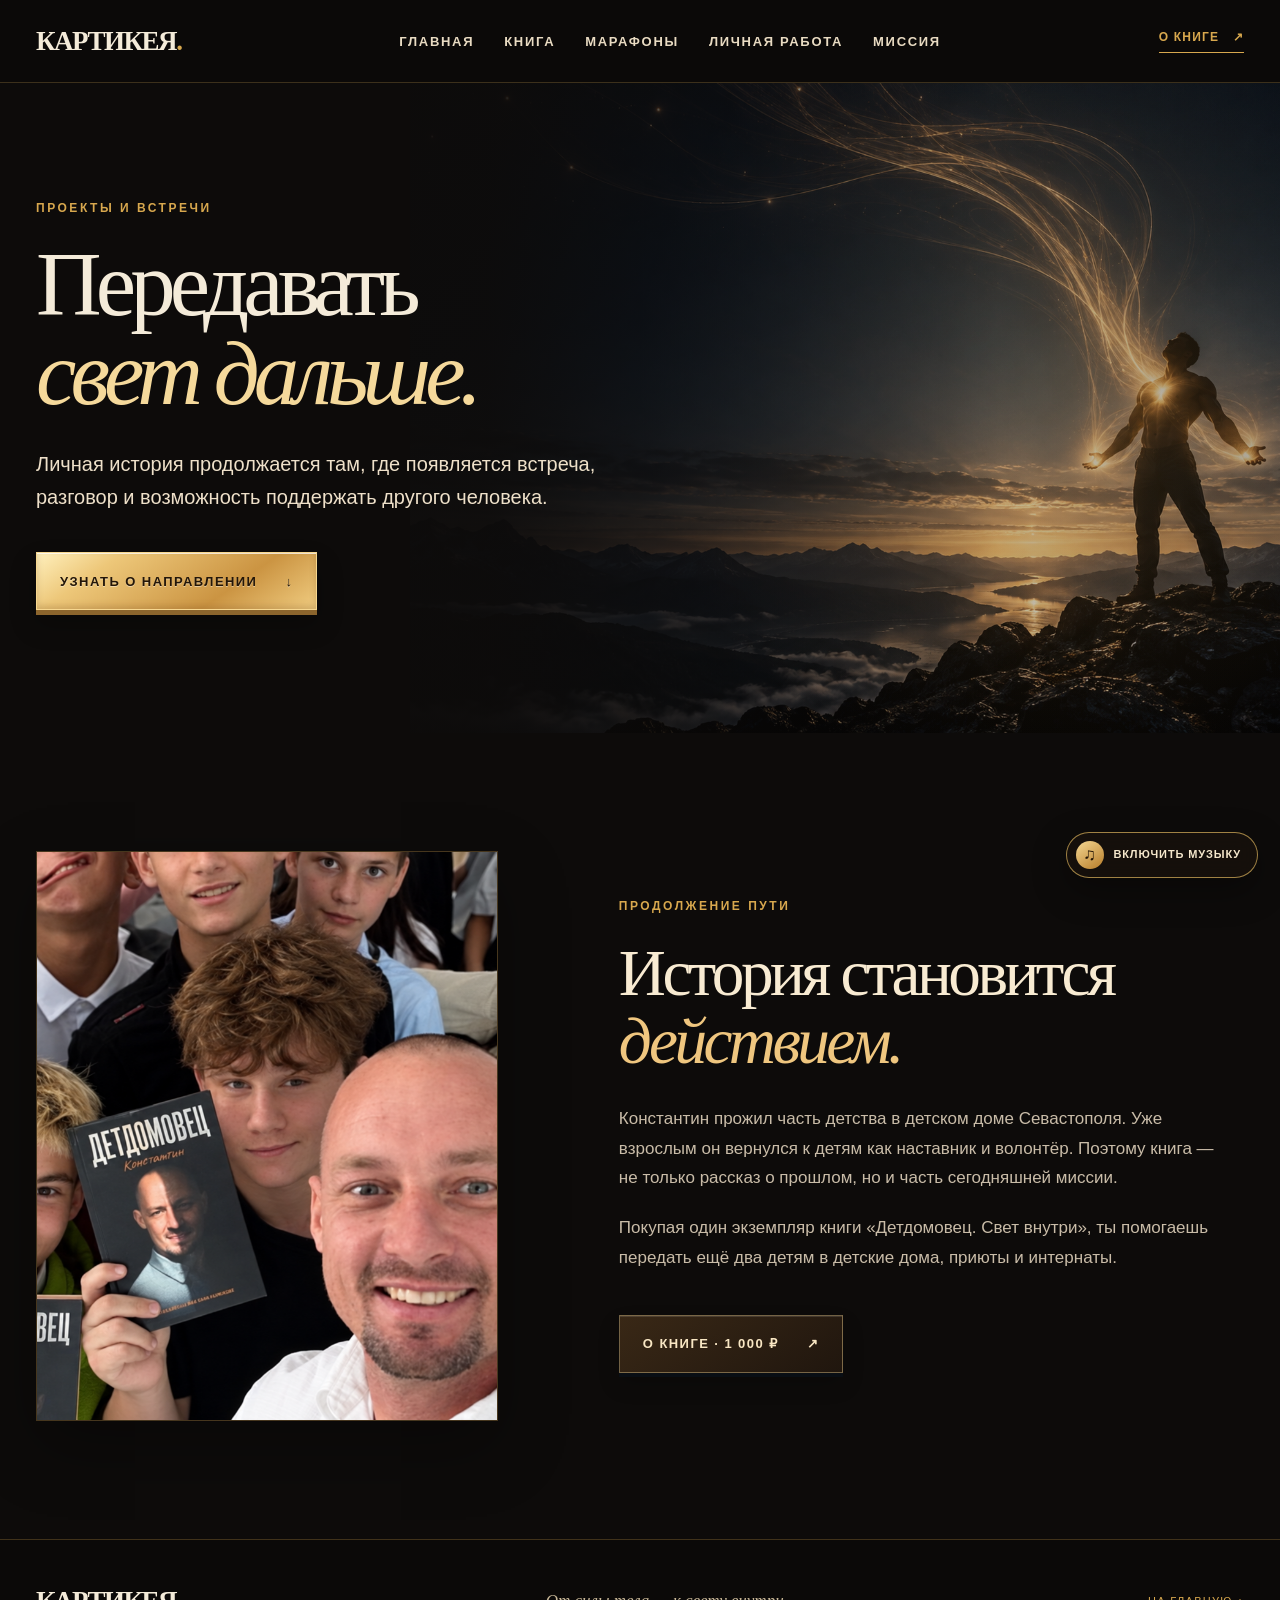
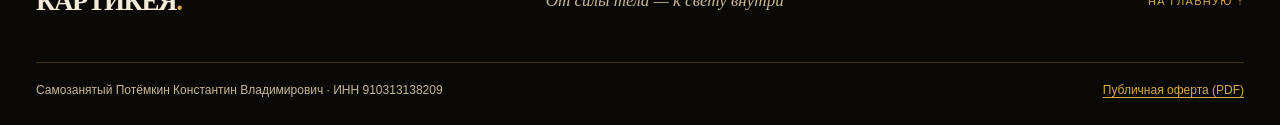
<file: kartikeya/projects.html>
<!doctype html>
<html lang="ru">
<head><meta charset="utf-8"><meta name="viewport" content="width=device-width, initial-scale=1"><meta name="theme-color" content="#0d0b0a"><meta name="description" content="Социальная миссия Константина Картикеи: книга и передача экземпляров детям в детские дома, приюты и интернаты."><title>Миссия — Картикея</title><link rel="stylesheet" href="styles.css?v=20261014-offers"><link rel="stylesheet" href="pages.css?v=20261014-offers"><link rel="stylesheet" href="gold-theme.css?v=20261016-hd-only"></head>
<body>
  <a class="skip-link" href="#main">Перейти к содержанию</a>
  <header class="site-header"><div class="shell header-inner"><a class="wordmark" href="index.html" aria-label="Картикея — на главную">КАРТИКЕЯ<span class="wordmark-dot">.</span></a><nav class="desktop-nav" aria-label="Основная навигация"><a href="index.html">Главная</a><a href="book.html">Книга</a><a href="programs.html">Марафоны</a><a href="mentorship.html">Личная работа</a><a href="projects.html" aria-current="page">Миссия</a></nav><a class="header-link" href="book.html">О книге <span aria-hidden="true">↗</span></a><button class="menu-toggle" type="button" aria-label="Открыть меню" aria-expanded="false" aria-controls="mobile-nav"><span></span><span></span></button></div><nav class="mobile-nav" id="mobile-nav" aria-label="Мобильная навигация" hidden><a href="index.html">Главная</a><a href="book.html">Книга</a><a href="programs.html">Марафоны</a><a href="mentorship.html">Личная работа</a><a href="projects.html">Миссия</a></nav></header>
  <main id="main">
    <section class="page-hero projects-hero"><div class="shell page-hero-inner"><p class="kicker light">Проекты и встречи</p><h1>Передавать<br><em>свет дальше.</em></h1><p class="page-lead">Личная история продолжается там, где появляется встреча, разговор и возможность поддержать другого человека.</p><a class="button button-gold" href="#direction">Узнать о направлении <span aria-hidden="true">↓</span></a></div><img class="projects-hero-image" src="assets/gold-mountain.png" alt="Золотой свет над горной вершиной" width="1695" height="928"></section>
    <section class="section story-section" id="direction"><div class="shell story-layout"><div class="story-photo reveal"><img src="assets/mission-hd.png" alt="Константин с детьми и книгой «Детдомовец»" width="1695" height="928" loading="lazy"></div><div class="story-text reveal"><p class="kicker">Продолжение пути</p><h2>История становится<br><i>действием.</i></h2><p>Константин прожил часть детства в детском доме Севастополя. Уже взрослым он вернулся к детям как наставник и волонтёр. Поэтому книга — не только рассказ о прошлом, но и часть сегодняшней миссии.</p><p>Покупая один экземпляр книги «Детдомовец. Свет внутри», ты помогаешь передать ещё два детям в детские дома, приюты и интернаты.</p><a class="button button-dark" href="book.html">О книге · 1 000 ₽ <span aria-hidden="true">↗</span></a></div></div></section>
  </main>
  <footer class="site-footer"><div class="shell footer-inner"><a class="wordmark" href="index.html">КАРТИКЕЯ<span class="wordmark-dot">.</span></a><span>От силы тела — к свету внутри</span><a href="index.html">На главную ↑</a></div><div class="shell footer-legal"><span>Самозанятый Потёмкин Константин Владимирович · ИНН 910313138209</span><a href="public-offer.pdf" target="_blank" rel="noopener noreferrer">Публичная оферта (PDF)</a></div></footer><script src="script.js" defer></script>
</body></html>
</file>
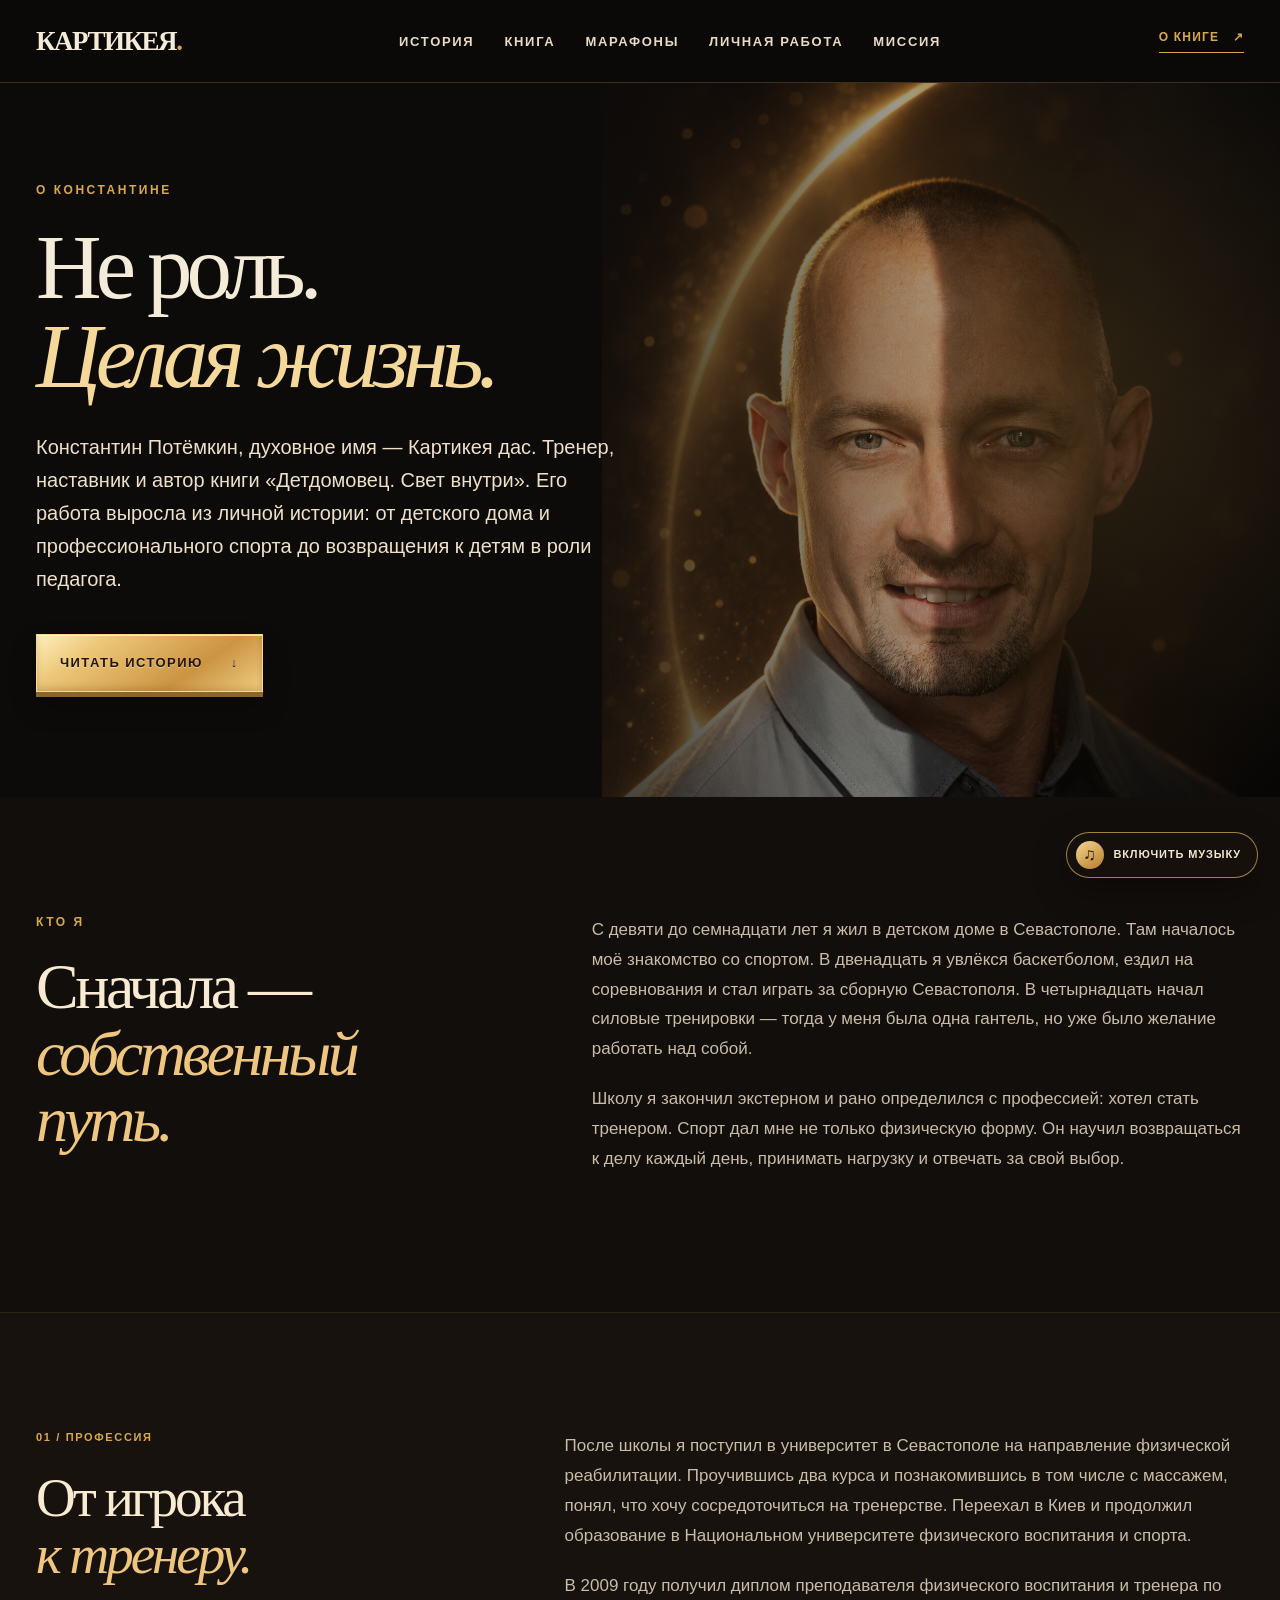
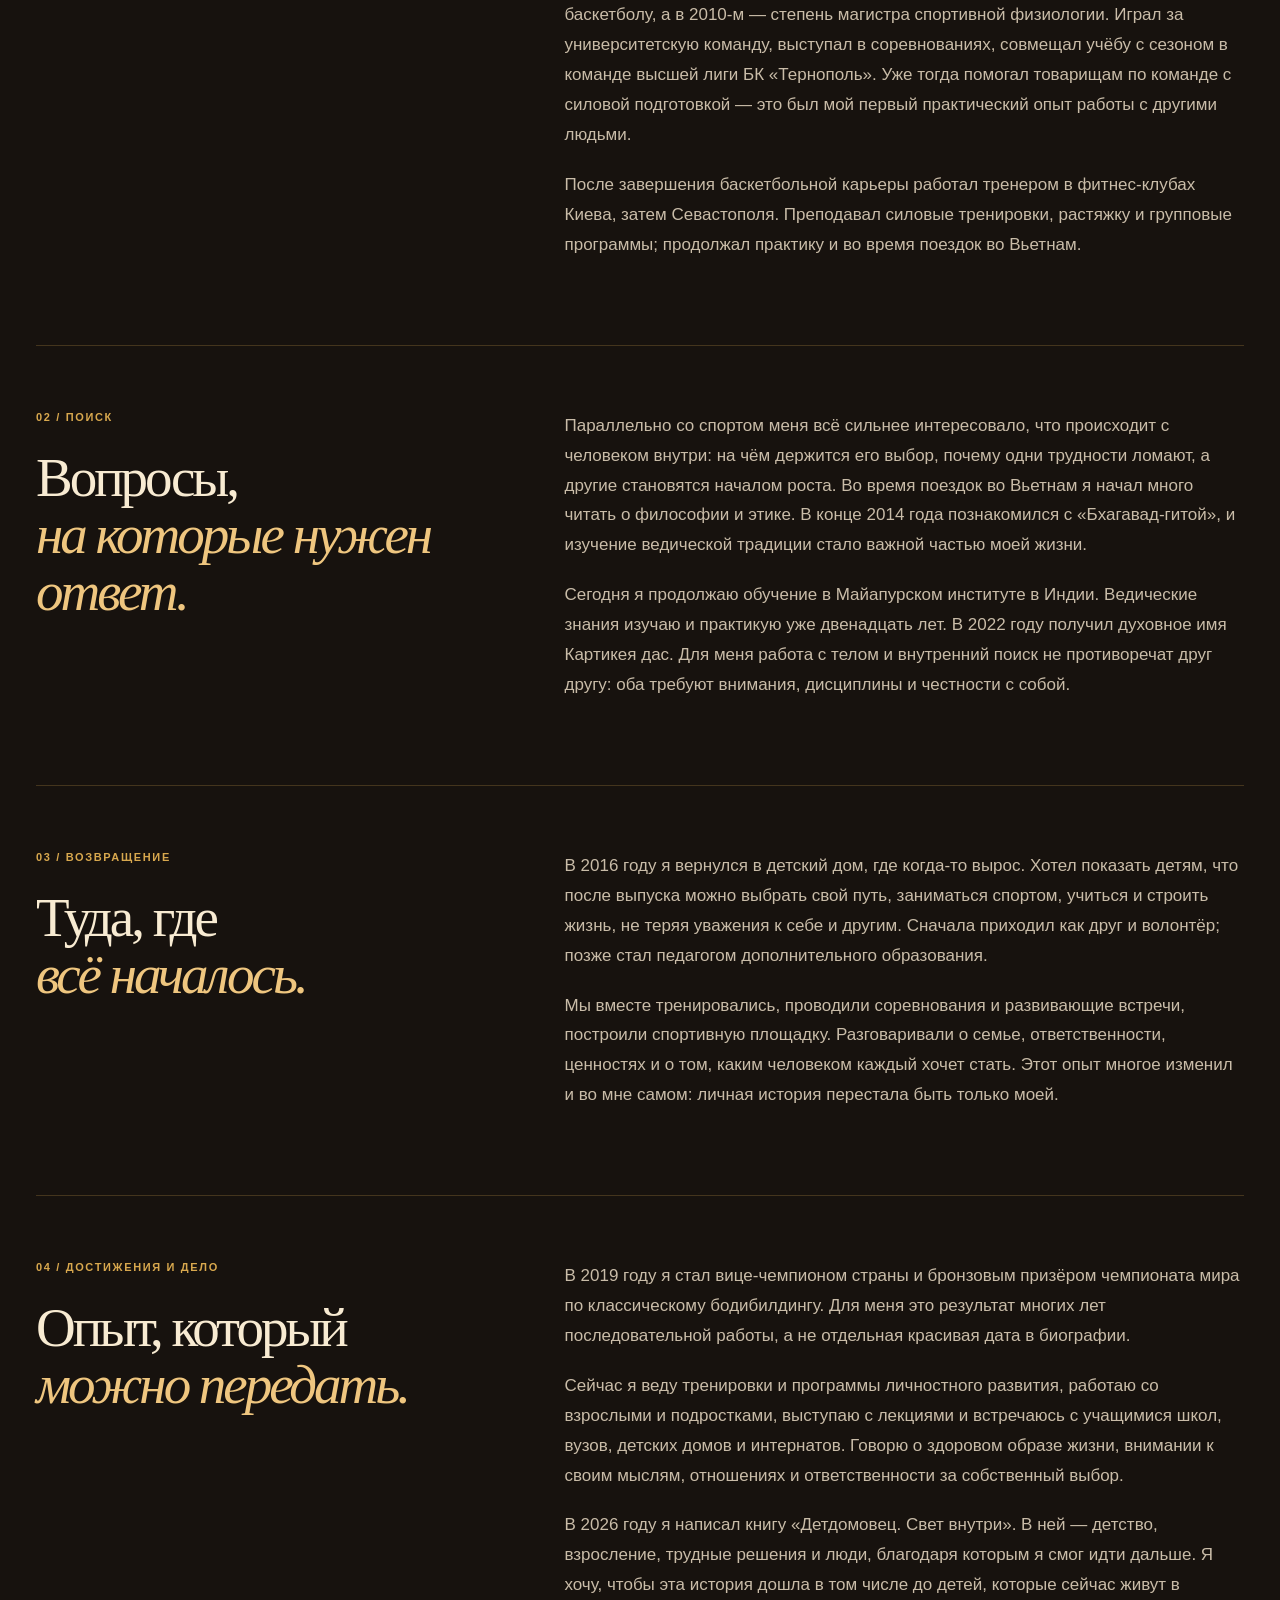
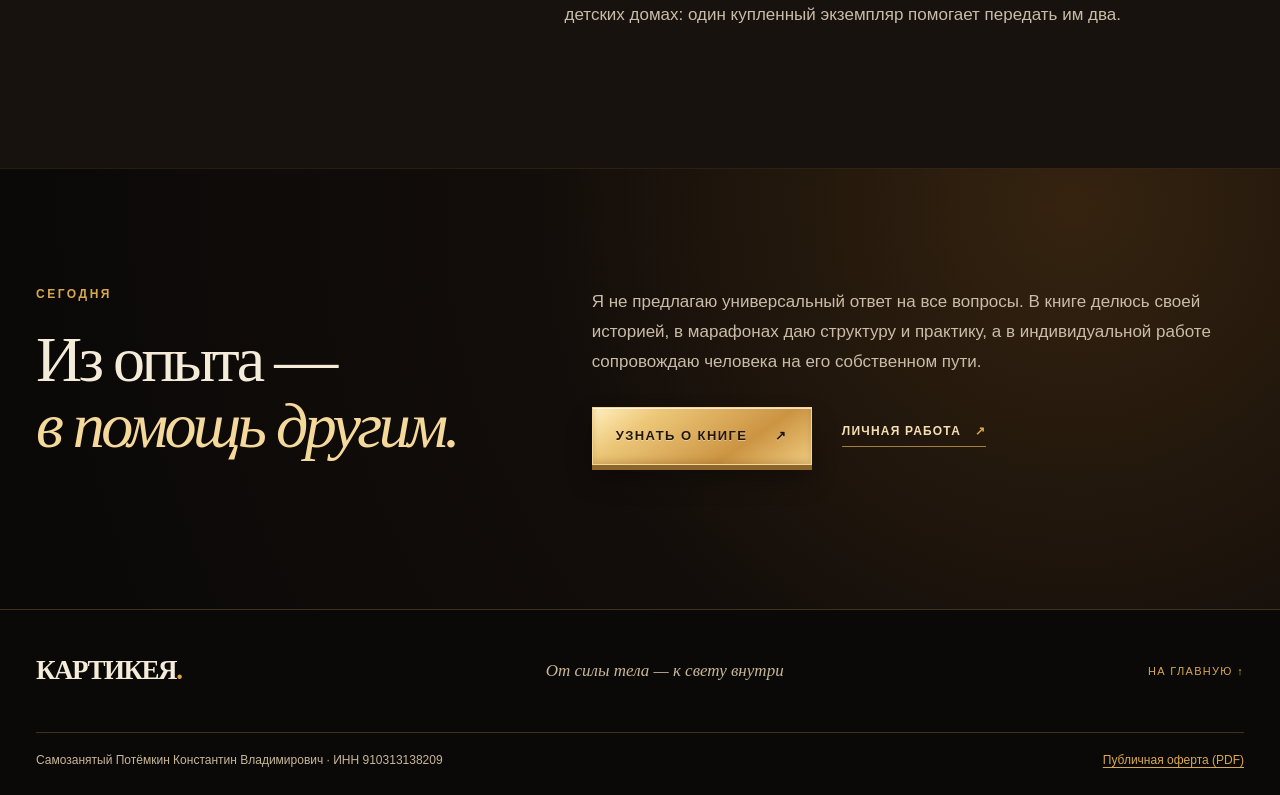
<file: kartikeya/story.html>
<!doctype html>
<html lang="ru">
<head>
  <meta charset="utf-8"><meta name="viewport" content="width=device-width, initial-scale=1">
  <meta name="theme-color" content="#111923">
  <meta name="description" content="История Константина Потёмкина — Картикеи: детский дом, спорт, духовный поиск, наставничество и книга «Детдомовец. Свет внутри».">
  <title>История Константина — Картикея</title>
  <link rel="stylesheet" href="styles.css?v=20261014-story"><link rel="stylesheet" href="pages.css?v=20261014-story"><link rel="stylesheet" href="gold-theme.css?v=20261016-hd-only">
</head>
<body>
  <a class="skip-link" href="#main">Перейти к содержанию</a>
  <header class="site-header"><div class="shell header-inner">
    <a class="wordmark" href="index.html" aria-label="Картикея — на главную">КАРТИКЕЯ<span class="wordmark-dot">.</span></a>
    <nav class="desktop-nav" aria-label="Основная навигация"><a href="story.html" aria-current="page">История</a><a href="book.html">Книга</a><a href="programs.html">Марафоны</a><a href="mentorship.html">Личная работа</a><a href="projects.html">Миссия</a></nav>
    <a class="header-link" href="book.html">О книге <span aria-hidden="true">↗</span></a>
    <button class="menu-toggle" type="button" aria-label="Открыть меню" aria-expanded="false" aria-controls="mobile-nav"><span></span><span></span></button>
  </div><nav class="mobile-nav" id="mobile-nav" aria-label="Мобильная навигация" hidden><a href="index.html">Главная</a><a href="story.html">История</a><a href="book.html">Книга</a><a href="programs.html">Марафоны</a><a href="mentorship.html">Личная работа</a><a href="projects.html">Миссия</a></nav></header>

  <main id="main">
    <section class="page-hero mentor-hero story-hero" aria-labelledby="story-hero-title"><div class="shell page-hero-inner">
      <p class="kicker light">О Константине</p><h1 id="story-hero-title">Не роль.<br><em>Целая жизнь.</em></h1>
      <p class="page-lead">Константин Потёмкин, духовное имя — Картикея дас. Тренер, наставник и автор книги «Детдомовец. Свет внутри». Его работа выросла из личной истории: от детского дома и профессионального спорта до возвращения к детям в роли педагога.</p>
      <a class="button button-gold" href="#beginning">Читать историю <span aria-hidden="true">↓</span></a>
    </div><img class="mentor-hero-image" src="assets/gold-portrait.png" alt="Портрет Константина Картикеи в золотом свете" width="1024" height="1536"><video class="page-hero-video motion-clip" data-motion-clip data-autoplay="in-view" data-src="assets/scene-portrait-topaz.mp4" muted loop playsinline preload="none" aria-hidden="true"></video></section>

    <section class="section bio-intro" id="beginning"><div class="shell bio-intro-grid">
      <div><p class="kicker">Кто я</p><h2>Сначала —<br><i>собственный путь.</i></h2></div>
      <div class="bio-prose"><p>С девяти до семнадцати лет я жил в детском доме в Севастополе. Там началось моё знакомство со спортом. В двенадцать я увлёкся баскетболом, ездил на соревнования и стал играть за сборную Севастополя. В четырнадцать начал силовые тренировки — тогда у меня была одна гантель, но уже было желание работать над собой.</p><p>Школу я закончил экстерном и рано определился с профессией: хотел стать тренером. Спорт дал мне не только физическую форму. Он научил возвращаться к делу каждый день, принимать нагрузку и отвечать за свой выбор.</p></div>
    </div></section>

    <section class="section bio-chapters"><div class="shell">
      <article class="bio-chapter"><div class="bio-chapter-head"><span>01 / Профессия</span><h2>От игрока<br><i>к тренеру.</i></h2></div><div class="bio-prose"><p>После школы я поступил в университет в Севастополе на направление физической реабилитации. Проучившись два курса и познакомившись в том числе с массажем, понял, что хочу сосредоточиться на тренерстве. Переехал в Киев и продолжил образование в Национальном университете физического воспитания и спорта.</p><p>В 2009 году получил диплом преподавателя физического воспитания и тренера по баскетболу, а в 2010-м — степень магистра спортивной физиологии. Играл за университетскую команду, выступал в соревнованиях, совмещал учёбу с сезоном в команде высшей лиги БК «Тернополь». Уже тогда помогал товарищам по команде с силовой подготовкой — это был мой первый практический опыт работы с другими людьми.</p><p>После завершения баскетбольной карьеры работал тренером в фитнес-клубах Киева, затем Севастополя. Преподавал силовые тренировки, растяжку и групповые программы; продолжал практику и во время поездок во Вьетнам.</p></div></article>
      <article class="bio-chapter"><div class="bio-chapter-head"><span>02 / Поиск</span><h2>Вопросы,<br><i>на которые нужен ответ.</i></h2></div><div class="bio-prose"><p>Параллельно со спортом меня всё сильнее интересовало, что происходит с человеком внутри: на чём держится его выбор, почему одни трудности ломают, а другие становятся началом роста. Во время поездок во Вьетнам я начал много читать о философии и этике. В конце 2014 года познакомился с «Бхагавад-гитой», и изучение ведической традиции стало важной частью моей жизни.</p><p>Сегодня я продолжаю обучение в Майапурском институте в Индии. Ведические знания изучаю и практикую уже двенадцать лет. В 2022 году получил духовное имя Картикея дас. Для меня работа с телом и внутренний поиск не противоречат друг другу: оба требуют внимания, дисциплины и честности с собой.</p></div></article>
      <article class="bio-chapter"><div class="bio-chapter-head"><span>03 / Возвращение</span><h2>Туда, где<br><i>всё началось.</i></h2></div><div class="bio-prose"><p>В 2016 году я вернулся в детский дом, где когда-то вырос. Хотел показать детям, что после выпуска можно выбрать свой путь, заниматься спортом, учиться и строить жизнь, не теряя уважения к себе и другим. Сначала приходил как друг и волонтёр; позже стал педагогом дополнительного образования.</p><p>Мы вместе тренировались, проводили соревнования и развивающие встречи, построили спортивную площадку. Разговаривали о семье, ответственности, ценностях и о том, каким человеком каждый хочет стать. Этот опыт многое изменил и во мне самом: личная история перестала быть только моей.</p></div></article>
      <article class="bio-chapter"><div class="bio-chapter-head"><span>04 / Достижения и дело</span><h2>Опыт, который<br><i>можно передать.</i></h2></div><div class="bio-prose"><p>В 2019 году я стал вице-чемпионом страны и бронзовым призёром чемпионата мира по классическому бодибилдингу. Для меня это результат многих лет последовательной работы, а не отдельная красивая дата в биографии.</p><p>Сейчас я веду тренировки и программы личностного развития, работаю со взрослыми и подростками, выступаю с лекциями и встречаюсь с учащимися школ, вузов, детских домов и интернатов. Говорю о здоровом образе жизни, внимании к своим мыслям, отношениях и ответственности за собственный выбор.</p><p>В 2026 году я написал книгу «Детдомовец. Свет внутри». В ней — детство, взросление, трудные решения и люди, благодаря которым я смог идти дальше. Я хочу, чтобы эта история дошла в том числе до детей, которые сейчас живут в детских домах: один купленный экземпляр помогает передать им два.</p></div></article>
    </div></section>

    <section class="section bio-outro"><div class="shell bio-outro-grid"><div><p class="kicker light">Сегодня</p><h2>Из опыта —<br><i>в помощь другим.</i></h2></div><div><p>Я не предлагаю универсальный ответ на все вопросы. В книге делюсь своей историей, в марафонах даю структуру и практику, а в индивидуальной работе сопровождаю человека на его собственном пути.</p><div class="bio-links"><a class="button button-gold" href="book.html">Узнать о книге <span aria-hidden="true">↗</span></a><a class="text-link" href="mentorship.html">Личная работа <span aria-hidden="true">↗</span></a></div></div></div></section>
  </main>
  <footer class="site-footer"><div class="shell footer-inner"><a class="wordmark" href="index.html">КАРТИКЕЯ<span class="wordmark-dot">.</span></a><span>От силы тела — к свету внутри</span><a href="index.html">На главную ↑</a></div><div class="shell footer-legal"><span>Самозанятый Потёмкин Константин Владимирович · ИНН 910313138209</span><a href="public-offer.pdf" target="_blank" rel="noopener noreferrer">Публичная оферта (PDF)</a></div></footer>
  <script src="script.js" defer></script>
</body>
</html>
</file>
<file: assets/main-CO9KCv94.css>
@font-face{font-family:Manrope;font-style:normal;font-weight:400 700;font-display:swap;src:url(/fonts/manrope-cyrillic.woff2)format("woff2");unicode-range:U+301,U+400-45F,U+490-491,U+4B0-4B1,U+2116}@font-face{font-family:Manrope;font-style:normal;font-weight:400 700;font-display:swap;src:url(/fonts/manrope-latin.woff2)format("woff2");unicode-range:U+??,U+131,U+152-153,U+2BB-2BC,U+2C6,U+2DA,U+2DC,U+304,U+308,U+329,U+2000-206F,U+20AC,U+2122,U+2191,U+2193,U+2212,U+2215,U+FEFF,U+FFFD}@font-face{font-family:Prata;font-style:normal;font-weight:400;font-display:swap;src:url(/fonts/prata-cyrillic.woff2)format("woff2");unicode-range:U+301,U+400-45F,U+490-491,U+4B0-4B1,U+2116}@font-face{font-family:Prata;font-style:normal;font-weight:400;font-display:swap;src:url(/fonts/prata-latin.woff2)format("woff2");unicode-range:U+??,U+131,U+152-153,U+2BB-2BC,U+2C6,U+2DA,U+2DC,U+304,U+308,U+329,U+2000-206F,U+20AC,U+2122,U+2191,U+2193,U+2212,U+2215,U+FEFF,U+FFFD}:root{color:#f4f0e7;font-synthesis:none;text-rendering:optimizelegibility;--paper:#090a09;--paper-deep:#111311;--ink:#f4f0e7;--muted:#96978f;--green:#d8a928;--green-dark:#070907;--clay:#b88924;--line:#ffffff24;background:#060706;font-family:Manrope,Arial,sans-serif}*{box-sizing:border-box}html{scroll-behavior:smooth}body{background:var(--paper);min-width:320px;min-height:100vh;margin:0}button,input{font:inherit}button,a{-webkit-tap-highlight-color:transparent}button{color:inherit}a{color:inherit;text-decoration:none}img{max-width:100%;display:block}.visually-hidden{clip:rect(0, 0, 0, 0);white-space:nowrap;border:0;width:1px;height:1px;margin:-1px;padding:0;position:absolute;overflow:hidden}.site-header{z-index:20;color:#fff;grid-template-columns:1fr auto 1fr;align-items:center;width:100%;height:104px;padding:20px clamp(20px,4vw,72px);display:grid;position:absolute;top:0;left:0}.wordmark{letter-spacing:-.04em;flex-direction:column;align-items:center;width:max-content;line-height:.8;display:flex}.wordmark span{font-size:clamp(1.5rem,2.4vw,2.2rem);font-weight:600}.wordmark small{letter-spacing:.16em;margin-top:8px;font-family:Prata,Georgia,serif;font-size:.6rem;font-style:italic}.site-header nav{align-items:center;gap:40px;font-size:.85rem;font-weight:600;display:flex}.site-header nav a{padding:10px 0;position:relative}.site-header nav a:after{content:"";transform-origin:100%;background:currentColor;height:1px;transition:transform .18s;position:absolute;bottom:4px;left:0;right:0;transform:scaleX(0)}.site-header nav a:hover:after,.site-header nav a:focus-visible:after{transform-origin:0;transform:scaleX(1)}.site-header__city{text-transform:uppercase;letter-spacing:.12em;border:1px solid #ffffff8c;border-radius:999px;justify-self:end;padding:9px 16px;font-size:.75rem}.hero{color:#fff;background:var(--green-dark);grid-template-columns:minmax(0,.95fr) minmax(0,1.05fr);min-height:760px;display:grid;overflow:hidden}.hero__copy{z-index:2;flex-direction:column;justify-content:center;min-width:0;padding:176px clamp(24px,6vw,108px) 96px;display:flex;position:relative}.eyebrow{text-transform:uppercase;letter-spacing:.16em;margin:0 0 24px;font-size:.68rem;font-weight:600}.hero h1{letter-spacing:-.065em;max-width:760px;margin:0;font-size:clamp(3.2rem,6.1vw,7.5rem);font-weight:500;line-height:.93}.hero h1 em{color:#d5a180;font-family:Prata,Georgia,serif;font-weight:400}.hero__lead{color:#ffffffbf;max-width:510px;margin:34px 0 0;font-size:clamp(1rem,1.3vw,1.2rem);line-height:1.65}.primary-button{width:max-content;color:var(--green-dark);background:var(--paper);cursor:pointer;border:0;border-radius:999px;align-items:center;gap:32px;margin-top:42px;padding:15px 20px 15px 24px;font-size:.84rem;font-weight:600;transition:transform .18s,background .18s;display:flex}.primary-button:hover,.primary-button:focus-visible{background:#fff;transform:translateY(-2px)}.hero__stage{background:#c6a382;min-width:0;position:relative}.hero__stage:before{z-index:1;content:"";pointer-events:none;background:#19110b24;position:absolute;inset:0}.hero__note{z-index:3;color:#fff;align-items:flex-start;gap:12px;display:flex;position:absolute;bottom:46px;right:clamp(20px,4vw,58px)}.hero__note span{border:1px solid #fff9;border-radius:50%;place-items:center;width:34px;height:34px;font-size:.62rem;display:grid}.hero__note p{text-transform:uppercase;letter-spacing:.1em;margin:3px 0 0;font-size:.69rem;line-height:1.5}.dish-stage{perspective:1100px;place-items:center;width:100%;height:100%;min-height:460px;display:grid;position:relative;overflow:hidden}.dish-stage--compact{min-height:760px}.living-dish{background:#090b09;transition:transform .7s cubic-bezier(.2,.7,.2,1);display:block;position:absolute;inset:0;overflow:hidden;transform:translateZ(0)}.living-dish--loading:before{z-index:0;content:"";background-color:#0000;background-image:radial-gradient(circle at 50% 46%,#ebbe5c1f,#0000 34%),linear-gradient(110deg,#070807 18%,#13120f 42%,#070807 66%);background-position:0 0,0 0;background-repeat:repeat,repeat;background-size:220% 100%;background-attachment:scroll,scroll;background-origin:padding-box,padding-box;background-clip:border-box,border-box;animation:1.4s ease-in-out infinite living-video-loading;position:absolute;inset:0}.living-dish__asset{width:var(--dish-media-size,104%);height:var(--dish-media-size,104%);object-fit:cover;transform-origin:50%;will-change:transform, filter;max-width:none;animation:12s ease-in-out infinite alternate living-camera;display:block;position:absolute;top:50%;left:50%}.living-dish__asset--video{z-index:1;opacity:0;transition:opacity .22s ease-out}.living-dish__asset--video.is-ready{opacity:1}.living-dish__depth,.living-dish__light,.living-dish__steam-field{pointer-events:none;position:absolute;inset:0}.living-dish__depth{background:radial-gradient(circle at 50% 48%,#0000 45%,#0204023d 100%),linear-gradient(#ffffff0a,#0000 35%,#0000001f)}.living-dish__light{filter:blur(12px);mix-blend-mode:screen;background:linear-gradient(90deg,#0000,#fff6dc29,#0000);border-radius:50%;width:38%;height:150%;animation:9s ease-in-out infinite living-light;top:-25%;left:-45%;transform:rotate(12deg)}.living-dish--fresh .living-dish__light{background:linear-gradient(90deg,#0000,#d7ffbf29,#0000)}.living-dish--gloss .living-dish__light{background:linear-gradient(90deg,#0000,#ffeed63d,#0000);width:24%;animation-duration:7.5s}.living-dish__steam-field{filter:blur(5px);mix-blend-mode:screen;inset:-4% 24% 34%;overflow:visible}.living-dish__steam-field i{opacity:0;transform-origin:50% 100%;background:radial-gradient(at 50% 70%,#ffffff75,#ffffff1a 46%,#0000 72%);border-radius:50%;width:28%;height:68%;animation:4.8s ease-out infinite living-steam;display:block;position:absolute;bottom:0;left:42%}.living-dish__steam-field i:nth-child(2){width:24%;height:58%;animation-duration:5.4s;animation-delay:-1.7s;left:22%}.living-dish__steam-field i:nth-child(3){width:22%;height:62%;animation-duration:5.8s;animation-delay:-3.2s;left:58%}@keyframes living-camera{0%{filter:saturate(1.01)brightness(.99);transform:translate(-50.25%,-49.8%)scale(1.01)}to{filter:saturate(1.045)brightness(1.025);transform:translate(-49.75%,-50.2%)scale(1.035)}}@keyframes living-video-loading{0%{background-position:100% 0}to{background-position:-100% 0}}@keyframes living-light{0%,18%{opacity:0;left:-45%}42%,64%{opacity:.62}88%,to{opacity:0;left:112%}}@keyframes living-steam{0%{opacity:0;transform:translateY(18%)scale(.55,.72)rotate(-4deg)}24%{opacity:.42}70%{opacity:.16}to{opacity:0;transform:translate(10%,-72%)scale(1.1,1.48)rotate(8deg)}}.dish-stage__surface{aspect-ratio:1.34;width:min(86%,720px);transform-style:preserve-3d;will-change:transform;background:#ddd7c9;border:9px solid #ffffff24;border-radius:50%;transition:transform .12s ease-out;position:relative;overflow:hidden;box-shadow:0 34px 60px #22140c59,inset 0 5px #fff3}.dish-stage--compact .dish-stage__surface{width:min(88%,760px)}.dish-stage--video{background:#000}.dish-stage--video .dish-stage__surface{aspect-ratio:auto;width:100%;height:100%;box-shadow:none;background:#000;border:0;border-radius:0}.dish-stage__surface .living-dish{border-radius:inherit}.dish-stage__shine{border-radius:inherit;pointer-events:none;background:linear-gradient(125deg,#ffffff2e,#0000 35% 70%,#1d140e24);position:absolute;inset:0}.dish-stage__hint,.dish-stage__status{z-index:2;color:#fff;-webkit-backdrop-filter:blur(10px);backdrop-filter:blur(10px);background:#163f2fdb;position:absolute}.dish-stage__hint{text-transform:uppercase;letter-spacing:.08em;border-radius:999px;align-items:center;gap:9px;padding:10px 14px;font-size:.7rem;display:flex;bottom:22px;left:22px}.dish-stage__live-dot{background:#d8ebbd;border-radius:50%;flex:none;width:7px;height:7px;animation:2.2s ease-in-out infinite live-dot;box-shadow:0 0 0 5px #d8ebbd29}@keyframes live-dot{50%{opacity:.72;box-shadow:0 0 0 8px #d8ebbd0a}}.dish-stage__status{border:1px solid #fff6;border-radius:999px;padding:9px 12px;font-size:.65rem;top:22px;right:22px}.menu-section{padding:110px clamp(20px,4vw,72px) 130px}.section-heading{grid-template-columns:1fr auto;align-items:end;gap:32px;display:grid}.section-heading h2,.about-section h2{letter-spacing:-.07em;margin:0;font-size:clamp(3.5rem,8vw,8rem);font-weight:500;line-height:.86}.section-heading>p{max-width:390px;color:var(--muted);margin:0 0 8px;font-size:.88rem;line-height:1.65}.menu-tools{gap:22px;margin:62px 0 40px;display:grid}.search-field{border-bottom:1px solid var(--ink);align-items:center;gap:12px;min-height:58px;padding:0 20px;display:flex}.search-field input{width:100%;color:var(--ink);background:0 0;border:0;outline:0;font-size:clamp(1rem,2vw,1.3rem)}.search-field input::placeholder{color:#8d887d}.category-list{scrollbar-width:none;gap:8px;display:flex;overflow-x:auto}.category-list::-webkit-scrollbar{display:none}.category-list button{border:1px solid var(--line);cursor:pointer;background:0 0;border-radius:999px;flex:none;padding:10px 16px;font-size:.76rem;transition:color .16s,background .16s,border-color .16s}.category-list button:hover,.category-list button:focus-visible,.category-list button.is-active{border-color:var(--green);color:#fff;background:var(--green)}.dish-grid{grid-template-columns:repeat(3,minmax(0,1fr));gap:42px 18px;display:grid}.dish-card{min-width:0}.dish-card__button{text-align:left;cursor:pointer;background:0 0;border:0;width:100%;padding:0;display:block}.dish-card__media{aspect-ratio:1.32;background:var(--paper-deep);display:block;position:relative;overflow:hidden}.dish-card__button:hover .living-dish,.dish-card__button:focus-visible .living-dish{transform:scale(1.045)}.dish-card__badge{color:#fff;background:var(--clay);text-transform:uppercase;letter-spacing:.1em;border-radius:999px;padding:7px 11px;font-size:.62rem;position:absolute;top:14px;left:14px}.dish-card__availability{color:#171208;text-transform:uppercase;letter-spacing:.08em;background:#e1b73f;border:1px solid #ffffff3d;border-radius:999px;padding:7px 11px;font-size:.6rem;font-weight:800;position:absolute;top:14px;right:14px}.dish-card__availability.is-stopped{color:#f4f0e7;background:#141412e6}.dish-card--stopped .living-dish{filter:grayscale(.72)brightness(.56)}.dish-card__pilot{color:#102016;text-transform:uppercase;letter-spacing:.1em;background:#d8ebbd;border-radius:999px;padding:7px 11px;font-size:.62rem;position:absolute;top:14px;right:14px}.dish-card__view{color:var(--green-dark);opacity:0;background:#f2f1e8f2;border-radius:999px;align-items:center;gap:10px;padding:10px 13px;font-size:.68rem;font-weight:600;transition:transform .18s,opacity .18s;display:flex;position:absolute;bottom:12px;right:12px;transform:translateY(8px)}.dish-card__button:hover .dish-card__view,.dish-card__button:focus-visible .dish-card__view{opacity:1;transform:translateY(0)}.dish-card__content{grid-template-columns:minmax(0,1fr) auto;gap:7px 16px;padding:16px 2px 0;display:grid}.dish-card__meta{color:var(--muted);text-transform:uppercase;letter-spacing:.09em;grid-column:1/-1;justify-content:space-between;font-size:.65rem;display:flex}.dish-card__availability-line{color:#f4f0e794;text-transform:uppercase;letter-spacing:.08em;grid-column:1/-1;align-items:center;gap:7px;font-size:.62rem;font-weight:700;display:inline-flex}.dish-card__availability-line>span,.dish-drawer__availability>span{background:#62a66f;border-radius:50%;flex:none;width:6px;height:6px;box-shadow:0 0 0 3px #62a66f1f}.dish-card__availability-line.is-low,.dish-drawer__availability.is-low{color:#e1b73f}.dish-card__availability-line.is-low>span,.dish-drawer__availability.is-low>span{background:#e1b73f;box-shadow:0 0 0 3px #e1b73f1f}.dish-card__availability-line.is-stopped,.dish-drawer__availability.is-stopped{color:#d99088}.dish-card__availability-line.is-stopped>span,.dish-drawer__availability.is-stopped>span{background:#b94d43;box-shadow:0 0 0 3px #b94d4324}.dish-card__name{font-size:clamp(1rem,1.5vw,1.22rem);font-weight:500;line-height:1.3}.dish-card__price{white-space:nowrap;font-size:clamp(1rem,1.5vw,1.18rem);font-weight:600}.empty-state{border:1px solid var(--line);text-align:center;align-content:center;place-items:center;min-height:360px;padding:60px 24px;display:grid}.empty-state p{margin:0 0 8px;font-size:1.6rem}.empty-state span{color:var(--muted)}.empty-state button{border:1px solid var(--green);color:#fff;background:var(--green);cursor:pointer;border-radius:999px;margin-top:24px;padding:10px 16px}.about-section{color:#fff;background:var(--clay);padding:110px clamp(20px,8vw,142px)}.about-section>div{grid-template-columns:1fr 320px;align-items:end;gap:60px;display:grid}.about-section h2{max-width:960px;font-size:clamp(3.2rem,6.8vw,7rem)}.about-section>div p{color:#ffffffc7;margin:0 0 8px;line-height:1.7}.site-footer{color:#fff;background:var(--green-dark);grid-template-columns:1fr auto 1fr;align-items:end;min-height:260px;padding:54px clamp(20px,4vw,72px);display:grid}.wordmark--footer{align-self:start}.site-footer>div{text-align:center;gap:6px;font-size:.78rem;display:grid}.site-footer p{color:#ffffff80;justify-self:end;margin:0;font-size:.7rem}.drawer-backdrop{z-index:50;-webkit-backdrop-filter:blur(14px);backdrop-filter:blur(14px);background:#121611b8;place-items:center;padding:24px;animation:.18s both fade-in;display:grid;position:fixed;inset:0}.dish-drawer{background:var(--paper);grid-template-columns:minmax(0,1.15fr) minmax(360px,.85fr);width:min(1180px,100%);max-height:calc(100vh - 48px);animation:.26s cubic-bezier(.2,.8,.2,1) both drawer-in;display:grid;position:relative;overflow:auto;box-shadow:0 34px 90px #00000047}.dish-drawer__close{z-index:4;width:44px;height:44px;color:var(--ink);cursor:pointer;background:#f2f1e8eb;border:0;border-radius:50%;place-items:center;display:grid;position:absolute;top:16px;right:16px}.dish-drawer__visual{background:#c6a382;min-height:590px}.salad-pilot{color:#f4f2e9;background:radial-gradient(circle at 24% 18%,#5c754f2e,#0000 28%),#050706;width:100%;height:100%;min-height:590px;position:relative;overflow:hidden}.salad-pilot__mode{z-index:6;-webkit-backdrop-filter:blur(12px);backdrop-filter:blur(12px);background:#050706c2;border:1px solid #ffffff24;border-radius:999px;gap:3px;padding:4px;display:flex;position:absolute;top:18px;left:50%;transform:translate(-50%)}.salad-pilot__mode button{color:#ffffff9e;white-space:nowrap;cursor:pointer;background:0 0;border:0;border-radius:999px;min-height:34px;padding:0 13px;font-size:.65rem;font-weight:700}.salad-pilot__mode button[aria-pressed=true]{color:#0a100c;background:#d8ebbd}.salad-live-view{background:#030403;position:absolute;inset:0;overflow:hidden}.salad-live-view .living-dish__asset{object-fit:contain}.salad-live-view__caption,.salad-live-view__action{z-index:4;position:absolute}.salad-live-view__caption{color:#ffffffd1;-webkit-backdrop-filter:blur(10px);backdrop-filter:blur(10px);background:#050706ad;border:1px solid #ffffff24;border-radius:999px;align-items:center;gap:9px;padding:10px 13px;font-size:.66rem;display:flex;bottom:102px;left:18px}.salad-live-view__action{color:#0a100c;cursor:pointer;background:#d8ebbd;border:0;border-radius:999px;min-height:46px;font-size:.72rem;font-weight:700;bottom:42px;left:18px;right:18px}.salad-photo-orbit{touch-action:none;cursor:ew-resize;background:#030403;outline:none;position:absolute;inset:0;overflow:hidden}.salad-photo-orbit:focus-visible{box-shadow:inset 0 0 0 3px #a9cb86}.salad-photo-orbit>img{object-fit:cover;-webkit-user-select:none;user-select:none;pointer-events:none;width:100%;height:100%;display:block}.salad-photo-orbit>img.is-landscape{object-fit:contain}.salad-photo-orbit__shade{pointer-events:none;background:linear-gradient(#00000061,#0000 28% 62%,#000000d1),radial-gradient(#0000 48%,#0000006b 100%);position:absolute;inset:0}.salad-photo-orbit__counter,.salad-photo-orbit__hint,.salad-photo-orbit__progress,.salad-photo-orbit__controls{z-index:3;position:absolute}.salad-photo-orbit__counter{color:#fffc;-webkit-backdrop-filter:blur(10px);backdrop-filter:blur(10px);text-transform:uppercase;letter-spacing:.08em;background:#0507069e;border:1px solid #ffffff29;border-radius:999px;padding:8px 11px;font-size:.61rem;top:72px;left:18px}.salad-photo-orbit__hint{color:#ffffffb8;pointer-events:none;align-items:center;gap:7px;font-size:.66rem;display:flex;bottom:132px;right:18px}.salad-photo-orbit__progress{justify-content:center;gap:6px;display:flex;bottom:106px;left:18px;right:18px}.salad-photo-orbit__progress button{cursor:pointer;background:#ffffff57;border:0;border-radius:999px;width:18px;height:4px;padding:0}.salad-photo-orbit__progress button[aria-pressed=true]{background:#d8ebbd}.salad-photo-orbit__controls{grid-template-columns:44px 1fr 44px;gap:8px;display:grid;bottom:42px;left:18px;right:18px}.salad-photo-orbit__controls button{color:#fff;-webkit-backdrop-filter:blur(10px);backdrop-filter:blur(10px);cursor:pointer;background:#050706b8;border:1px solid #fff3;border-radius:999px;min-height:44px;font-size:.72rem;font-weight:700}.salad-photo-orbit__controls button:disabled{opacity:.34;cursor:default}.salad-photo-orbit__controls .is-primary{color:#0a100c;background:#d8ebbd}.salad-pilot__canvas{position:absolute;inset:0}.salad-pilot__canvas canvas{touch-action:none;display:block}.salad-pilot__loading,.salad-pilot__fallback{background:#050706;place-items:center;display:grid;position:absolute;inset:0}.salad-pilot__loading{color:#ffffffad;text-transform:uppercase;letter-spacing:.1em;font-size:.76rem}.salad-pilot__fallback img{object-fit:cover;opacity:.74;width:100%;height:100%}.salad-pilot__fallback span{color:#fff;text-align:center;background:#000000b8;border-radius:999px;padding:11px 14px;font-size:.7rem;position:absolute;bottom:20px;left:20px;right:20px}.salad-pilot__badge,.salad-pilot__ingredients,.salad-pilot__controls,.salad-pilot__intro-status,.salad-pilot__note{z-index:3;position:absolute}.salad-pilot__intro-status{color:#ffffffd1;-webkit-backdrop-filter:blur(10px);backdrop-filter:blur(10px);text-transform:uppercase;letter-spacing:.09em;pointer-events:none;background:#050706ad;border:1px solid #ffffff29;border-radius:999px;padding:9px 13px;font-size:.62rem;top:50%;left:50%;transform:translate(-50%,-50%)}.salad-pilot__badge{pointer-events:none;gap:5px;display:grid;top:72px;left:20px}.salad-pilot__badge span,.salad-pilot__ingredients>span{color:#a9cb86;text-transform:uppercase;letter-spacing:.12em;font-size:.6rem}.salad-pilot__badge strong{font-size:.78rem;font-weight:600}.salad-pilot__ingredients{-webkit-backdrop-filter:blur(12px);backdrop-filter:blur(12px);opacity:0;pointer-events:none;background:#050706b8;border:1px solid #ffffff24;border-radius:16px;width:min(190px,38%);padding:14px;transition:transform .3s,opacity .3s;top:76px;right:18px;transform:translate(18px)}.salad-pilot__ingredients.is-visible{opacity:1;transform:translate(0)}.salad-pilot__ingredients ul{gap:7px;margin:10px 0 0;padding:0;font-size:.7rem;list-style:none;display:grid}.salad-pilot__ingredients li:before{color:#a9cb86;content:"•";margin-right:7px}.salad-pilot__controls{align-items:center;gap:9px;display:flex;bottom:48px;left:18px;right:18px}.salad-pilot__controls button{color:#0a100c;cursor:pointer;background:#d8ebbd;border:1px solid #fff3;border-radius:999px;min-height:44px;padding:0 16px;font-size:.7rem;font-weight:700}.salad-pilot__controls button:disabled{cursor:wait;opacity:.46}.salad-pilot__controls .salad-pilot__reset{color:#fff;-webkit-backdrop-filter:blur(10px);backdrop-filter:blur(10px);background:#050706b3;align-items:center;gap:7px;display:flex}.salad-pilot__note{color:#ffffff85;text-align:right;pointer-events:none;margin:0;font-size:.58rem;bottom:16px;left:20px;right:20px}.dish-drawer__content{flex-direction:column;padding:clamp(52px,7vw,96px) clamp(28px,5vw,70px) 46px;display:flex}.dish-drawer__eyebrow{color:var(--green);text-transform:uppercase;letter-spacing:.11em;gap:14px;font-size:.65rem;display:flex}.dish-drawer h2{letter-spacing:-.06em;margin:22px 0 24px;font-size:clamp(2.5rem,4.7vw,5rem);font-weight:500;line-height:.95}.dish-drawer__content>p{color:var(--muted);margin:0;line-height:1.7}.dish-ingredients{margin-top:30px}.dish-ingredients h3{color:#e3b52f;text-transform:uppercase;letter-spacing:.11em;margin:0 0 13px;font-size:.62rem;font-weight:600}.dish-ingredients ul{flex-wrap:wrap;gap:7px;margin:0;padding:0;list-style:none;display:flex}.dish-ingredients li{color:#f4f0e7d1;background:#ffffff09;border:1px solid #ffffff1f;border-radius:999px;padding:7px 10px;font-size:.64rem}.nutrition{border-top:1px solid var(--line);border-bottom:1px solid var(--line);grid-template-columns:repeat(4,1fr);margin:32px 0 0;padding:20px 0;display:grid}.nutrition div{gap:8px;display:grid}.nutrition dt{color:var(--muted);text-transform:uppercase;letter-spacing:.08em;font-size:.6rem}.nutrition dd{margin:0;font-size:.85rem;font-weight:600}.dish-drawer__footer{gap:12px;margin-top:auto;padding-top:42px;display:grid}.dish-drawer__footer strong{font-size:2rem}.dish-drawer__footer span{color:var(--muted);font-size:.68rem}@keyframes fade-in{0%{opacity:0}}@keyframes drawer-in{0%{opacity:0;transform:translateY(24px)scale(.985)}}@media (width<=900px){.site-header{grid-template-columns:1fr auto}.site-header nav{display:none}.hero{grid-template-columns:1fr;min-height:auto}.hero__copy{min-height:690px;padding-top:148px}.hero__stage,.dish-stage--compact{min-height:620px}.dish-grid{grid-template-columns:repeat(2,minmax(0,1fr))}.about-section>div{grid-template-columns:1fr}.about-section>div p{max-width:520px}.dish-drawer{grid-template-columns:1fr}.dish-drawer__visual,.salad-pilot{min-height:min(58vh,520px)}.dish-drawer__content{min-height:520px}}@media (width<=620px){.site-header{height:84px;padding:16px 18px}.wordmark span{font-size:1.45rem}.site-header__city{padding:8px 12px;font-size:.64rem}.hero__copy{min-height:640px;padding:126px 20px 62px}.hero h1{font-size:clamp(3.15rem,15vw,5rem)}.hero__lead{max-width:390px;font-size:.95rem}.primary-button{justify-content:space-between;width:100%}.hero__stage,.dish-stage--compact{min-height:480px}.dish-stage__surface,.dish-stage--compact .dish-stage__surface{width:92%}.hero__note{bottom:20px;right:18px}.menu-section{padding-top:82px;padding-bottom:90px}.section-heading{grid-template-columns:1fr}.section-heading>p{margin:0}.menu-tools{margin-top:42px}.dish-grid{grid-template-columns:1fr;gap:34px}.dish-card__view{opacity:1;transform:none}.about-section{padding-top:78px;padding-bottom:82px}.site-footer{grid-template-columns:1fr;align-items:start;gap:42px;min-height:300px}.site-footer>div{text-align:left}.site-footer p{justify-self:start}.drawer-backdrop{align-items:end;padding:0}.dish-drawer{border-radius:22px 22px 0 0;width:100%;max-height:94vh}.dish-drawer__visual,.dish-drawer__visual .dish-stage{min-height:340px}.salad-pilot{min-height:420px}.salad-pilot__badge{top:62px;left:14px}.salad-pilot__mode{top:12px}.salad-pilot__mode button{min-height:32px;padding:0 11px;font-size:.61rem}.salad-photo-orbit__counter{top:62px;left:12px}.salad-photo-orbit__hint{bottom:128px;right:12px}.salad-photo-orbit__progress{gap:5px;bottom:102px;left:12px;right:12px}.salad-photo-orbit__progress button{width:15px}.salad-photo-orbit__controls{bottom:42px;left:12px;right:12px}.salad-pilot__ingredients{width:156px;padding:11px;top:66px;right:12px}.salad-pilot__ingredients ul{gap:5px;font-size:.64rem}.salad-pilot__controls{bottom:44px;left:12px;right:12px}.salad-pilot__controls button{min-height:42px;padding:0 13px}.salad-pilot__note{font-size:.54rem;bottom:12px;left:14px;right:14px}.dish-drawer__content{min-height:480px;padding:42px 24px 34px}.nutrition{grid-template-columns:repeat(2,1fr);gap:20px}}@media (prefers-reduced-motion:reduce){*,:before,:after{scroll-behavior:auto!important;transition-duration:.01ms!important;animation-duration:.01ms!important;animation-iteration-count:1!important}.dish-stage__surface{transform:none!important}.living-dish__asset{transform:translate(-50%,-50%)!important}}.neuro-app{color:#f4f0e7;background:radial-gradient(circle at 50% -12%,#d8a92814,#0000 34%),#060706;min-height:100vh}.neuro-header{border-bottom:1px solid var(--line);grid-template-columns:1fr auto 1fr;align-items:center;width:min(100%,980px);margin:0 auto;padding:26px clamp(16px,4vw,38px) 20px;display:grid}.neuro-header__mark{color:#e4b83e;letter-spacing:-.04em;cursor:pointer;background:#d8a9280a;border:1px solid #d8a92894;border-radius:50%;place-items:center;width:34px;height:34px;font-family:Prata,Georgia,serif;font-size:.68rem;transition:background .18s,transform .18s;display:grid}.neuro-header__mark:hover,.neuro-header__mark:focus-visible{background:#d8a92824;transform:rotate(-8deg)}.neuro-header__brand{justify-items:center;line-height:1;display:grid}.neuro-header__brand span,.neuro-header__brand small{color:#ffffff8a;text-transform:uppercase;letter-spacing:.14em;font-size:.58rem}.neuro-header__brand strong{letter-spacing:-.03em;margin:8px 0 7px;font-family:Prata,Georgia,serif;font-size:clamp(1.45rem,4vw,2.1rem);font-weight:400}.neuro-header__actions{justify-self:end;align-items:center;gap:8px;display:flex}.neuro-header__music{color:#ffffffa8;letter-spacing:.08em;cursor:pointer;background:#ffffff0a;border:1px solid #ffffff24;border-radius:999px;justify-content:center;align-items:center;gap:6px;min-width:70px;height:36px;padding:0 10px;font-size:.57rem;font-weight:800;transition:color .18s,border-color .18s,background .18s;display:inline-flex}.neuro-header__music:hover,.neuro-header__music:focus-visible,.neuro-header__music.is-active{color:#edc75d;background:#d8a92814;border-color:#d8a92894}.neuro-header__language{color:#ffffffb8;cursor:pointer;background:#ffffff0a;border:1px solid #ffffff24;border-radius:999px;justify-content:center;justify-self:end;align-items:center;gap:7px;min-width:74px;height:36px;padding:0 10px;font-size:.68rem;transition:border-color .18s,background .18s;display:inline-flex}.neuro-header__language:hover,.neuro-header__language:focus-within{background:#d8a92814;border-color:#d8a92899}.neuro-header__language .neuro-header__globe{color:#d8a928;margin:0;font-size:.9rem}.neuro-header__language select{min-width:34px;color:inherit;font:inherit;letter-spacing:.08em;cursor:pointer;background:0 0;border:0;outline:none;padding:0 14px 0 0;font-weight:700}.neuro-header__language option{color:#111;background:#fff}.neuro-menu-shell{position:relative}.neuro-categories{z-index:12;border-bottom:1px solid var(--line);-webkit-backdrop-filter:blur(18px);backdrop-filter:blur(18px);scrollbar-width:none;background:#060706e6;gap:5px;width:min(100%,980px);margin:0 auto;padding:13px clamp(16px,4vw,38px);display:flex;position:sticky;top:0;overflow-x:auto}.neuro-categories::-webkit-scrollbar{display:none}.neuro-categories button{color:#ffffffa8;cursor:pointer;background:0 0;border:1px solid #0000;border-radius:999px;flex:none;padding:8px 12px;font-size:.65rem}.neuro-categories button:hover,.neuro-categories button:focus-visible,.neuro-categories button.is-active{color:#edc75d;background:#d8a92812;border-color:#d8a928a6}.neuro-menu{width:min(100%,980px);margin:0 auto;padding:28px clamp(16px,4vw,38px) 86px}.neuro-menu__heading{grid-template-columns:1fr minmax(120px,220px);align-items:end;gap:20px;margin-bottom:18px;display:grid}.neuro-menu__heading span{color:#d8a928;text-transform:uppercase;letter-spacing:.14em;font-size:.58rem}.neuro-menu__heading h1{margin:7px 0 0;font-family:Prata,Georgia,serif;font-size:clamp(1.5rem,4vw,2.35rem);font-weight:400}.neuro-menu__search{border-bottom:1px solid #ffffff2e}.neuro-menu__search input{color:#fff;background:0 0;border:0;outline:none;width:100%;padding:9px 2px;font-size:.74rem}.neuro-menu__search input::placeholder{color:#ffffff61}.neuro-menu .dish-grid{grid-template-columns:repeat(2,minmax(0,1fr));gap:14px}.neuro-menu .dish-card{background:#0b0d0b;border:1px solid #ffffff17;border-radius:9px;overflow:hidden}.neuro-menu .dish-card__button{color:#f4f0e7}.neuro-menu .dish-card__media{aspect-ratio:1.28;background:#101210}.neuro-menu .dish-card__view{display:none}.neuro-menu .dish-card__badge{color:#f5d475;-webkit-backdrop-filter:blur(9px);backdrop-filter:blur(9px);background:#080908b8;border:1px solid #d8a9287a;padding:5px 8px;font-size:.52rem;top:9px;left:9px}.neuro-menu .dish-card__content{grid-template-columns:minmax(0,1fr) auto;gap:7px 10px;padding:11px 12px 12px;display:grid}.neuro-menu .dish-card__name{align-self:start;font-size:clamp(.76rem,1.8vw,.98rem);font-weight:600;line-height:1.25}.neuro-menu .dish-card__price{color:#e2b63d;font-size:clamp(.74rem,1.8vw,.92rem);font-weight:600}.neuro-menu .dish-card__meta{color:#ffffff73;text-transform:none;letter-spacing:0;grid-column:1/-1;justify-content:flex-start;gap:12px;font-size:.55rem;display:flex}.neuro-menu .dish-card__meta span+span:before{color:#d8a928;content:"·";margin-right:6px}.neuro-footer{border-top:1px solid var(--line);color:#ffffff61;text-transform:uppercase;letter-spacing:.1em;justify-content:space-between;gap:24px;width:min(100%,980px);margin:0 auto;padding:22px clamp(16px,4vw,38px) 88px;font-size:.58rem;display:flex}.ai-waiter{z-index:40;justify-items:end;gap:9px;display:grid;position:fixed;bottom:18px;right:max(18px,50vw - 472px)}.ai-waiter__trigger{color:#141006;cursor:pointer;background:#e3b52f;border:0;border-radius:6px;align-items:center;gap:8px;min-height:44px;padding:0 15px;font-size:.68rem;font-weight:700;display:flex;box-shadow:0 12px 30px #0000005c}.ai-waiter__trigger span{font-size:1rem}.ai-waiter__panel{color:#1a160d;background:#f1eee5;border:1px solid #e3b52f6b;border-radius:8px;width:min(340px,100vw - 32px);overflow:hidden;box-shadow:0 22px 60px #00000085}.ai-waiter__header{color:#171208;background:#e3b52f;justify-content:space-between;align-items:center;padding:13px 14px;display:flex}.ai-waiter__header div{gap:3px;display:grid}.ai-waiter__header span,.ai-waiter__panel small{text-transform:uppercase;letter-spacing:.08em;font-size:.54rem}.ai-waiter__header strong{font-size:.82rem}.ai-waiter__header button{cursor:pointer;background:0 0;border:0;font-size:1.25rem}.ai-waiter__messages{background:#f1eee5;gap:8px;max-height:220px;padding:14px;display:grid;overflow-y:auto}.ai-waiter__messages p{border-radius:8px;max-width:88%;margin:0;padding:9px 10px;font-size:.76rem;line-height:1.5}.ai-waiter__messages .is-assistant{background:#fff;justify-self:start}.ai-waiter__messages .is-user{color:#fff9e8;background:#333126;justify-self:end}.ai-waiter__quick{gap:6px;padding:0 14px 12px;display:grid}.ai-waiter__quick button{text-align:left;cursor:pointer;background:#fff;border:1px solid #14100624;border-radius:6px;padding:9px 10px;font-size:.66rem}.ai-waiter__panel form{border:1px solid #1410062e;border-radius:6px;grid-template-columns:1fr 36px;margin:0 14px 10px;display:grid;overflow:hidden}.ai-waiter__panel input{color:#171208;background:#fff;border:0;outline:0;min-width:0;padding:10px;font-size:.68rem}.ai-waiter__panel form button{color:#171208;cursor:pointer;background:#e3b52f;border:0}.ai-waiter__panel form button:disabled{opacity:.45;cursor:default}.ai-waiter__panel>small{color:#1410067a;padding:0 14px 13px;display:block}.neuro-app .drawer-backdrop{background:#000000d1}.neuro-app .dish-drawer{color:#f4f0e7;background:#0b0d0b}.neuro-app .dish-drawer__content{background:#0b0d0b}@media (width<=560px){.neuro-header{padding-top:18px}.neuro-header__mark{width:30px;height:30px}.neuro-header__brand span{display:none}.neuro-header__brand strong{font-size:1.2rem}.neuro-header__language{min-width:66px;height:34px;padding-inline:8px;font-size:.6rem}.neuro-header__actions{gap:5px}.neuro-header__music{width:34px;min-width:34px;padding:0}.neuro-header__music span{display:none}.neuro-menu__heading{grid-template-columns:1fr}.neuro-menu__search{display:none}.neuro-menu .dish-grid{grid-template-columns:repeat(2,minmax(0,1fr));gap:8px}.neuro-menu .dish-card__content{grid-template-columns:1fr;padding:9px}.neuro-menu .dish-card__price{grid-row:2}.neuro-menu .dish-card__meta{flex-wrap:wrap;gap:7px}.neuro-menu .dish-card__meta span:first-child{display:none}.neuro-footer{flex-direction:column;align-items:flex-start}.ai-waiter{bottom:12px;right:12px}}.dish-drawer__availability{color:#8bc695;text-transform:uppercase;letter-spacing:.1em;align-items:center;gap:8px;width:max-content;margin:18px 0 0;font-size:.64rem;font-weight:800;display:inline-flex}.stop-list-backdrop{z-index:300;-webkit-backdrop-filter:blur(8px);backdrop-filter:blur(8px);background:#000000d1;justify-content:flex-end;display:flex;position:fixed;inset:0}.stop-list-panel{color:#f4f0e7;background:radial-gradient(circle at 0 0,#d8a92821,#0000 28%),#0b0c0b;border-left:1px solid #d8a92857;width:min(100%,620px);height:100%;overflow-y:auto;box-shadow:-30px 0 80px #0006}.stop-list-panel__header{z-index:2;-webkit-backdrop-filter:blur(20px);backdrop-filter:blur(20px);background:#0b0c0bf0;border-bottom:1px solid #ffffff1c;justify-content:space-between;align-items:flex-start;gap:24px;padding:32px 28px 25px;display:flex;position:sticky;top:0}.stop-list-panel__header span{color:#d8a928;text-transform:uppercase;letter-spacing:.16em;font-size:.58rem;font-weight:800}.stop-list-panel__header h2{letter-spacing:-.045em;margin:12px 0 0;font-family:Prata,Georgia,serif;font-size:clamp(1.7rem,5vw,2.55rem);font-weight:400}.stop-list-panel__header p{color:#f4f0e780;margin:9px 0 0;font-size:.66rem}.stop-list-panel__close{cursor:pointer;background:0 0;border:1px solid #ffffff2b;border-radius:50%;flex:none;place-items:center;width:40px;height:40px;display:grid}.stop-list-panel__summary{background:#ffffff1a;border-bottom:1px solid #ffffff1a;grid-template-columns:repeat(3,minmax(0,1fr));gap:1px;padding:18px 28px;display:grid}.stop-list-panel__summary span{color:#f4f0e78f;text-transform:uppercase;letter-spacing:.08em;background:#111210;align-content:center;gap:5px;min-height:72px;padding:13px;font-size:.57rem;display:grid}.stop-list-panel__summary strong{color:#d8a928;font-family:Prata,Georgia,serif;font-size:1.25rem;font-weight:400}.stop-list-panel__list{padding:4px 28px 24px}.stop-list-item{border-bottom:1px solid #ffffff1a;grid-template-columns:86px minmax(0,1fr);gap:18px;padding:20px 0;display:grid}.stop-list-item img{object-fit:cover;border-radius:50%;width:86px;height:86px;transition:filter .18s}.stop-list-item.is-stopped img{filter:grayscale(.8)brightness(.55)}.stop-list-item__body{min-width:0}.stop-list-item h3{margin:3px 0 13px;font-size:.86rem;line-height:1.35}.stop-list-item__statuses{background:#ffffff08;border:1px solid #ffffff24;border-radius:999px;grid-template-columns:repeat(3,minmax(0,1fr));padding:3px;display:grid}.stop-list-item__statuses button{color:#f4f0e780;cursor:pointer;background:0 0;border:0;border-radius:999px;min-height:34px;padding:7px 10px;font-size:.58rem;font-weight:800}.stop-list-item__statuses button[aria-pressed=true]{color:#171208;background:#d8a928}.stop-list-item.is-stopped .stop-list-item__statuses button[aria-pressed=true]{color:#fff;background:#99483f}.stop-list-item__quantity{color:#f4f0e794;justify-content:space-between;align-items:center;gap:18px;margin-top:11px;font-size:.62rem;display:flex}.stop-list-item__quantity input{color:#f4f0e7;background:#080908;border:1px solid #d8a92859;border-radius:5px;outline:none;width:116px;padding:8px 10px}.stop-list-item__quantity input:focus{border-color:#d8a928}.stop-list-panel__footer{border-top:1px solid #d8a92840;justify-content:space-between;align-items:center;gap:24px;padding:22px 28px 34px;display:flex}.stop-list-panel__footer p{color:#f4f0e773;max-width:310px;margin:0;font-size:.58rem;line-height:1.55}.stop-list-panel__footer button{color:#d8a928;cursor:pointer;background:0 0;border:1px solid #d8a92873;border-radius:999px;padding:11px 14px;font-size:.6rem;font-weight:800}@media (width<=560px){.dish-card__availability{padding:6px 8px;font-size:.5rem;top:8px;right:8px}.dish-card__availability-line{font-size:.54rem}.stop-list-panel__header{padding:25px 18px 20px}.stop-list-panel__summary{padding:12px 18px}.stop-list-panel__summary span{min-height:64px;padding:9px;font-size:.48rem}.stop-list-panel__list{padding-inline:18px}.stop-list-item{grid-template-columns:62px minmax(0,1fr);gap:12px}.stop-list-item img{width:62px;height:62px}.stop-list-item__statuses button{padding-inline:5px;font-size:.52rem}.stop-list-panel__footer{flex-direction:column;align-items:flex-start;padding-inline:18px}}@media (width<=380px){.neuro-menu .dish-grid{grid-template-columns:1fr}}.production-price{color:#f4f0e7;background:linear-gradient(115deg,#d8a9280e,#0000 36%),#101110;border:1px solid #d8a9283d;grid-template-rows:auto auto auto;grid-template-columns:minmax(0,.96fr) minmax(0,1.04fr);gap:clamp(28px,4vw,54px);width:min(100% - 32px,980px);margin:36px auto 82px;padding:clamp(28px,5vw,58px);display:grid;position:relative;overflow:hidden}.production-price:before{content:"";background:#d8a928;width:92px;height:2px;position:absolute;top:0;left:clamp(28px,5vw,58px)}.production-price__intro{grid-area:1/1;align-self:center}.production-price__eyebrow{color:#d8a928;text-transform:uppercase;letter-spacing:.16em;font-size:.62rem;font-weight:700}.production-price__intro h2{letter-spacing:-.045em;max-width:420px;margin:16px 0 0;font-family:Prata,Georgia,serif;font-size:clamp(2rem,3.2vw,3.25rem);font-weight:400;line-height:1.03}.production-price__intro>p{color:#f4f0e794;max-width:310px;margin:20px 0 0;font-size:.82rem;line-height:1.65}.production-price__value{border-block:1px solid #ffffff1f;grid-area:2/1;align-self:center;align-items:flex-end;gap:10px;min-width:0;padding:26px 0;display:flex}.production-price__value strong{color:#d8a928;letter-spacing:-.075em;white-space:nowrap;font-family:Prata,Georgia,serif;font-size:clamp(3.6rem,7vw,6.6rem);font-weight:400;line-height:.82}.production-price__value>div{gap:8px;padding-bottom:3px;display:grid}.production-price__value span{color:#d8a928;font-family:Prata,Georgia,serif;font-size:1.8rem;line-height:1}.production-price__value small{color:#f4f0e785;text-transform:uppercase;letter-spacing:.1em;max-width:76px;font-size:.58rem;line-height:1.35}.production-price__steps{grid-area:1/2/span 2;margin:0;padding:0;list-style:none;display:grid}.production-price__steps li{border-bottom:1px solid #ffffff1a;grid-template-columns:34px minmax(0,1fr);gap:14px;min-width:0;padding:15px 0;display:grid}.production-price__steps li:first-child{padding-top:0}.production-price__steps li:last-child{border-bottom:0;padding-bottom:0}.production-price__steps li>span{color:#d8a928;padding-top:2px;font-family:Prata,Georgia,serif;font-size:.78rem}.production-price__steps h3{margin:0;font-size:.86rem;font-weight:700}.production-price__steps p{color:#f4f0e78a;margin:5px 0 0;font-size:.7rem;line-height:1.5}.production-price__summary{color:#d8a928;text-align:center;text-transform:uppercase;letter-spacing:.09em;border-top:1px solid #d8a92838;grid-area:3/1/auto/-1;margin:0;padding-top:22px;font-size:.68rem}@media (width<=860px){.production-price{grid-template-rows:auto;grid-template-columns:1fr}.production-price__intro,.production-price__value,.production-price__steps{grid-area:auto}.production-price__steps{grid-template-columns:repeat(2,minmax(0,1fr));gap:0 24px}.production-price__summary{grid-row:auto}.production-price__steps li:nth-child(3){border-bottom:0}}@media (width<=560px){.production-price{grid-template-columns:1fr;gap:28px;width:calc(100% - 24px);margin:18px auto 58px;padding:30px 20px 26px}.production-price__intro h2{max-width:330px}.production-price__value{align-items:flex-end}.production-price__value strong{font-size:clamp(3.6rem,19vw,5.4rem)}.production-price__steps{grid-column:auto;grid-template-columns:1fr}.production-price__steps li:nth-child(3){border-bottom:1px solid #ffffff1a}.production-price__summary{text-align:left;grid-column:auto}}.commercial-story{background:radial-gradient(circle at 12% 7%,#d8a9281a,#0000 25%),linear-gradient(#080908 0%,#11110e 48%,#070807 100%);border-top:1px solid #d8a92842;padding:0 0 96px;position:relative;overflow:hidden}.commercial-story__bridge,.commercial-benefits,.commercial-tariffs,.commercial-additions,.commercial-connect,.commercial-final{width:min(100% - 32px,980px);margin-inline:auto}.commercial-story__bridge{isolation:isolate;grid-template-columns:minmax(0,1.18fr) minmax(280px,.62fr);align-items:end;gap:clamp(48px,8vw,96px);min-height:610px;padding:clamp(78px,10vw,132px) clamp(18px,3vw,34px) clamp(70px,8vw,110px);display:grid;position:relative}.commercial-story__watermark{z-index:-1;color:#0000;letter-spacing:-.09em;-webkit-text-stroke:1px #d8a92821;-webkit-user-select:none;user-select:none;font-family:Prata,Georgia,serif;font-size:clamp(9rem,24vw,17rem);line-height:.82;position:absolute;top:clamp(30px,6vw,70px);right:-.08em}.commercial-story__copy{align-self:end}.commercial-story__eyebrow,.commercial-section-heading span,.commercial-connect__header>div>span,.commercial-final>div>span{color:#d8a928;text-transform:uppercase;letter-spacing:.17em;font-size:.62rem;font-weight:700}.commercial-story__copy h2{letter-spacing:-.055em;max-width:650px;margin:20px 0 0;font-family:Prata,Georgia,serif;font-size:clamp(2.6rem,5.9vw,5.4rem);font-weight:400;line-height:.99}.commercial-story__copy>p{color:#f4f0e7a3;max-width:570px;margin:28px 0 0;font-size:clamp(.84rem,1.5vw,1rem);line-height:1.72}.commercial-story__impact{border-top:1px solid #d8a92894;border-left:1px solid #d8a92838;padding:24px 0 0 26px;position:relative}.commercial-story__impact>span{color:#f4f0e77a;text-transform:uppercase;letter-spacing:.12em;font-size:.58rem}.commercial-story__impact strong{color:#e0b43a;letter-spacing:-.07em;margin:16px 0 6px;font-family:Prata,Georgia,serif;font-size:clamp(3.5rem,7vw,5.6rem);font-weight:400;line-height:.9;display:block}.commercial-story__impact p{margin:0;font-size:.8rem;font-weight:700;line-height:1.45}.commercial-story__impact small{color:#f4f0e76b;margin-top:30px;font-size:.58rem;line-height:1.6;display:block}.commercial-benefits,.commercial-tariffs,.commercial-additions,.commercial-connect{content-visibility:auto;contain-intrinsic-size:820px}.commercial-benefits{border-top:1px solid #ffffff1f;padding:60px clamp(18px,3vw,34px) 110px}.commercial-benefits>h3{letter-spacing:-.045em;max-width:520px;margin:0;font-family:Prata,Georgia,serif;font-size:clamp(1.9rem,4vw,3.4rem);font-weight:400;line-height:1.06}.commercial-benefits__grid{background:#ffffff1a;grid-template-columns:repeat(3,minmax(0,1fr));gap:1px;margin-top:56px;display:grid}.commercial-benefits__grid article{background:#0b0c0b;min-height:250px;padding:28px}.commercial-benefits__grid article>span{color:#d8a928;font-family:Prata,Georgia,serif;font-size:.7rem}.commercial-benefits__grid h4{margin:74px 0 0;font-family:Prata,Georgia,serif;font-size:1.24rem;font-weight:400}.commercial-benefits__grid p{color:#f4f0e780;margin:14px 0 0;font-size:.7rem;line-height:1.65}.commercial-tariffs,.commercial-additions{padding:92px clamp(18px,3vw,34px)}.commercial-tariffs{background:#0405049e;border:1px solid #ffffff1a}.commercial-section-heading{grid-template-columns:minmax(0,1fr) minmax(260px,.72fr);align-items:end;gap:clamp(38px,8vw,90px);display:grid}.commercial-section-heading h3{letter-spacing:-.05em;max-width:560px;margin:17px 0 0;font-family:Prata,Georgia,serif;font-size:clamp(2.15rem,4.7vw,4rem);font-weight:400;line-height:1}.commercial-section-heading>p{color:#f4f0e780;margin:0;font-size:.74rem;line-height:1.65}.commercial-tariffs__grid{grid-template-columns:repeat(3,minmax(0,1fr));gap:12px;margin-top:58px;display:grid}.commercial-tariffs__grid>article{background:#0d0e0d;border:1px solid #ffffff1f;flex-direction:column;min-width:0;min-height:520px;padding:28px 24px 24px;transition:border-color .18s,transform .18s;display:flex;position:relative}.commercial-tariffs__grid>article:hover{border-color:#d8a92873;transform:translateY(-4px)}.commercial-tariffs__grid>article.is-featured{background:linear-gradient(152deg,#d8a9281f,#0000 43%),#12120f;border-color:#d8a928b8}.commercial-tariffs__recommended{color:#151006;text-transform:uppercase;letter-spacing:.1em;background:#d8a928;padding:5px 9px;font-size:.5rem;font-weight:800;position:absolute;top:-11px;right:18px}.commercial-tariffs__name>span{color:#f4f0e76b;text-transform:uppercase;letter-spacing:.12em;font-size:.56rem}.commercial-tariffs__name h4{margin:9px 0 0;font-family:Prata,Georgia,serif;font-size:1.65rem;font-weight:400}.commercial-tariffs__price{gap:7px;margin:46px 0 0;display:grid}.commercial-tariffs__price strong{color:#dfb43a;white-space:nowrap;font-family:Prata,Georgia,serif;font-size:clamp(1.65rem,3.2vw,2.3rem);font-weight:400;line-height:1}.commercial-tariffs__price span,.commercial-tariffs__service span{color:#f4f0e766;text-transform:uppercase;letter-spacing:.11em;font-size:.52rem}.commercial-tariffs__count{color:#f4f0e78c;text-transform:uppercase;letter-spacing:.08em;margin:28px 0 0;font-size:.62rem}.commercial-tariffs__count strong{color:#f4f0e7;font-size:1.05rem}.commercial-tariffs__grid ul{border-top:1px solid #ffffff1a;gap:13px;margin:24px 0 30px;padding:22px 0 0;list-style:none;display:grid}.commercial-tariffs__grid li{color:#f4f0e7ad;padding-left:15px;font-size:.68rem;line-height:1.45;position:relative}.commercial-tariffs__grid li:before{content:"";background:#d8a928;border-radius:50%;width:5px;height:5px;position:absolute;top:.57em;left:0}.commercial-tariffs__service{border-top:1px solid #ffffff1a;gap:7px;margin:auto 0 0;padding-top:18px;display:grid}.commercial-tariffs__service strong{font-size:.68rem;line-height:1.4}.commercial-tariffs__note{color:#f4f0e75c;max-width:740px;margin:24px 0 0;font-size:.56rem;line-height:1.55}.commercial-offer__card{background:radial-gradient(circle at 6% 12%,#d8a92829,#0000 34%),linear-gradient(135deg,#ffffff06,#0000 58%),#0d0e0d;border:1px solid #d8a9288c;grid-template-columns:minmax(280px,.7fr) minmax(360px,1fr);align-items:center;gap:clamp(28px,5vw,64px);margin-top:58px;padding:clamp(28px,4vw,46px);display:grid;position:relative;overflow:hidden}.commercial-offer__card:after{z-index:0;content:"01";color:#0000;-webkit-text-stroke:1px #d8a92814;pointer-events:none;font-family:Prata,Georgia,serif;font-size:clamp(8rem,18vw,13rem);line-height:1;position:absolute;bottom:-.36em;right:-.12em}.commercial-offer__price,.commercial-offer__count,.commercial-offer__card ul{z-index:1;position:relative}.commercial-offer__price,.commercial-offer__count{gap:12px;display:grid}.commercial-offer__price>span,.commercial-offer__count>span{color:#f4f0e76e;text-transform:uppercase;letter-spacing:.12em;font-size:.54rem}.commercial-offer__price>strong{color:#dfb43a;font-family:Prata,Georgia,serif;font-size:clamp(2rem,4.2vw,3.55rem);font-weight:400;line-height:1.05}.commercial-offer__count{border-left:1px solid #d8a9284d;padding-left:clamp(24px,3.5vw,46px)}.commercial-offer__count>strong{font-family:Prata,Georgia,serif;font-size:clamp(2.1rem,4vw,3.3rem);font-weight:400;line-height:1}.commercial-offer__card ul{gap:14px;margin:0;padding:0;list-style:none;display:grid}.commercial-offer__card li{color:#f4f0e7b0;padding-left:18px;font-size:.68rem;line-height:1.5;position:relative}.commercial-offer__card li:before{content:"";background:#d8a928;border-radius:50%;width:5px;height:5px;position:absolute;top:.58em;left:0}.commercial-story .production-price{width:min(100% - 32px,980px);margin:96px auto 0}.commercial-care{background:radial-gradient(circle at 83% 40%,#d8a92821,#0000 24%),linear-gradient(118deg,#ffffff09,#0000 48%),#0a0b0a;border:1px solid #d8a92861;grid-template-columns:minmax(0,1fr) minmax(220px,.42fr);align-items:center;gap:clamp(38px,6vw,88px);width:min(100% - 32px,1120px);margin:96px auto 0;padding:clamp(30px,5vw,62px);display:grid;position:relative;overflow:hidden}.commercial-care:before{content:"";pointer-events:none;background:linear-gradient(90deg,#d8a928 0 76px,#0000 76px) 0 0/100% 1px no-repeat;position:absolute;inset:0}.commercial-care__watermark{color:#0000;letter-spacing:-.06em;-webkit-text-stroke:1px #d8a9280e;pointer-events:none;font-family:Prata,Georgia,serif;font-size:clamp(5.5rem,13vw,10rem);line-height:1;position:absolute;bottom:-.24em;right:-.04em}.commercial-care__intro,.commercial-care__price,.commercial-care__features{z-index:1;position:relative}.commercial-care__intro>span{color:#d8a928;text-transform:uppercase;letter-spacing:.2em;font-size:.56rem}.commercial-care__intro h3{max-width:700px;margin:14px 0 18px;font-family:Prata,Georgia,serif;font-size:clamp(2rem,4.8vw,4.1rem);font-weight:400;line-height:1.03}.commercial-care__intro p{color:#f4f0e794;max-width:640px;margin:0;font-size:clamp(.7rem,1.1vw,.82rem);line-height:1.75}.commercial-care__price{aspect-ratio:1;text-align:center;background:radial-gradient(circle,#d8a92821,#0d0e0dd6 68%);border:1px solid #d8a92894;border-radius:50%;place-content:center;justify-self:end;gap:9px;width:clamp(190px,23vw,252px);display:grid;box-shadow:0 0 0 12px #d8a92806,0 28px 80px #0000005c}.commercial-care__price:before{border-radius:inherit;content:"";border:1px dashed #d8a92838;animation:28s linear infinite commercial-care-orbit;position:absolute;inset:-12px}.commercial-care__price strong{color:#dfb43a;font-family:Prata,Georgia,serif;font-size:clamp(1.85rem,3.4vw,3rem);font-weight:400;line-height:1}.commercial-care__price span{color:#f4f0e77a;text-transform:uppercase;letter-spacing:.18em;font-size:.56rem}.commercial-care__features{border-top:1px solid #ffffff1a;grid-column:1/-1;grid-template-columns:repeat(4,minmax(0,1fr));margin:0;padding:28px 0 0;list-style:none;display:grid}.commercial-care__features li{color:#f4f0e7ad;border-left:1px solid #ffffff17;align-content:start;gap:10px;min-height:66px;padding:4px clamp(14px,2.5vw,28px);font-size:.64rem;line-height:1.45;display:grid}.commercial-care__features li:first-child,.commercial-care__features li:nth-child(5){border-left:0;padding-left:0}.commercial-care__features li>span{color:#d8a928;font-family:Prata,Georgia,serif;font-size:.56rem}@keyframes commercial-care-orbit{to{transform:rotate(360deg)}}@media (width<=760px){.commercial-care{grid-template-columns:1fr}.commercial-care__price{justify-self:start;width:min(62vw,220px)}.commercial-care__features{grid-template-columns:repeat(2,minmax(0,1fr))}.commercial-care__features li:nth-child(odd){border-left:0;padding-left:0}.commercial-care__features li:nth-child(5){border-left:0}}@media (width<=460px){.commercial-care{margin-top:72px;padding:28px 20px 26px}.commercial-care__features{grid-template-columns:1fr}.commercial-care__features li{border-top:1px solid #ffffff13;border-left:0;grid-template-columns:30px 1fr;gap:6px;min-height:auto;padding:13px 0}}@media (prefers-reduced-motion:reduce){.commercial-care__price:before{animation:none}}.commercial-additions{border-top:1px solid #d8a92845;border-bottom:1px solid #ffffff1a;margin-top:96px}.commercial-display-showcase{background:radial-gradient(circle at 16% 12%,#d8a9281f,#0000 34%),#090a09;border:1px solid #d8a92840;grid-template-columns:minmax(280px,.9fr) minmax(320px,1.1fr);align-items:center;gap:clamp(34px,6vw,88px);margin-top:58px;padding:clamp(22px,3vw,36px);display:grid}.commercial-display-showcase--waiter{background:radial-gradient(circle at 84% 12%,#d8a9281f,#0000 34%),#090a09;grid-template-columns:minmax(320px,1.1fr) minmax(280px,.9fr);margin-top:28px}.commercial-display-showcase--waiter .commercial-display-showcase__media video{object-position:center top}.commercial-display-showcase__media{background:#11120f;height:min(72vh,680px);min-height:520px;position:relative;overflow:hidden}.commercial-display-showcase__media:after{content:"";pointer-events:none;position:absolute;inset:0;box-shadow:inset 0 0 0 1px #ffffff14}.commercial-display-showcase__media video{object-fit:cover;width:100%;height:100%}.commercial-display-showcase__media>span{color:#d8a928;letter-spacing:.13em;background:#050605c7;border:1px solid #d8a92859;padding:7px 9px;font-size:.55rem;position:absolute;bottom:14px;right:14px}.commercial-display-showcase__copy h4{max-width:12ch;margin:0;font-family:Prata,Georgia,serif;font-size:clamp(2.1rem,4vw,4.15rem);font-weight:400;line-height:1.03}.commercial-display-showcase__copy>p{color:#f4f0e794;max-width:520px;margin:22px 0 34px;font-size:.78rem;line-height:1.7}.commercial-display-showcase__copy ol{border-top:1px solid #ffffff21;margin:0;padding:0;list-style:none}.commercial-display-showcase__copy li{border-bottom:1px solid #ffffff21;grid-template-columns:34px minmax(0,1fr);gap:10px;padding:17px 0;display:grid}.commercial-display-showcase__copy li>span{color:#d8a928;padding-top:2px;font-size:.58rem}.commercial-display-showcase__copy li strong{font-family:Prata,Georgia,serif;font-size:.95rem;font-weight:400}.commercial-display-showcase__copy li p{color:#f4f0e775;margin:5px 0 0;font-size:.64rem;line-height:1.55}.commercial-equipment{background:#d8a9283d;grid-template-columns:repeat(3,minmax(0,1fr));gap:1px;margin-top:58px;display:grid}.commercial-equipment article{background:#0b0c0b;min-height:220px;padding:30px}.commercial-equipment strong{color:#d8a928;font-family:Prata,Georgia,serif;font-size:clamp(1.65rem,3.5vw,2.55rem);font-weight:400;line-height:1}.commercial-equipment h4{text-transform:uppercase;letter-spacing:.08em;margin:58px 0 0;font-size:.72rem}.commercial-equipment p{color:#f4f0e773;margin:11px 0 0;font-size:.64rem;line-height:1.55}.commercial-modules{grid-template-columns:minmax(180px,.46fr) minmax(0,1fr);gap:44px;margin-top:72px;display:grid}.commercial-modules>h4{margin:0;font-family:Prata,Georgia,serif;font-size:1.4rem;font-weight:400}.commercial-modules>div{display:grid}.commercial-modules article{border-top:1px solid #ffffff1f;padding:18px 0}.commercial-modules article>div{justify-content:space-between;align-items:baseline;gap:18px;display:flex}.commercial-modules h5{margin:0;font-size:.76rem}.commercial-modules article strong{color:#d8a928;white-space:nowrap;font-size:.74rem}.commercial-modules article p{color:#f4f0e775;max-width:520px;margin:8px 0 0;font-size:.64rem;line-height:1.55}.commercial-connect{isolation:isolate;background:linear-gradient(125deg,#d8a9281a,#0000 35%),#090a09;border:1px solid #d8a92861;margin-top:96px;padding:clamp(74px,8vw,104px) clamp(18px,4vw,42px) 46px;position:relative;overflow:hidden}.commercial-connect__watermark{z-index:-1;color:#0000;letter-spacing:-.065em;-webkit-text-stroke:1px #d8a9281c;-webkit-user-select:none;user-select:none;font-family:Prata,Georgia,serif;font-size:clamp(6rem,16vw,11rem);line-height:1;position:absolute;top:-.08em;right:-.05em}.commercial-connect__header{grid-template-columns:minmax(0,1fr) minmax(280px,.5fr);align-items:end;gap:clamp(44px,8vw,96px);display:grid}.commercial-connect__header h3{letter-spacing:-.052em;max-width:650px;margin:18px 0 0;font-family:Prata,Georgia,serif;font-size:clamp(2.25rem,4.8vw,4.25rem);font-weight:400;line-height:1.02}.commercial-connect__header>div>p{color:#f4f0e787;max-width:580px;margin:24px 0 0;font-size:.75rem;line-height:1.68}.commercial-connect__price{border-top:1px solid #d8a928a8;border-left:1px solid #d8a9283d;gap:13px;padding:22px 0 4px 24px;display:grid}.commercial-connect__price span{color:#f4f0e76b;text-transform:uppercase;letter-spacing:.11em;font-size:.54rem}.commercial-connect__price strong{color:#d8a928;overflow-wrap:normal;font-family:Prata,Georgia,serif;font-size:clamp(1.28rem,2vw,1.55rem);font-weight:400;line-height:1.18}.commercial-connect__grid{border-top:1px solid #ffffff1f;border-left:1px solid #ffffff1f;grid-template-columns:repeat(2,minmax(0,1fr));margin-top:62px;display:grid}.commercial-connect__grid article{background:#ffffff03;border-bottom:1px solid #ffffff1f;border-right:1px solid #ffffff1f;min-height:230px;padding:28px 30px 30px;position:relative}.commercial-connect__grid article>span{color:#d8a928;font-family:Prata,Georgia,serif;font-size:.68rem}.commercial-connect__grid h4{margin:56px 0 0;font-family:Prata,Georgia,serif;font-size:1.18rem;font-weight:400}.commercial-connect__grid p{color:#f4f0e77a;max-width:340px;margin:13px 0 0;font-size:.66rem;line-height:1.62}.commercial-connect__note{border-top:1px solid #d8a92845;grid-template-columns:minmax(130px,.28fr) minmax(0,1fr);gap:32px;margin-top:34px;padding-top:24px;display:grid}.commercial-connect__note strong{color:#d8a928;letter-spacing:.14em;font-size:.6rem}.commercial-connect__note p{color:#f4f0e761;max-width:650px;margin:0;font-size:.58rem;line-height:1.65}.commercial-final{grid-template-rows:1fr auto;grid-template-columns:minmax(0,1fr) minmax(260px,.7fr);align-items:start;gap:52px 80px;min-height:540px;padding:clamp(78px,10vw,126px) clamp(18px,3vw,34px) 42px;display:grid}.commercial-final h3{letter-spacing:-.055em;max-width:600px;margin:18px 0 0;font-family:Prata,Georgia,serif;font-size:clamp(2.7rem,6vw,5.2rem);font-weight:400;line-height:.98}.commercial-final>div>p{color:#f4f0e780;max-width:520px;margin:26px 0 0;font-size:.78rem;line-height:1.65}.commercial-final ol{margin:35px 0 0;padding:0;list-style:none;display:grid}.commercial-final li{border-top:1px solid #ffffff1f;grid-template-columns:34px 1fr;align-items:center;gap:14px;padding:17px 0;font-size:.72rem;display:grid}.commercial-final li>span{color:#d8a928;font-family:Prata,Georgia,serif;font-size:.72rem}.commercial-final__actions{grid-column:1/-1;grid-template-columns:minmax(0,1fr) minmax(0,1fr);gap:20px;display:grid}.commercial-final__actions>a{color:#d8a928;text-transform:uppercase;letter-spacing:.12em;border-top:1px solid #d8a92880;justify-content:space-between;align-items:center;padding:18px 0;font-size:.66rem;font-weight:700;display:flex}.commercial-final__phones{background:#d8a9280f;border:1px solid #d8a92880;gap:9px;padding:14px 18px;display:grid}.commercial-final__phones>span{color:#f4f0e78f;text-transform:uppercase;letter-spacing:.12em;font-size:.56rem;font-weight:700}.commercial-final__phones>div{flex-wrap:wrap;gap:7px 18px;display:flex}.commercial-final__phone{color:#f4f0e7;letter-spacing:.02em;font-family:Prata,Georgia,serif;font-size:clamp(.86rem,2vw,1.05rem);font-weight:400;transition:color .18s}.commercial-final__phone:hover,.commercial-final__phone:focus-visible{color:#dfb43a}.commercial-final__back>span{font-size:1rem;transition:transform .18s}.commercial-final__back:hover>span,.commercial-final__back:focus-visible>span{transform:translateY(-4px)}@media (width<=860px){.commercial-story__bridge{grid-template-columns:1fr;align-items:end}.commercial-story__impact{max-width:420px}.commercial-benefits__grid,.commercial-tariffs__grid,.commercial-equipment{grid-template-columns:1fr}.commercial-benefits__grid article{min-height:auto}.commercial-benefits__grid h4{margin-top:44px}.commercial-section-heading,.commercial-display-showcase,.commercial-modules,.commercial-connect__header,.commercial-final{grid-template-columns:1fr}.commercial-section-heading>p{max-width:560px}.commercial-tariffs__grid>article{min-height:auto}.commercial-tariffs__service{margin-top:26px}.commercial-offer__card{grid-template-columns:repeat(2,minmax(0,1fr))}.commercial-offer__card ul{border-top:1px solid #ffffff1a;grid-column:1/-1;grid-template-columns:repeat(2,minmax(0,1fr));padding-top:26px}.commercial-equipment article{min-height:190px}.commercial-display-showcase__media{height:min(82vh,720px)}.commercial-final{grid-template-rows:auto}.commercial-connect__grid{grid-template-columns:1fr}.commercial-connect__grid article{min-height:200px}.commercial-final__actions{grid-column:auto}}@media (width<=560px){.commercial-story{padding-bottom:38px}.commercial-story__bridge,.commercial-benefits,.commercial-tariffs,.commercial-additions,.commercial-connect,.commercial-final,.commercial-story .production-price{width:calc(100% - 24px)}.commercial-story__bridge{gap:46px;min-height:650px;padding-top:86px}.commercial-story__watermark{font-size:8.4rem;top:38px;right:-.14em}.commercial-story__copy h2{font-size:clamp(2.55rem,12.4vw,3.7rem)}.commercial-story__impact{padding-left:18px}.commercial-benefits,.commercial-tariffs,.commercial-additions{padding-inline:18px}.commercial-benefits{padding-top:52px;padding-bottom:78px}.commercial-benefits__grid{margin-top:38px}.commercial-tariffs,.commercial-additions{padding-top:68px;padding-bottom:68px}.commercial-tariffs__grid{margin-top:42px}.commercial-offer__card{grid-template-columns:1fr;gap:28px;margin-top:42px;padding:26px 22px}.commercial-offer__count{border-top:1px solid #d8a9284d;border-left:0;padding:24px 0 0}.commercial-offer__card ul{grid-column:auto;grid-template-columns:1fr}.commercial-tariffs__grid>article{padding:26px 22px}.commercial-tariffs__price strong{font-size:2.05rem}.commercial-story .production-price{margin-top:72px}.commercial-connect{margin-top:72px;padding:72px 18px 32px}.commercial-connect__watermark{font-size:5.4rem;top:.08em;right:-.08em}.commercial-connect__header h3{font-size:clamp(2.25rem,11vw,3.25rem)}.commercial-connect__price{padding-left:18px}.commercial-connect__grid{margin-top:44px}.commercial-connect__grid article{min-height:186px;padding:24px}.commercial-connect__grid h4{margin-top:42px}.commercial-connect__note{grid-template-columns:1fr;gap:12px}.commercial-additions{margin-top:72px}.commercial-equipment{margin-top:42px}.commercial-display-showcase{margin-inline:-12px;gap:30px;margin-top:42px;padding:12px}.commercial-display-showcase--waiter{margin-top:18px}.commercial-display-showcase--waiter .commercial-display-showcase__media{order:-1}.commercial-display-showcase__media{height:128vw;min-height:470px;max-height:660px}.commercial-display-showcase__copy{padding:4px 8px 12px}.commercial-display-showcase__copy h4{font-size:clamp(2.15rem,10vw,3.35rem)}.commercial-equipment article{min-height:170px;padding:24px}.commercial-equipment h4{margin-top:42px}.commercial-modules{margin-top:58px}.commercial-modules article>div{flex-direction:column;align-items:flex-start;gap:7px}.commercial-final{min-height:auto;padding-top:84px}.commercial-final h3{font-size:clamp(2.65rem,12.5vw,3.9rem)}.commercial-final__actions{grid-template-columns:1fr}}
</file>
<file: kartikeya/styles.css>
:root{--ink:#111923;--ink-2:#172431;--cream:#f4eedf;--cream-2:#e8dfcb;--gold:#e3b86a;--gold-light:#f4d69c;--teal:#5f938c;--muted:#64717a;--white:#fff;--max:1220px}
*{box-sizing:border-box}
html{scroll-behavior:smooth}
body{margin:0;background:var(--cream);color:var(--ink);font-family:Arial,Helvetica,sans-serif;-webkit-font-smoothing:antialiased}
img{max-width:100%;display:block}
a{color:inherit;text-decoration:none}
button{font:inherit}
.shell{width:min(var(--max),calc(100% - 72px));margin-inline:auto}
.skip-link{position:absolute;left:12px;top:-100px;padding:12px 16px;background:var(--gold);z-index:100}.skip-link:focus{top:12px}
.site-header{position:relative;z-index:30;background:var(--ink);color:var(--cream);border-bottom:1px solid rgba(255,255,255,.12)}
.header-inner{height:82px;display:flex;align-items:center;justify-content:space-between;gap:32px}
.wordmark{font-family:Georgia,'Times New Roman',serif;font-weight:700;letter-spacing:-.055em;font-size:27px;white-space:nowrap}.wordmark-dot{color:var(--gold)}
.desktop-nav{display:flex;gap:30px;align-items:center}.desktop-nav a{font-size:13px;text-transform:uppercase;letter-spacing:.13em;font-weight:700;color:#e0dfd9;transition:color .2s}.desktop-nav a:hover,.desktop-nav a:focus-visible{color:var(--gold)}
.header-link{border-bottom:1px solid var(--gold);color:var(--gold);text-transform:uppercase;letter-spacing:.1em;font-size:12px;font-weight:700;padding:0 0 8px;white-space:nowrap}.header-link span{margin-left:9px}
.menu-toggle{display:none;border:0;background:none;color:var(--cream);width:42px;height:42px;padding:10px;cursor:pointer}.menu-toggle span{display:block;height:2px;background:currentColor;margin:6px 0}
.mobile-nav{background:var(--ink);padding:8px 36px 26px;border-top:1px solid rgba(255,255,255,.12)}.mobile-nav a{display:block;padding:13px 0;color:var(--cream);border-bottom:1px solid rgba(255,255,255,.12)}
.hero{background:var(--ink);color:var(--cream);overflow:hidden}
.hero-copy{min-height:710px;display:grid;grid-template-columns:minmax(0,1.13fr) minmax(380px,.87fr);align-items:stretch;gap:28px}
.hero-text{display:flex;flex-direction:column;justify-content:center;padding:68px 0 34px;position:relative;z-index:2}
.kicker{color:#a45142;font-size:12px;line-height:1.3;font-weight:800;letter-spacing:.21em;text-transform:uppercase;margin:0 0 24px}.kicker.light{color:var(--gold)}
.hero h1{font-family:Georgia,'Times New Roman',serif;font-weight:400;font-size:clamp(64px,6.6vw,104px);line-height:.96;letter-spacing:-.065em;margin:0 0 34px;max-width:790px}.hero h1 em{font-weight:400;color:var(--gold-light);font-style:italic;white-space:nowrap}
.hero-lead{font-size:19px;line-height:1.6;color:#d5d4cd;max-width:570px;margin:0}
.hero-actions{display:flex;align-items:center;flex-wrap:wrap;gap:30px;margin-top:42px}
.button{display:inline-flex;align-items:center;justify-content:space-between;gap:28px;min-height:58px;padding:17px 23px;font-size:13px;letter-spacing:.11em;text-transform:uppercase;font-weight:800;transition:transform .2s,background .2s}.button:hover{transform:translateY(-2px)}.button-gold{background:var(--gold);color:var(--ink)}.button-gold:hover{background:var(--gold-light)}
.button-dark{background:var(--ink);color:var(--cream)}.button-dark:hover{background:var(--ink-2)}
.text-link{font-size:12px;text-transform:uppercase;letter-spacing:.1em;font-weight:800;border-bottom:1px solid #6b7880;padding-bottom:8px;color:var(--cream)}.text-link span{margin-left:9px;color:var(--gold)}
.hero-bottom{display:flex;gap:14px;align-items:center;margin-top:auto;padding-top:62px;text-transform:uppercase;font-size:11px;font-weight:700;letter-spacing:.11em}.hero-bottom span+span{color:#87949a;border-left:1px solid #5b6770;padding-left:14px}
.hero-image-wrap{min-height:710px;position:relative;align-self:stretch;display:flex;align-items:flex-end;justify-content:center}
.hero-image-wrap:before{content:"";position:absolute;inset:0 0 0 -70px;background:linear-gradient(90deg,var(--ink) 0%,rgba(17,25,35,0) 25%,rgba(17,25,35,0) 80%,var(--ink) 100%);z-index:2;pointer-events:none}
.hero-halo{position:absolute;left:8%;top:12%;width:88%;aspect-ratio:1;border-radius:50%;border:1px solid rgba(227,184,106,.28);box-shadow:0 0 0 55px rgba(227,184,106,.025),0 0 0 110px rgba(95,147,140,.025)}
.hero-image{position:absolute;inset:3% -2% 0 0;width:104%;height:97%;object-fit:cover;object-position:center 12%;filter:contrast(1.04) saturate(.82)}
.hero-portrait-split{position:absolute;z-index:3;inset:3% -2% 0 0;clip-path:inset(0 0 0 51%);background:linear-gradient(90deg,rgba(244,214,156,.09),rgba(244,214,156,.19) 80%,rgba(244,214,156,.04));pointer-events:none;transform:translateZ(38px)}
.hero-orbit-graphic{position:absolute;z-index:4;inset:0 -8% 0 -6%;width:114%;height:100%;overflow:visible;pointer-events:none;transform:translateZ(78px);filter:drop-shadow(0 0 12px rgba(227,184,106,.24))}
.hero-orbit-line,.hero-orbit-shadow{fill:none;vector-effect:non-scaling-stroke;stroke-linecap:round}.hero-orbit-shadow{stroke:rgba(13,18,24,.48);stroke-width:4}.hero-orbit-line{stroke:var(--gold-light);stroke-width:1.8;stroke-dasharray:1100;stroke-dashoffset:1100;animation:orbit-draw 2.1s .25s cubic-bezier(.2,.75,.2,1) forwards}.hero-orbit-node{fill:var(--gold-light);stroke:rgba(255,248,228,.92);stroke-width:2;transform-box:fill-box;transform-origin:center;animation:orbit-node-in .65s backwards,orbit-node-glow 4s 2s ease-in-out infinite}.hero-orbit-node-one{animation-delay:.55s,2s}.hero-orbit-node-two{animation-delay:1.2s,2.4s}.hero-orbit-node-three{animation-delay:1.8s,2.8s}
@keyframes orbit-draw{to{stroke-dashoffset:0}}@keyframes orbit-node-in{from{opacity:0;transform:scale(.4)}to{opacity:1;transform:scale(1)}}@keyframes orbit-node-glow{50%{filter:drop-shadow(0 0 11px rgba(244,214,156,.8))}}
.hero-image-caption{position:absolute;z-index:3;bottom:30px;right:8px;font-size:10px;text-transform:uppercase;letter-spacing:.15em;color:var(--gold-light)}.hero-image-caption span{margin-left:10px}
.hero-index{height:58px;display:flex;align-items:center;gap:18px;font-size:10px;text-transform:uppercase;letter-spacing:.14em;color:#8f9b9d;border-top:1px solid rgba(255,255,255,.12)}.hero-index-line{width:74px;height:1px;background:var(--gold)}
.section{padding:118px 0;scroll-margin-top:20px}.section-heading{max-width:800px;margin-bottom:56px}.section-heading h2,.book-copy h2,.mission-section h2,.next-section h2{font-family:Georgia,'Times New Roman',serif;font-weight:400;letter-spacing:-.058em;font-size:clamp(49px,5.2vw,77px);line-height:1.04;margin:0}.section-heading h2 i,.book-copy h2 i,.mission-section h2 i,.next-section h2 i{font-weight:400}.section-heading>p:last-child,.section-heading.horizontal>p{font-size:17px;line-height:1.65;color:#52606a;max-width:600px;margin:24px 0 0}.section-heading.horizontal{max-width:none;display:grid;grid-template-columns:1.1fr .8fr;align-items:end;gap:48px}.section-heading.horizontal>p{margin:0 0 5px}
.path-section{background:var(--cream)}.path-grid{display:grid;grid-template-columns:repeat(4,1fr);gap:12px;position:relative}.path-grid:before{content:"";position:absolute;left:18px;right:18px;top:32px;height:1px;background:#c7b994}.path-item{position:relative;padding:0 22px 24px 0;min-height:205px}.path-number{display:flex;align-items:center;justify-content:center;width:64px;height:64px;background:var(--ink);color:var(--gold-light);border-radius:50%;font-size:13px;font-weight:800;letter-spacing:.1em;margin-bottom:28px;position:relative;z-index:1}.path-item h3{font-family:Georgia,'Times New Roman',serif;font-size:27px;font-weight:400;margin:0 0 12px}.path-item p{font-size:15px;line-height:1.6;color:#59656a;margin:0;max-width:230px}
.manifesto{background:var(--ink-2);color:var(--cream);overflow:hidden}.manifesto-inner{min-height:650px;padding-top:110px;padding-bottom:80px;position:relative;display:flex;flex-direction:column;justify-content:space-between}.manifesto-inner:after{content:"";position:absolute;width:560px;height:560px;border-radius:50%;right:-160px;top:50px;border:1px solid rgba(227,184,106,.22);box-shadow:0 0 0 105px rgba(227,184,106,.025),0 0 0 205px rgba(95,147,140,.028)}.manifesto-mark{color:var(--gold);font-size:30px}.manifesto p{position:relative;z-index:1;font-family:Georgia,'Times New Roman',serif;font-size:clamp(46px,5.3vw,80px);line-height:1.16;letter-spacing:-.048em;margin:40px 0 46px}.manifesto p em{color:var(--gold-light);font-weight:400}.manifesto-caption{font-size:11px;text-transform:uppercase;letter-spacing:.15em;color:#9da8a7}
.directions-section{background:#f9f6ed}.direction-grid{display:grid;grid-template-columns:1fr 1fr;gap:14px}.direction-card{position:relative;min-height:405px;overflow:hidden}.direction-photo img,.direction-mission img{position:absolute;inset:0;width:100%;height:100%;object-fit:cover;filter:saturate(.8)}.direction-photo:after,.direction-mission:after{content:"";position:absolute;inset:0;background:linear-gradient(0deg,rgba(7,17,25,.9),rgba(7,17,25,.07) 70%)}.direction-overlay{position:absolute;z-index:1;inset:auto 30px 28px;color:#fff}.direction-number{font-size:11px;font-weight:800;letter-spacing:.15em;text-transform:uppercase}.direction-overlay .direction-number{color:var(--gold-light)}.direction-card h3{font-family:Georgia,'Times New Roman',serif;font-size:clamp(33px,3.2vw,47px);font-weight:400;line-height:1.04;letter-spacing:-.05em;margin:20px 0 12px}.direction-card p{font-size:15px;line-height:1.55;max-width:370px;margin:0}.direction-plain{background:#dbe7df;padding:30px;display:flex;flex-direction:column;justify-content:space-between}.direction-plain .direction-number{color:#4d736c}.direction-plain .orbit{position:absolute;width:240px;height:240px;right:-38px;top:10px;border:1px solid rgba(67,112,105,.27);border-radius:50%;box-shadow:0 0 0 48px rgba(95,147,140,.055),0 0 0 105px rgba(95,147,140,.035)}.direction-plain div{position:relative;z-index:1}.direction-plain p{color:#47605e}.direction-book{background:var(--ink-2);color:var(--cream);padding:30px;display:flex;flex-direction:column;justify-content:space-between}.direction-book:after{content:"✦";position:absolute;right:28px;top:53px;font-family:Georgia,serif;font-size:180px;line-height:1;color:rgba(227,184,106,.09)}.direction-book .direction-number{color:var(--gold)}.direction-book div{position:relative;z-index:1}.direction-book p{color:#b7c1c1}.inline-link{display:inline-block;margin-top:23px;border-bottom:1px solid var(--gold);padding-bottom:7px;font-size:12px;font-weight:800;letter-spacing:.12em;text-transform:uppercase;color:var(--gold)}.inline-link span{margin-left:13px}
.book-section{background:var(--cream)}.book-layout{display:grid;grid-template-columns:1.03fr .97fr;gap:8%;align-items:center}.book-visual{position:relative;min-height:520px;background:var(--ink)}.book-visual img{position:absolute;inset:0;width:100%;height:100%;object-fit:cover;object-position:center}.book-visual:after{content:"";position:absolute;inset:0;background:linear-gradient(0deg,rgba(17,25,35,.68),transparent 45%)}.book-visual-label{position:absolute;z-index:1;bottom:30px;left:30px;color:#fff;text-transform:uppercase;letter-spacing:.16em;font-size:11px;font-weight:800}.book-copy h2{font-size:clamp(50px,5vw,73px)}.book-copy>p:not(.kicker){font-size:17px;line-height:1.7;color:#52606a;margin:28px 0 42px;max-width:530px}.detail-line{display:inline-block;border-top:1px solid #b7aa90;padding-top:17px;color:#7f6e54;text-transform:uppercase;letter-spacing:.11em;font-size:10px;font-weight:800}.detail-line span{padding:0 8px;color:#b89a5e}
.mission-section{background:var(--ink);color:var(--cream)}.mission-layout{display:grid;grid-template-columns:1.1fr .8fr;gap:8%;align-items:end}.mission-section h2{font-size:clamp(50px,5vw,76px)}.mission-section h2 i{color:var(--gold-light)}.mission-copy p{font-size:17px;line-height:1.75;color:#c7cfcb;margin:0 0 28px}.mission-tags{display:flex;gap:8px;flex-wrap:wrap}.mission-tags span{padding:11px 13px;border:1px solid #54636a;color:#d7dcd6;text-transform:uppercase;letter-spacing:.11em;font-size:10px;font-weight:800}
.mission-links{display:flex;gap:22px;flex-wrap:wrap}.mission-links a{color:var(--gold-light);padding-bottom:6px;border-bottom:1px solid rgba(227,184,106,.65);font-size:12px;font-weight:800;letter-spacing:.1em;text-transform:uppercase}
.next-section{background:#f9f6ed}.next-layout{display:grid;grid-template-columns:1fr 1fr;column-gap:9%}.next-layout .kicker{grid-column:1/-1}.next-section h2{font-size:clamp(50px,5vw,76px)}.next-copy p{font-size:17px;line-height:1.7;color:#52606a;margin:0 0 30px}.next-options{display:flex;flex-wrap:wrap;gap:9px}.next-options span{padding:10px 13px;border:1px solid #ad9f88;text-transform:uppercase;letter-spacing:.1em;color:#5e615c;font-size:11px;font-weight:700}
.site-footer{background:var(--ink);color:var(--cream)}.footer-inner{min-height:122px;display:flex;align-items:center;justify-content:space-between;gap:24px}.footer-inner>span{color:#9da8a7;font-family:Georgia,serif;font-size:17px;font-style:italic}.footer-inner>a:last-child{font-size:11px;text-transform:uppercase;letter-spacing:.12em;color:var(--gold)}
.footer-legal{display:flex;flex-wrap:wrap;justify-content:space-between;gap:10px 24px;border-top:1px solid rgba(216,168,78,.26);padding:18px 0 26px;color:#c8b797;font-size:12px;line-height:1.5}.footer-legal a{color:var(--gold);text-decoration:underline;text-underline-offset:3px}.footer-legal a:hover,.footer-legal a:focus-visible{color:var(--cream)}
:focus-visible{outline:3px solid var(--gold);outline-offset:4px}
@media(max-width:1050px){.shell{width:min(var(--max),calc(100% - 48px))}.desktop-nav{gap:17px}.hero-copy{grid-template-columns:1fr .82fr;min-height:620px}.hero-image-wrap{min-height:620px}.hero h1{font-size:clamp(60px,6.7vw,85px)}.hero-lead{font-size:17px}.hero-actions{gap:22px}}
@media(max-width:760px){.desktop-nav,.header-link{display:none}.menu-toggle{display:block}.header-inner{height:70px}.shell{width:calc(100% - 40px)}.hero-copy{display:flex;flex-direction:column;gap:0;min-height:0}.hero-text{padding:64px 0 12px}.hero h1{font-size:clamp(50px,10vw,78px);margin-bottom:24px}.hero h1 em{white-space:normal}.hero-image-wrap{min-height:520px;margin:0 -20px}.hero-image{inset:0;width:100%;height:100%;object-position:center 10%}.hero-image-wrap:before{inset:0;background:linear-gradient(0deg,var(--ink),transparent 38%,transparent 70%,var(--ink))}.hero-halo{width:400px;left:calc(50% - 200px);top:30px}.hero-bottom{display:none}.hero-index{height:58px}.section{padding:82px 0}.section-heading.horizontal,.book-layout,.mission-layout,.next-layout{grid-template-columns:1fr;gap:32px}.section-heading.horizontal>p{margin:0}.path-grid{grid-template-columns:1fr 1fr;gap:30px}.path-grid:before{display:none}.path-item{min-height:0}.manifesto-inner{min-height:520px;padding-top:70px;padding-bottom:60px}.manifesto p{font-size:clamp(42px,6vw,65px)}.direction-card{min-height:360px}.book-visual{min-height:450px}.mission-copy p{max-width:580px}.next-layout .kicker{grid-column:1}}
@media(max-width:760px){.hero-portrait-split{inset:0}.hero-orbit-graphic{inset:0 -3%;width:106%}}
@media(max-width:560px){.shell{width:calc(100% - 32px)}.wordmark{font-size:23px}.mobile-nav{padding-inline:16px}.hero-text{padding:52px 0 0}.hero h1{font-size:clamp(48px,12.5vw,67px)}.hero-lead{font-size:16px}.hero-actions{align-items:stretch;flex-direction:column;gap:22px;margin-top:32px}.button{width:100%}.text-link{align-self:flex-start}.hero-image-wrap{min-height:385px;margin:0 -16px}.hero-image-caption{right:18px;bottom:14px}.hero-index{font-size:9px}.hero-index-line{width:32px}.section{padding:72px 0}.section-heading{margin-bottom:36px}.section-heading h2,.book-copy h2,.mission-section h2,.next-section h2{font-size:clamp(42px,11vw,60px)}.section-heading>p:last-child,.section-heading.horizontal>p{font-size:15px}.path-grid{grid-template-columns:1fr;gap:20px}.path-item{display:grid;grid-template-columns:54px 1fr;column-gap:16px;padding:0 0 22px;border-bottom:1px solid #d4c9b3}.path-number{width:50px;height:50px;grid-row:1/span 2;margin:0}.path-item h3{font-size:24px;margin:2px 0 5px}.path-item p{font-size:14px;max-width:440px}.manifesto-inner{min-height:470px}.manifesto p{font-size:clamp(38px,9vw,55px)}.direction-grid{grid-template-columns:1fr}.direction-card{min-height:345px}.direction-card h3{font-size:39px}.book-visual{min-height:370px}.book-copy>p:not(.kicker),.mission-copy p,.next-copy p{font-size:15px}.footer-inner{min-height:170px;flex-wrap:wrap;justify-content:flex-start;gap:10px 22px;padding-block:24px}.footer-inner>span{width:100%;order:3}.footer-inner>a:last-child{margin-left:auto}}
@media(prefers-reduced-motion:reduce){html{scroll-behavior:auto}.button{transition:none}.hero-orbit-line,.hero-orbit-node{animation:none}.hero-orbit-line{stroke-dashoffset:0}}

/* Portrait and editorial orbit respond as a single shallow 3D scene. */
.hero-image-wrap{perspective:1200px;transform-style:preserve-3d;transform:rotateX(var(--hero-rotate-x,0deg)) rotateY(var(--hero-rotate-y,0deg));transition:transform .55s cubic-bezier(.2,.75,.2,1)}
.hero-image{object-position:center 42%;transform:translateZ(16px)}
.chapter-scenes{background:#e9e2d3;overflow:hidden}
.chapter-grid{display:grid;grid-template-columns:repeat(3,minmax(0,1fr));gap:18px;perspective:1500px}
.chapter-card{position:relative;isolation:isolate;min-height:520px;margin:0;background:var(--ink);overflow:hidden;transform-style:preserve-3d;box-shadow:0 32px 55px -38px rgba(17,25,35,.55)}
.chapter-card img{position:absolute;inset:0;width:100%;height:100%;object-fit:cover;transition:transform .8s cubic-bezier(.2,.75,.2,1)}
.chapter-card:after{content:"";position:absolute;inset:0;background:linear-gradient(0deg,rgba(6,14,22,.82),transparent 55%)}
.chapter-card figcaption{position:absolute;z-index:1;bottom:28px;left:28px;right:22px;color:#fff;transform:translateZ(46px)}
.chapter-card figcaption span{display:block;color:var(--gold-light);font-size:11px;letter-spacing:.16em;text-transform:uppercase;font-weight:800;margin-bottom:10px}
.chapter-card figcaption strong{font-family:Georgia,'Times New Roman',serif;font-size:clamp(28px,2.5vw,40px);font-weight:400;letter-spacing:-.04em;line-height:1.08}
.chapter-card:hover img{transform:scale(1.045)}
.chapter-card.reveal{transform:perspective(1300px) rotateX(8deg) translateY(44px)}
.chapter-card.reveal.is-visible{transform:perspective(1300px) rotateX(0) rotateY(var(--card-rotate-y,0deg)) translateY(0)}
.chapter-card-sport img{object-position:center 35%}.chapter-card-sea img{object-position:center 38%}.chapter-card-portrait img{object-position:center 20%}
.direction-spirit img{position:absolute;inset:0;width:100%;height:100%;object-fit:cover;object-position:center 40%}
.direction-spirit:after{content:"";position:absolute;inset:0;background:linear-gradient(0deg,rgba(7,17,25,.85),rgba(7,17,25,.04) 73%)}
.direction-spirit .direction-number{color:var(--gold-light)}
@media(max-width:760px){.chapter-grid{gap:10px}.chapter-card{min-height:360px}.chapter-card figcaption{bottom:18px;left:18px}.chapter-card figcaption strong{font-size:27px}}
@media(max-width:560px){.chapter-grid{grid-template-columns:1fr}.chapter-card{min-height:390px}.chapter-card.reveal,.chapter-card.reveal.is-visible{transform:none}.chapter-card img{object-position:center 38%}}
@media(prefers-reduced-motion:reduce){.hero-image-wrap,.chapter-card,.chapter-card img{transition:none;transform:none!important}.hero-image,.hero-portrait-split,.hero-orbit-graphic{transform:none!important}}

/* A real moving portrait gives the first screen depth while retaining the still portrait as fallback. */
.hero{position:relative;isolation:isolate}
.hero-video-stage{position:absolute;z-index:0;inset:0 0 58px;overflow:hidden;opacity:0;transition:opacity .8s ease}
.hero-video-stage:after{content:"";position:absolute;inset:0;background:linear-gradient(90deg,#111923 0%,rgba(17,25,35,.98) 13%,rgba(17,25,35,.68) 41%,rgba(17,25,35,.08) 70%,rgba(17,25,35,.03) 100%)}
.hero-video{width:100%;height:100%;object-fit:cover;object-position:center;display:block}
.hero.video-ready .hero-video-stage{opacity:1}
.hero-copy,.hero-index{position:relative;z-index:1}
.hero.video-ready .hero-image-wrap{opacity:0;pointer-events:none}
@media(max-width:760px){.hero-video-stage{display:none}.hero.video-ready .hero-image-wrap{opacity:1}}
@media(prefers-reduced-motion:reduce){.hero-video-stage{display:none!important}.hero.video-ready .hero-image-wrap{opacity:1!important}}

/* Restrained dimensional finish for the main calls to action. */
.button{position:relative;isolation:isolate;overflow:hidden;border:1px solid transparent;transform:translateZ(0);transition:transform .25s ease,box-shadow .25s ease,background .25s ease,filter .25s ease}
.button span{position:relative;z-index:1}
.button-gold{background:linear-gradient(145deg,#fff0bd 0%,#edc779 24%,#cb9442 68%,#f0cc80 100%);border-color:#f7d78f;box-shadow:inset 0 1px 0 rgba(255,255,255,.72),inset 0 -3px 6px rgba(101,62,21,.22),0 5px 0 #8c652d,0 14px 26px rgba(0,0,0,.28);text-shadow:0 1px 0 rgba(255,255,255,.42)}
.button-gold:before{content:"";position:absolute;inset:1px;z-index:0;background:linear-gradient(110deg,transparent 22%,rgba(255,255,255,.65) 48%,transparent 70%);transform:translateX(-130%);transition:transform .75s ease;pointer-events:none}
.button-gold:hover{background:linear-gradient(145deg,#fff3cb 0%,#f3d48c 27%,#d5a34e 70%,#f4d799 100%);transform:translateY(-4px);box-shadow:inset 0 1px 0 rgba(255,255,255,.78),inset 0 -3px 6px rgba(101,62,21,.18),0 8px 0 #8c652d,0 20px 32px rgba(0,0,0,.32)}
.button-gold:hover:before{transform:translateX(130%)}
.button-gold:active{transform:translateY(3px);box-shadow:inset 0 2px 6px rgba(101,62,21,.3),0 2px 0 #8c652d,0 5px 12px rgba(0,0,0,.2)}
.button-dark{border-color:rgba(244,214,156,.3);box-shadow:inset 0 1px 0 rgba(255,255,255,.12),0 4px 0 #090e14,0 11px 21px rgba(0,0,0,.18)}
.button-dark:hover{transform:translateY(-3px);box-shadow:inset 0 1px 0 rgba(255,255,255,.15),0 7px 0 #090e14,0 18px 28px rgba(0,0,0,.22)}
.button-dark:active{transform:translateY(2px);box-shadow:inset 0 2px 5px rgba(0,0,0,.25),0 2px 0 #090e14}
@media(prefers-reduced-motion:reduce){.button{transition:none}.button-gold:before{display:none}}

/* A gold trail visually connects the four chapters of Konstantin's path. */
.path-grid{align-items:start;min-height:290px;gap:14px}
.path-grid:before{display:none}
.path-route{position:absolute;inset:0;width:100%;height:100%;overflow:visible;pointer-events:none;z-index:0}
.path-route-line,.path-route-glow{fill:none;stroke-linecap:round;stroke-linejoin:round}
.path-route-line{stroke:url(#path-gold);stroke-width:3;stroke-dasharray:var(--route-length,2000);stroke-dashoffset:var(--route-length,2000);transition:stroke-dashoffset 1.9s cubic-bezier(.3,.68,.2,1)}
.path-route-glow{stroke:#efc97c;stroke-width:10;opacity:.22;filter:blur(7px)}
.path-grid.is-visible .path-route-line{stroke-dashoffset:0}
.path-item{z-index:1;padding-right:24px}
.path-item:nth-of-type(even){margin-top:70px}
.path-number{background:radial-gradient(circle at 28% 20%,#fff1ba 0%,#ebc476 31%,#c38d3d 75%,#9d6826 100%);color:#17212b;border:1px solid #f8dda1;box-shadow:inset 0 2px 2px rgba(255,255,255,.72),inset 0 -4px 6px rgba(107,66,21,.24),0 5px 0 #8c6128,0 11px 21px rgba(108,74,30,.2);transition:transform .3s ease,box-shadow .3s ease}
.path-item:hover .path-number{transform:translateY(-4px) scale(1.06);box-shadow:inset 0 2px 2px rgba(255,255,255,.8),inset 0 -4px 6px rgba(107,66,21,.18),0 9px 0 #8c6128,0 17px 25px rgba(108,74,30,.23)}
.path-grid.is-visible .path-number{animation:gold-path-breathe 4s ease-in-out infinite}
.path-grid.is-visible .path-item:nth-of-type(2) .path-number{animation-delay:.5s}
.path-grid.is-visible .path-item:nth-of-type(3) .path-number{animation-delay:1s}
.path-grid.is-visible .path-item:nth-of-type(4) .path-number{animation-delay:1.5s}
@keyframes gold-path-breathe{0%,100%{filter:brightness(1)}50%{filter:brightness(1.14)}}
@media(max-width:760px){.path-grid{min-height:0;row-gap:30px}.path-item:nth-of-type(even){margin-top:0}.path-route-glow{opacity:.15}}
@media(max-width:560px){.path-grid{row-gap:22px}.path-item{position:relative;z-index:1;background:var(--cream)}.path-item:last-child{border-bottom:0}}
@media(prefers-reduced-motion:reduce){.path-route-line{transition:none;stroke-dashoffset:0}.path-grid.is-visible .path-number{animation:none}.path-number{transition:none}}

/* The manifesto keeps Konstantin in frame while the light breathes around him. */
.manifesto{position:relative;isolation:isolate;background:#171a1c}
.manifesto-scene{position:absolute;inset:0;overflow:hidden;z-index:-1}
.manifesto-scene:after{content:"";position:absolute;inset:0;background:linear-gradient(90deg,rgba(9,13,19,.87) 0%,rgba(9,13,19,.74) 37%,rgba(9,13,19,.12) 75%),linear-gradient(0deg,rgba(8,12,18,.48),transparent 27%)}
.manifesto-scene img{display:block;width:100%;height:100%;object-fit:cover;object-position:center 44%;animation:manifesto-drift 19s ease-in-out infinite alternate}
.manifesto-glow{position:absolute;width:28vw;height:28vw;min-width:360px;min-height:360px;right:6%;top:24%;border-radius:50%;background:radial-gradient(circle,rgba(255,203,112,.3),rgba(255,203,112,.09) 40%,transparent 68%);filter:blur(30px);mix-blend-mode:screen;animation:manifesto-pulse 5s ease-in-out infinite}
.manifesto-orbit{position:absolute;right:9%;top:21%;width:26vw;height:26vw;min-width:310px;min-height:310px;border:1px solid rgba(248,205,128,.48);border-radius:50%;box-shadow:0 0 28px rgba(240,184,101,.16),inset 0 0 28px rgba(240,184,101,.1);opacity:.58;transform:rotateX(64deg) rotate(-18deg);animation:manifesto-orbit 16s ease-in-out infinite alternate}
.manifesto-orbit-b{right:6%;top:26%;width:32vw;height:32vw;opacity:.3;animation-delay:-7s;animation-direction:alternate-reverse}
.manifesto-inner{min-height:700px}
.manifesto-inner:after{display:none}
.manifesto p{max-width:800px;text-shadow:0 3px 24px rgba(0,0,0,.4)}
.manifesto-caption{position:relative;z-index:1;color:#e2d3b4}
@keyframes manifesto-drift{from{transform:scale(1.01) translateX(0)}to{transform:scale(1.09) translateX(-1.2%)}}
@keyframes manifesto-pulse{50%{opacity:.54;transform:scale(1.14)}}
@keyframes manifesto-orbit{to{transform:rotateX(64deg) rotate(18deg) scale(1.08)}}
@media(max-width:760px){.manifesto-inner{min-height:650px;justify-content:flex-end;padding-top:50px}.manifesto-mark{position:absolute;top:34px}.manifesto p{margin:0 0 28px;font-size:clamp(40px,7vw,60px)}.manifesto-scene img{object-position:65% center}.manifesto-scene:after{background:linear-gradient(0deg,rgba(9,13,19,.96) 0%,rgba(9,13,19,.78) 35%,rgba(9,13,19,.04) 82%)}.manifesto-glow{right:-90px;top:7%}.manifesto-orbit{right:-60px;top:6%}}
@media(max-width:560px){.manifesto-inner{min-height:700px;padding-bottom:52px}.manifesto p{font-size:clamp(39px,9vw,52px)}.manifesto-scene img{object-position:64% center}.manifesto-scene:after{background:linear-gradient(0deg,rgba(9,13,19,.98) 0%,rgba(9,13,19,.85) 40%,rgba(9,13,19,.02) 83%)}}
@media(prefers-reduced-motion:reduce){.manifesto-scene img,.manifesto-glow,.manifesto-orbit{animation:none}}

/* Video scenes are layered over their still-image fallbacks. */
.motion-clip{position:absolute;inset:0;width:100%;height:100%;object-fit:cover;opacity:0;pointer-events:none;transition:opacity .7s ease}
.motion-active>.motion-clip{opacity:1}
.hero-image-wrap>.motion-clip{z-index:1;object-position:center 42%}
.chapter-card>.motion-clip{z-index:0}
.chapter-card:after{z-index:0;pointer-events:none}
.chapter-card figcaption{z-index:1}
.direction-card>.motion-clip{z-index:0}
.direction-card:after{z-index:0;pointer-events:none}
.direction-card .direction-overlay{z-index:1}
.bio-feature-image>.motion-clip{z-index:0;object-position:center 27%}
.manifesto-scene>.motion-clip{object-position:center 44%}
.manifesto-scene:after{z-index:1;pointer-events:none}
.manifesto-glow,.manifesto-orbit{z-index:2;pointer-events:none}
@media(max-width:760px){.manifesto-scene>.motion-clip{object-position:65% center}}
@media(prefers-reduced-motion:reduce){.motion-clip{display:none!important}}

.ambient-audio-toggle{position:fixed;right:22px;bottom:22px;z-index:90;display:inline-flex;align-items:center;gap:9px;min-height:44px;padding:8px 16px 8px 9px;border:1px solid rgba(228,184,95,.68);border-radius:999px;background:rgba(22,17,13,.92);box-shadow:0 12px 34px rgba(0,0,0,.34);color:#f5e7cc;font:700 11px/1.2 Arial,sans-serif;letter-spacing:.08em;text-transform:uppercase;cursor:pointer;backdrop-filter:blur(10px);transition:transform .2s ease,border-color .2s ease}
.ambient-audio-toggle:hover{transform:translateY(-2px);border-color:#f3ce83}
.ambient-audio-toggle:focus-visible{outline:3px solid #f3ce83;outline-offset:3px}
.ambient-audio-toggle[aria-pressed="true"]{background:rgba(75,49,18,.96);border-color:#f3ce83}
.ambient-audio-icon{display:grid;place-items:center;width:28px;height:28px;border-radius:50%;background:linear-gradient(145deg,#f4d793,#b77c28);color:#241505;font-size:17px}
@media(max-width:560px){.ambient-audio-toggle{right:12px;bottom:12px;padding:7px 11px 7px 7px;font-size:9px}.ambient-audio-icon{width:25px;height:25px}}
@media(max-width:560px){.footer-legal{flex-direction:column;align-items:flex-start;padding-bottom:76px}.footer-legal>span{max-width:100%}.footer-legal>a{display:inline-block}}
</file>
<file: kartikeya/pages.css>
@view-transition{navigation:auto}
::view-transition-old(root){animation:fade-away .28s ease both}::view-transition-new(root){animation:fade-in .42s ease both}
@keyframes fade-away{to{opacity:0;transform:translateY(-10px)}}@keyframes fade-in{from{opacity:0;transform:translateY(14px)}to{opacity:1;transform:none}}
.page-hero{position:relative;isolation:isolate;min-height:650px;background:var(--ink);color:var(--cream);overflow:hidden;display:flex;align-items:center;perspective:1200px}
.page-hero-inner{position:relative;z-index:3;padding-top:100px;padding-bottom:105px}
.page-hero h1{font-family:Georgia,'Times New Roman',serif;font-size:clamp(65px,7.1vw,110px);line-height:.98;letter-spacing:-.065em;font-weight:400;margin:0 0 30px}.page-hero h1 em{color:var(--gold-light);font-weight:400}
.page-lead{max-width:600px;font-size:20px;line-height:1.65;color:#dfded8;margin:0 0 38px}
.book-hero{min-height:730px}.book-hero .page-hero-inner{width:min(var(--max),calc(100% - 72px))}.book-hero h1{max-width:780px}.book-hero .page-lead{max-width:540px}
.scene-backdrop{position:absolute;inset:-5%;z-index:0;background:linear-gradient(90deg,rgba(17,25,35,.43) 0%,rgba(17,25,35,.12) 50%,transparent 100%),url('assets/inner-light-scene.png') center/cover no-repeat;transform:translate3d(var(--scene-x,0px),var(--scene-y,0px),0) scale(1.06);transition:transform .4s ease-out;will-change:transform}
.scene-backdrop:after{content:"";position:absolute;inset:0;background:linear-gradient(0deg,rgba(17,25,35,.32),transparent 38%)}
.story-section{background:var(--cream)}.story-layout{display:grid;grid-template-columns:.85fr 1.15fr;gap:10%;align-items:center}.story-photo{min-height:570px;position:relative;overflow:hidden;background:var(--ink-2)}.story-photo img{position:absolute;inset:0;width:100%;height:100%;object-fit:cover}.story-text h2,.detail-copy h2{font-family:Georgia,'Times New Roman',serif;font-size:clamp(48px,5.1vw,76px);line-height:1.05;letter-spacing:-.055em;font-weight:400;margin:0 0 28px}.story-text h2 i,.detail-copy h2 i{font-weight:400}.story-text p:not(.kicker),.detail-copy p:not(.kicker){font-size:17px;line-height:1.75;color:#536169;max-width:600px;margin:0 0 20px}.story-text .button,.detail-copy .button{margin-top:22px}
.book-statement{background:var(--ink-2);color:var(--cream);padding:105px 0 115px}.statement-number{color:var(--gold);font-size:11px;font-weight:800;letter-spacing:.16em}.book-statement p{font-family:Georgia,'Times New Roman',serif;font-size:clamp(42px,5.2vw,78px);line-height:1.16;letter-spacing:-.05em;max-width:1000px;margin:35px 0 0}.book-statement em{color:var(--gold-light);font-weight:400}
.book-detail-section{background:#f9f6ed}.detail-layout{display:grid;grid-template-columns:1fr .95fr;gap:8%;align-items:center}.detail-image{height:500px;overflow:hidden}.detail-image img{height:100%;width:100%;object-fit:cover}
.availability-section{background:var(--ink);color:var(--cream)}.availability-inner{max-width:var(--max)}.availability-inner h2{font-family:Georgia,'Times New Roman',serif;font-size:clamp(52px,6vw,90px);font-weight:400;line-height:1.04;letter-spacing:-.06em;margin:0 0 28px}.availability-inner h2 i{color:var(--gold-light);font-weight:400}.availability-inner p:not(.kicker){max-width:650px;color:#d1d5d0;font-size:18px;line-height:1.7;margin:0 0 36px}
.mentor-hero-image,.projects-hero-image{position:absolute;z-index:0;right:0;top:0;width:53%;height:100%;object-fit:cover;opacity:.58;filter:saturate(.7)}.mentor-hero:after,.projects-hero:after{content:"";position:absolute;z-index:1;inset:0;background:linear-gradient(90deg,var(--ink) 14%,rgba(17,25,35,.84) 52%,rgba(17,25,35,.1))}.mentor-hero .page-hero-inner,.projects-hero .page-hero-inner{z-index:2}.mentor-hero h1,.projects-hero h1{max-width:850px}.mentor-hero .story-photo img{object-position:center}
.reveal{opacity:0;transform:translateY(28px);transition:opacity .75s ease,transform .75s cubic-bezier(.2,.7,.2,1)}.reveal.is-visible{opacity:1;transform:none}
@media(max-width:760px){.page-hero{min-height:600px}.page-hero-inner,.book-hero .page-hero-inner{width:calc(100% - 40px);padding-top:84px;padding-bottom:90px}.page-hero h1{font-size:clamp(54px,10vw,80px)}.page-lead{font-size:17px}.story-layout,.detail-layout{grid-template-columns:1fr;gap:36px}.story-photo{min-height:500px}.detail-image{height:430px}.mentor-hero-image,.projects-hero-image{width:100%;opacity:.3}.mentor-hero:after,.projects-hero:after{background:linear-gradient(90deg,rgba(17,25,35,.93),rgba(17,25,35,.63))}}
@media(max-width:560px){.page-hero{min-height:590px}.page-hero-inner,.book-hero .page-hero-inner{width:calc(100% - 32px)}.page-hero h1{font-size:clamp(47px,13vw,66px)}.page-lead{font-size:16px}.story-photo{min-height:390px}.story-text h2,.detail-copy h2{font-size:clamp(43px,11vw,58px)}.story-text p:not(.kicker),.detail-copy p:not(.kicker){font-size:15px}.book-statement{padding:78px 0}.book-statement p{font-size:clamp(39px,10vw,57px)}.detail-image{height:310px}.availability-inner p:not(.kicker){font-size:16px}.scene-backdrop{background-position:60% center}}
@media(prefers-reduced-motion:reduce){::view-transition-old(root),::view-transition-new(root){animation:none}.scene-backdrop{transform:none;transition:none}.reveal{opacity:1;transform:none;transition:none}}

/* Clearly separated program and individual-work offers. */
.offers-section{background:#f5f0e5}
.offer-grid{display:grid;grid-template-columns:repeat(2,minmax(0,1fr));gap:18px;align-items:stretch}
.offer-grid.three{grid-template-columns:repeat(3,minmax(0,1fr))}
.offer-card{min-height:590px;background:#fff;border:1px solid #e1d8c6;padding:34px;display:flex;flex-direction:column;box-shadow:0 22px 48px -40px rgba(17,25,35,.55)}
.offer-topline{display:flex;justify-content:space-between;gap:12px;color:#8b6d39;text-transform:uppercase;letter-spacing:.13em;font-size:11px;font-weight:800}
.offer-card h3{font:400 clamp(33px,3vw,47px)/1.08 Georgia,'Times New Roman',serif;letter-spacing:-.05em;margin:32px 0 18px}
.offer-card>p{color:#4e5e67;font-size:16px;line-height:1.65;margin:0 0 22px}
.offer-card ul{padding:0;margin:0 0 36px;list-style:none}
.offer-card li{padding:13px 0 13px 23px;border-top:1px solid #e8e0d3;position:relative;color:#43535b;font-size:14px;line-height:1.5}
.offer-card li:before{content:'✦';position:absolute;left:0;top:13px;color:#bd8c3d}
.offer-bottom{border-top:1px solid #d6c9b4;padding-top:23px;margin-top:auto;display:flex;align-items:center;justify-content:space-between;gap:18px;flex-wrap:wrap}
.offer-bottom strong{font:400 34px/1 Georgia,'Times New Roman',serif;white-space:nowrap}
.offer-bottom .button{min-height:50px;padding:13px 15px;font-size:11px}
.payment-pending{font-size:14px!important;color:#e8c681!important;border-left:2px solid var(--gold);padding-left:18px}
.extra-products-heading{margin-top:96px;padding-top:72px;border-top:1px solid #d5c8ad}
.extra-products-heading>p:last-child{max-width:590px;color:#536169;font-size:17px;line-height:1.65}
.compact-products .offer-card{min-height:0}
.compact-products .offer-card h3{font-size:clamp(32px,3vw,43px)}
.compact-products .offer-card p{font-size:15px;line-height:1.65}
@media(max-width:760px){.extra-products-heading{margin-top:70px;padding-top:54px}}
.program-detail-grid{display:grid;grid-template-columns:repeat(2,minmax(0,1fr));gap:54px;margin-top:88px;padding-top:72px;border-top:1px solid #d7cbb9}
.program-detail-grid.three{grid-template-columns:repeat(3,minmax(0,1fr));gap:30px}
.program-detail h3{font:400 clamp(31px,3vw,45px)/1.12 Georgia,'Times New Roman',serif;letter-spacing:-.045em;margin:0 0 24px}
.program-detail p:not(.kicker){font-size:15px;line-height:1.72;color:#4e5e67;margin:0 0 18px}
@media(max-width:1050px){.offer-grid.three{grid-template-columns:1fr 1fr}.offer-card{min-height:0}}
@media(max-width:760px){.offer-grid,.offer-grid.three,.program-detail-grid,.program-detail-grid.three{grid-template-columns:1fr}.offer-card{padding:28px}.offer-card h3{font-size:37px}.offer-bottom{align-items:flex-start}.program-detail-grid{margin-top:60px;padding-top:52px;gap:36px}}

/* The full biography is deliberately separated from program sales copy. */
.bio-feature{background:#eee8dc}
.bio-feature-grid{display:grid;grid-template-columns:.88fr 1.12fr;gap:8%;align-items:center}
.bio-feature-image{position:relative;min-height:710px;overflow:hidden;background:var(--ink)}
.bio-feature-image img{position:absolute;inset:0;width:100%;height:100%;object-fit:cover;object-position:center 27%}
.bio-feature-image:after{content:"";position:absolute;inset:50% 0 0;background:linear-gradient(transparent,rgba(17,25,35,.72))}
.bio-feature-image span{position:absolute;z-index:1;left:30px;bottom:27px;color:var(--cream);font-size:11px;letter-spacing:.14em;text-transform:uppercase;font-weight:800}
.bio-feature-copy h2,.bio-intro h2,.bio-chapter h2,.bio-outro h2{font:400 clamp(49px,5vw,78px)/1.04 Georgia,'Times New Roman',serif;letter-spacing:-.055em;margin:0 0 31px}
.bio-feature-copy h2 i,.bio-intro h2 i,.bio-chapter h2 i,.bio-outro h2 i{font-weight:400}
.bio-feature-copy p:not(.kicker),.bio-prose p,.bio-outro p:not(.kicker){font-size:17px;line-height:1.76;color:#45545e;margin:0 0 20px}
.bio-feature-copy .button{margin-top:20px}
.story-hero .mentor-hero-image{object-position:center 26%;opacity:.85;filter:saturate(.9)}
.story-hero:after{background:linear-gradient(90deg,var(--ink) 8%,rgba(17,25,35,.92) 43%,rgba(17,25,35,.14) 100%)}
.bio-intro{background:#f5f0e5}.bio-intro-grid,.bio-outro-grid{display:grid;grid-template-columns:.8fr 1.2fr;gap:10%}
.bio-chapters{background:#eee8dc}
.bio-chapter{display:grid;grid-template-columns:.75fr 1.25fr;gap:10%;padding:65px 0;border-top:1px solid #cabca6}
.bio-chapter:first-child{padding-top:0;border-top:0}.bio-chapter:last-child{padding-bottom:0}
.bio-chapter-head>span{display:block;color:#9b723c;font-weight:800;font-size:11px;letter-spacing:.15em;text-transform:uppercase;margin-bottom:26px}
.bio-chapter h2{font-size:clamp(42px,4.3vw,66px)}
.bio-outro{background:var(--ink);color:var(--cream)}.bio-outro h2 i{color:var(--gold-light)}
.bio-outro p:not(.kicker){color:#d2d7d3}.bio-links{display:flex;align-items:center;flex-wrap:wrap;gap:30px;margin-top:30px}
@media(max-width:900px){.bio-feature-grid{gap:5%}.bio-feature-image{min-height:610px}}
@media(max-width:760px){.bio-feature-grid,.bio-intro-grid,.bio-chapter,.bio-outro-grid{grid-template-columns:1fr;gap:30px}.bio-feature-image{min-height:520px}.bio-chapter{padding:45px 0}.bio-feature-copy h2,.bio-intro h2,.bio-chapter h2,.bio-outro h2{font-size:clamp(45px,9vw,63px)}}
@media(max-width:560px){.bio-feature-image{min-height:430px}.bio-feature-copy p:not(.kicker),.bio-prose p,.bio-outro p:not(.kicker){font-size:15px}.bio-feature-copy .button{width:100%}.bio-chapter{padding:40px 0}.bio-links{align-items:stretch;flex-direction:column}.bio-links .button{width:100%}}
</file>
<file: kartikeya/gold-theme.css>
/* Картикея: единая тёмно-золотая серия из пяти утверждённых кадров. */
:root {
  --ink: #0d0b0a;
  --ink-2: #17120e;
  --gold: #d8a84e;
  --gold-light: #f5d99b;
  --cream: #f4ebd9;
  --cream-2: #e8d8b9;
  --muted: #b9aa91;
}
body { background: #0d0b0a; color: var(--cream); }
.site-header,.mobile-nav,.site-footer { background: #0b0908; }
.site-header { border-bottom-color: rgba(232,185,95,.22); }
.desktop-nav a { color: #e9dbc2; }
.desktop-nav a:hover,.desktop-nav a:focus-visible { color: #ffd98b; }
.kicker,.kicker.light { color: #d8a84e; }
.hero,.page-hero,.path-section,.chapter-scenes,.bio-feature,.directions-section,.book-section,.next-section,.story-section,.book-detail-section,.offers-section,.bio-intro,.bio-chapters { background: #0d0b0a; color: var(--cream); }
.chapter-scenes,.bio-feature,.book-section,.book-detail-section,.bio-chapters { background: #17120e; }
.directions-section,.offers-section,.bio-intro,.next-section { background: #120e0b; }
.section-heading h2,.book-copy h2,.next-section h2,.story-text h2,.detail-copy h2,.bio-feature-copy h2,.bio-intro h2,.bio-chapter h2,.offer-card h3,.program-detail h3 { color: #f8ebd2; }
.section-heading h2 i,.book-copy h2 i,.next-section h2 i,.story-text h2 i,.detail-copy h2 i,.bio-feature-copy h2 i,.bio-intro h2 i,.bio-chapter h2 i { color: #efc67f; }
.section-heading>p:last-child,.section-heading.horizontal>p,.book-copy>p:not(.kicker),.next-copy p,.story-text p:not(.kicker),.detail-copy p:not(.kicker),.bio-feature-copy p:not(.kicker),.bio-prose p,.bio-outro p:not(.kicker),.program-detail p:not(.kicker),.extra-products-heading>p:last-child { color: #c9bca8; }
.section + .section { border-top: 1px solid rgba(216,168,78,.12); }
.hero { background: radial-gradient(circle at 73% 42%,#473018 0%,#17120e 30%,#0d0b0a 69%); }
.hero-video-stage.gold-ambient-stage { display: block; opacity: .42; inset: 0 0 58px; }
.gold-ambient-stage img { display:block; width:100%; height:100%; object-fit:cover; object-position:center; animation: gold-landscape-drift 24s ease-in-out infinite alternate; }
.gold-ambient-stage:after { background: linear-gradient(90deg,#0d0b0a 0%,rgba(13,11,10,.92) 35%,rgba(13,11,10,.47) 71%,rgba(13,11,10,.62)); }
.hero-image-wrap { isolation:isolate; }
.hero-image-wrap:before { background: linear-gradient(90deg,#0d0b0a 0%,transparent 18%,transparent 82%,#0d0b0a 100%); }
.hero-image { object-position:center 38%; filter:none; animation:gold-portrait-breathe 11s ease-in-out infinite alternate; }
.hero-halo { border-color:rgba(245,217,155,.38); box-shadow:0 0 75px rgba(216,168,78,.15),0 0 0 68px rgba(216,168,78,.035); animation:gold-halo 7s ease-in-out infinite; }
.hero-portrait-split { background:linear-gradient(90deg,transparent,rgba(252,211,131,.1)); }
.hero h1 em,.page-hero h1 em { color:#f5d99b; }
.hero-lead,.page-lead { color:#eee0c9; }
.hero-index { color:#c8b79b; border-top-color:rgba(232,185,95,.2); }
.hero-bottom span+span { color:#b7a98f; border-left-color:rgba(232,185,95,.28); }
.chapter-grid { gap:16px; }
.chapter-card { border:1px solid rgba(245,217,155,.25); box-shadow:0 23px 55px rgba(0,0,0,.4),0 0 33px rgba(216,168,78,.05); }
.chapter-card:after { background:linear-gradient(0deg,rgba(10,7,5,.88),transparent 62%); }
.chapter-card-sport img { object-position:center 34%; }
.chapter-card-sea img,.chapter-card-portrait img { object-position:68% center; }
.chapter-card-sea>.motion-clip { object-position:100% center; }
.manifesto-scene>.motion-clip { object-position:80% center; }
.chapter-card .gold-light-sweep { pointer-events:none; }
.gold-motion { position:relative; overflow:hidden; }
.gold-motion img { animation:gold-portrait-breathe 13s ease-in-out infinite alternate; }
.gold-motion:before { content:""; position:absolute; z-index:1; inset:-25%; pointer-events:none; background:linear-gradient(110deg,transparent 42%,rgba(255,218,142,.095) 49%,transparent 56%); transform:translateX(-65%); animation:gold-light-sweep 11s ease-in-out infinite; }
.gold-motion:hover img { filter:brightness(1.12); }
.path-section { background:radial-gradient(circle at 50% 10%,#24190e,#0d0b0a 62%); }
.path-item h3 { color:#f4e8d0; }
.path-item p { color:#c7b9a0; }
.path-item { border-color:rgba(216,168,78,.28); }
.path-number { background:radial-gradient(circle at 30% 20%,#ffe8ad,#cf923a 58%,#754b22); color:#1b1007; }
.manifesto { background:#080706; }
.youtube-section { background:#100c09; }
.youtube-layout { display:grid; grid-template-columns:minmax(260px,.75fr) minmax(0,1.25fr); gap:7%; align-items:center; }
.youtube-copy h2 { margin:18px 0 22px; color:#f8ebd2; font:400 clamp(40px,4vw,64px)/1.07 Georgia,'Times New Roman',serif; letter-spacing:-.05em; }
.youtube-copy h2 i { color:#efc67f; font-weight:400; }
.youtube-copy p:not(.kicker) { max-width:440px; margin:0 0 28px; color:#c9bca8; font-size:17px; line-height:1.65; }
.youtube-frame { position:relative; aspect-ratio:16/9; overflow:hidden; border:1px solid rgba(245,217,155,.42); border-radius:12px; background:#080706; box-shadow:0 24px 60px rgba(0,0,0,.4),0 0 34px rgba(216,168,78,.12); }
.youtube-frame iframe { display:block; width:100%; height:100%; border:0; }
@media(max-width:760px) { .youtube-layout { grid-template-columns:1fr; gap:30px; } .youtube-copy h2 { font-size:clamp(38px,9vw,54px); } .youtube-copy p:not(.kicker) { font-size:15px; } }
.manifesto-scene img { object-position:70% center; animation:gold-landscape-drift 20s ease-in-out infinite alternate; }
.manifesto-scene:after { background:linear-gradient(90deg,rgba(7,6,5,.94) 0%,rgba(7,6,5,.7) 42%,rgba(7,6,5,.07) 82%),linear-gradient(0deg,rgba(7,6,5,.45),transparent 35%); }
.manifesto p { color:#f7ebd5; }
.direction-card { border:1px solid rgba(216,168,78,.22); box-shadow:0 22px 45px rgba(0,0,0,.22); }
.direction-photo img,.direction-spirit img,.direction-mission img { filter:none; transition:transform 1.2s ease,filter .7s ease; }
.direction-photo img,.direction-spirit img { animation:gold-portrait-breathe 15s ease-in-out infinite alternate; }
.direction-card:hover img { transform:scale(1.055); filter:brightness(1.1); }
.direction-photo:after,.direction-spirit:after,.direction-mission:after { background:linear-gradient(0deg,rgba(9,7,5,.9),rgba(9,7,5,.04) 74%); }
.direction-book { background:radial-gradient(circle at 80% 12%,#3d2812,#18110c 60%); border-color:rgba(216,168,78,.28); }
.direction-book-photo { position:absolute; inset:0; width:100%; height:100%; object-fit:cover; object-position:center 43%; filter:none; }
.direction-book:after { content:""; inset:0; right:0; top:0; background:linear-gradient(0deg,rgba(9,7,5,.95) 0%,rgba(9,7,5,.72) 28%,rgba(9,7,5,.08) 67%,rgba(9,7,5,.05) 100%); }
.direction-book>.direction-number,.direction-book>div { position:relative; z-index:2; }
.direction-book p { color:#d5c5aa; }
.direction-mission img { filter:sepia(.3) brightness(.8); }
.book-visual,.story-photo,.detail-image,.bio-feature-image { border:1px solid rgba(216,168,78,.24); box-shadow:0 25px 65px rgba(0,0,0,.3); }
.book-visual { box-shadow:0 25px 65px rgba(0,0,0,.3),0 0 48px rgba(216,168,78,.2); }
.book-visual:before { content:""; position:absolute; z-index:1; inset:0; pointer-events:none; background:radial-gradient(circle at 31% 56%,rgba(255,197,84,.26),transparent 39%); mix-blend-mode:screen; }
.book-visual:after { z-index:2; background:linear-gradient(0deg,rgba(12,8,5,.75),transparent 50%),linear-gradient(90deg,rgba(132,81,23,.16),transparent); }
.book-visual-label { z-index:3; }
.book-visual img,.detail-image img { filter:sepia(.25) saturate(.9) contrast(1.04); }
.book-visual img { object-position:center center; filter:none; }
.book-visual:before { background:radial-gradient(circle at 50% 54%,rgba(255,197,84,.12),transparent 55%); }
.book-hero-product { position:absolute; z-index:0; inset:0 0 0 auto; width:59%; height:100%; object-fit:cover; object-position:center; }
.book-hero:after { content:""; position:absolute; z-index:1; inset:0; pointer-events:none; background:linear-gradient(90deg,#0d0b0a 0%,rgba(13,11,10,.97) 27%,rgba(13,11,10,.67) 52%,transparent 82%); }
.book-hero .page-hero-inner { z-index:2; }
@media (min-width:761px) and (max-width:1050px) {
  .book-hero-product { width:51%; }
  .book-hero .page-hero-inner { width:calc(100% - 40px); }
  .book-hero h1 { max-width:48%; font-size:clamp(44px,5.3vw,58px); }
  .book-hero .page-lead { max-width:46%; font-size:16px; }
  .book-hero:after { background:linear-gradient(90deg,#0d0b0a 0%,rgba(13,11,10,.96) 36%,rgba(13,11,10,.52) 56%,transparent 76%); }
}
.mission-section,.availability-section,.bio-outro,.book-statement { background:radial-gradient(circle at 84% 8%,#35230f,#120d0a 47%,#0b0908 90%); }
.mission-copy p,.availability-inner p:not(.kicker) { color:#d3c4a9; }
.availability-inner p a { color:#e9c989; text-decoration:underline; text-underline-offset:3px; }
.availability-inner p.offer-notice { margin-top:22px; font-size:14px; line-height:1.55; }
.next-section { background:radial-gradient(circle at 8% 10%,#33210e,#100c0a 55%); }
.page-hero { background:#0d0b0a; }
.page-hero>.page-hero-video { position:absolute; z-index:0; inset:0 0 0 auto; width:53%; height:100%; object-fit:cover; object-position:center; }
.projects-hero>.page-hero-video { width:68%; object-position:70% center; }
.page-hero.motion-active>.page-hero-video { opacity:.86; }
.page-hero:before { content:""; position:absolute; z-index:1; inset:0; pointer-events:none; background:radial-gradient(circle at 83% 45%,rgba(232,171,78,.2),transparent 38%); }
.mentor-hero-image,.projects-hero-image { object-position:center 33%; opacity:.88; filter:none; animation:gold-portrait-breathe 14s ease-in-out infinite alternate; }
.projects-hero-image { width:68%; object-position:70% center; }
.mentor-hero:after,.projects-hero:after,.story-hero:after { background:linear-gradient(90deg,#0d0b0a 5%,rgba(13,11,10,.93) 38%,rgba(13,11,10,.14) 78%,rgba(13,11,10,.25)); }
.scene-backdrop { background:linear-gradient(90deg,rgba(13,11,10,.86),rgba(13,11,10,.12) 74%),url('assets/gold-mountain.png') 68% center/cover no-repeat; }
.scene-backdrop:after { background:linear-gradient(0deg,rgba(13,11,10,.62),transparent 43%); }
.book-statement { border-block:1px solid rgba(216,168,78,.16); }
.offer-card { background:linear-gradient(155deg,#231910,#14100d 55%,#100d0a); color:#f5e8cd; border-color:rgba(216,168,78,.34); box-shadow:0 22px 55px rgba(0,0,0,.28); }
.offer-topline { color:#e4bb73; }
.offer-card>p,.offer-card li { color:#d0c0a8; }
.offer-card li,.offer-bottom,.extra-products-heading,.program-detail-grid,.bio-chapter { border-color:rgba(216,168,78,.23); }
.offer-card li:before { color:#e9b967; }
.offer-bottom strong { color:#f8d89a; }
.payment-pending { color:#f0d59d!important; }
.bio-feature-image img { object-position:center 38%; }
.bio-chapter-head>span { color:#d8a84e; }
.button-dark { background:linear-gradient(145deg,#392816,#20160e); color:#f9e7c4; border:1px solid rgba(245,217,155,.38); }
.button-dark:hover { background:linear-gradient(145deg,#62401b,#2d1e10); }
.button-gold { color:#231608; }
.text-link { border-bottom-color:rgba(232,185,95,.65); color:#f5dfb5; }
.site-footer { border-top:1px solid rgba(216,168,78,.26); }
.footer-inner>span { color:#c8b797; }
@keyframes gold-landscape-drift { from { transform:scale(1.02) translate3d(0,0,0); } to { transform:scale(1.1) translate3d(-1.5%,.5%,0); } }
@keyframes gold-portrait-breathe { from { transform:scale(1.01) translate3d(0,0,0); } to { transform:scale(1.065) translate3d(0,-.8%,0); } }
@keyframes gold-light-sweep { 0%,18% { transform:translateX(-65%); } 72%,100% { transform:translateX(65%); } }
@keyframes gold-halo { 50% { opacity:.65; transform:scale(1.055); } }
@media (max-width:900px) {
  .desktop-nav,.header-link { display:none; }
  .menu-toggle { display:block; }
}
@media (max-width:760px) {
  .book-hero { display:flex; flex-direction:column; align-items:stretch; min-height:0; }
  .book-hero-product { position:relative; width:100%; height:auto; max-height:470px; aspect-ratio:1.5; object-fit:cover; order:2; }
  .book-hero:after { display:none; }
  .book-hero .page-hero-inner { order:1; padding-bottom:26px; }
  .hero-video-stage.gold-ambient-stage { display:block; opacity:.25; }
  .hero-image-wrap:before { background:linear-gradient(0deg,#0d0b0a,transparent 42%,transparent 75%,#0d0b0a); }
  .mentor-hero-image,.projects-hero-image { width:100%; opacity:.45; }
  .page-hero>.page-hero-video,.projects-hero>.page-hero-video { width:100%; opacity:.45; }
  .page-hero.motion-active>.page-hero-video { opacity:.45; }
  .mentor-hero:after,.projects-hero:after,.story-hero:after { background:linear-gradient(0deg,#0d0b0a,rgba(13,11,10,.77) 46%,rgba(13,11,10,.31)); }
  .manifesto-scene img { object-position:72% center; }
  .chapter-card-sea img,.chapter-card-portrait img { object-position:63% center; }
}
@media (prefers-reduced-motion:reduce) {
  .gold-ambient-stage img,.gold-motion img,.gold-motion:before,.hero-image,.hero-halo,.mentor-hero-image,.projects-hero-image,.manifesto-scene img,.direction-photo img,.direction-spirit img { animation:none!important; transform:none!important; }
  .direction-card img { transition:none; }
}
</file>
<file: assets/cinematic-BG3dbSu7.css>
@font-face{font-family:Prata;src:url(/fonts/prata-cyrillic.woff2)format("woff2");font-display:swap}@font-face{font-family:Manrope;src:url(/fonts/manrope-cyrillic.woff2)format("woff2");font-display:swap}:root{--lightningcss-light: ;--lightningcss-dark:initial;color-scheme:dark;--ink:#070706;--ink-soft:#11100e;--bone:#f2ede2;--bone-dim:#b7afa1;--gold:#d2a33c;--line:#f2ede22e;font-family:Manrope,sans-serif}*{box-sizing:border-box}html{background:var(--ink);scroll-behavior:smooth}body{background:radial-gradient(circle at 84% 8%, #d2a33c17, transparent 26rem), var(--ink);min-width:320px;color:var(--bone);margin:0}button,summary{-webkit-tap-highlight-color:transparent}.cinematic-page{min-height:100vh;overflow:hidden}.cinematic-header{border-bottom:1px solid var(--line);z-index:20;-webkit-backdrop-filter:blur(18px);backdrop-filter:blur(18px);background:#070706d1;justify-content:space-between;align-items:center;padding:.8rem 1rem;display:flex;position:fixed;top:0;left:0;right:0}.cinematic-brand{color:inherit;align-items:center;gap:.7rem;text-decoration:none;display:flex}.cinematic-brand>span{border:1px solid var(--gold);color:var(--gold);border-radius:50%;justify-content:center;align-items:center;width:2.25rem;height:2.25rem;font-family:Prata,serif;display:flex}.cinematic-brand div{gap:.04rem;display:grid}.cinematic-brand strong{font-family:Prata,serif;font-size:.83rem;font-weight:400}.cinematic-brand small,.cinematic-header__meta{color:var(--bone-dim);letter-spacing:.13em;text-transform:uppercase;font-size:.58rem}.cinematic-header__meta{gap:1.4rem;display:none}.cinematic-intro{background:linear-gradient(180deg, transparent 0 52%, #070706db 100%), radial-gradient(circle at 70% 18%, #d2a33c33, transparent 32%), var(--ink);align-content:end;min-height:68svh;padding:7.5rem 1.15rem 3.5rem;display:grid;position:relative}.cinematic-intro:after{background:var(--gold);content:"";width:20rem;height:1px;position:absolute;top:48%;right:-7rem;transform:rotate(-19deg)}.cinematic-intro p,.cinematic-dish__note{color:var(--gold);letter-spacing:.17em;text-transform:uppercase;margin:0 0 1rem;font-size:.7rem;font-weight:700}.cinematic-intro h1{letter-spacing:-.045em;max-width:10ch;margin:0;font-family:Prata,serif;font-size:clamp(2.55rem,13vw,5rem);font-weight:400;line-height:.98}.cinematic-intro em{color:var(--gold);font-style:italic;display:block}.cinematic-intro>span{color:var(--bone-dim);letter-spacing:.14em;text-transform:uppercase;margin-top:2.5rem;font-size:.66rem}.cinematic-dish{background:var(--ink-soft);border-top:1px solid var(--line);min-height:100svh;position:relative}.cinematic-dish__media{color:inherit;cursor:pointer;background:#000;border:0;width:100%;height:58svh;padding:0;display:block;position:relative;overflow:hidden}.cinematic-dish__media video{object-fit:cover;width:100%;height:100%}.cinematic-dish__vignette{pointer-events:none;background:linear-gradient(#0000000d,#0000 55%,#070706bf);position:absolute;inset:0}.cinematic-dish__playback{color:#ffffffd1;letter-spacing:.12em;text-transform:uppercase;align-items:center;gap:.5rem;font-size:.58rem;display:flex;position:absolute;bottom:1rem;left:1rem}.cinematic-dish__playback span{border:1px solid #ffffff6b;border-radius:50%;justify-content:center;align-items:center;width:1.8rem;height:1.8rem;font-size:.55rem;display:flex}.cinematic-dish__content{padding:2rem 1.15rem 3rem;position:relative}.cinematic-dish__number{color:#f2ede212;font-family:Prata,serif;font-size:6rem;line-height:1;position:absolute;top:.45rem;right:-.25rem}.cinematic-dish h2{letter-spacing:-.04em;max-width:11ch;margin:0;font-family:Prata,serif;font-size:clamp(2rem,9vw,4.3rem);font-weight:400;line-height:1.02;position:relative}.cinematic-dish__description{color:var(--bone-dim);max-width:38rem;margin:1.25rem 0 0;font-size:.9rem;line-height:1.65}.cinematic-dish__facts{border-bottom:1px solid var(--line);border-top:1px solid var(--line);flex-wrap:wrap;align-items:baseline;gap:.8rem 1.1rem;margin-top:1.65rem;padding:1rem 0;display:flex}.cinematic-dish__facts strong{color:var(--gold);font-family:Prata,serif;font-size:1.45rem;font-weight:400}.cinematic-dish__facts span{color:var(--bone-dim);letter-spacing:.08em;text-transform:uppercase;font-size:.7rem}.cinematic-dish__details{margin-top:1rem}.cinematic-dish__details summary{color:var(--bone);cursor:pointer;letter-spacing:.11em;text-transform:uppercase;padding:.65rem 0;font-size:.75rem;font-weight:700;list-style:none}.cinematic-dish__details summary:after{color:var(--gold);content:"＋";float:right}.cinematic-dish__details[open] summary:after{content:"—"}.cinematic-dish__details ul{flex-wrap:wrap;gap:.5rem;margin:.6rem 0 0;padding:0;list-style:none;display:flex}.cinematic-dish__details li{border:1px solid var(--line);color:var(--bone-dim);border-radius:999px;padding:.45rem .72rem;font-size:.72rem}.cinematic-footer{color:var(--bone-dim);letter-spacing:.1em;text-transform:uppercase;flex-wrap:wrap;justify-content:space-between;gap:.7rem 1.5rem;padding:1.4rem 1.15rem;font-size:.62rem;display:flex}:focus-visible{outline:2px solid var(--gold);outline-offset:3px}@media (width>=760px){.cinematic-header{padding:1rem 2rem}.cinematic-header__meta{display:flex}.cinematic-intro{min-height:78svh;padding:9rem 6vw 5rem}.cinematic-dish{grid-template-columns:minmax(0,1.35fr) minmax(22rem,.65fr);align-items:stretch;display:grid}.cinematic-dish:nth-of-type(2){grid-template-columns:minmax(22rem,.65fr) minmax(0,1.35fr)}.cinematic-dish:nth-of-type(2) .cinematic-dish__media{grid-column:2}.cinematic-dish:nth-of-type(2) .cinematic-dish__content{grid-area:1/1}.cinematic-dish__media{height:100svh}.cinematic-dish__content{align-content:center;padding:7rem 3.2vw 4rem;display:grid}.cinematic-dish__number{font-size:9rem;top:5rem;right:1rem}.cinematic-footer{padding:1.6rem 2rem}}@media (prefers-reduced-motion:reduce){html{scroll-behavior:auto}}
</file>
<file: assets/presentation-DdtTI7pG.css>
@font-face{font-family:Prata;src:url(/fonts/prata-cyrillic.woff2)format("woff2");font-display:swap}@font-face{font-family:Manrope;src:url(/fonts/manrope-cyrillic.woff2)format("woff2");font-display:swap}:root{color:#f4f0e8;font-synthesis:none;--ink:#080806;--paper:#f4f0e8;--muted:#a4a097;--gold:#c9a45b;--line:#f4f0e829;--pad:clamp(1.25rem, 4vw, 5rem);background:#080806;font-family:Manrope,sans-serif}*{box-sizing:border-box}html{scroll-behavior:smooth;background:var(--ink)}body{background:var(--ink);min-width:320px;margin:0}button,a{font:inherit}a{color:inherit;text-decoration:none}button:focus-visible,a:focus-visible{outline:2px solid var(--gold);outline-offset:4px}.era-presentation{background:var(--ink);overflow:clip}.era-slide{min-height:100svh;padding:clamp(6.5rem, 10vw, 9rem) var(--pad) clamp(3.5rem, 6vw, 6rem);border-bottom:1px solid var(--line);position:relative}.era-kicker{color:var(--gold);letter-spacing:.2em;text-transform:uppercase;margin:0 0 1.5rem;font-size:.7rem;font-weight:700}.era-slide h1,.era-slide h2{letter-spacing:-.045em;margin:0;font-family:Prata,serif;font-weight:400;line-height:.94}.era-slide h1 em,.era-slide h2 em{color:var(--gold);font-style:italic}.era-slide-number{right:var(--pad);color:#f4f0e870;letter-spacing:.16em;font-size:.67rem;position:absolute;bottom:1.6rem}.era-nav{z-index:20;padding:1.15rem var(--pad);pointer-events:none;background:linear-gradient(#080806f0,#08080600);justify-content:space-between;align-items:center;display:flex;position:fixed;top:0;left:0;right:0}.era-nav a,.era-nav button{pointer-events:auto}.era-nav__brand,.era-contact__signature{letter-spacing:.16em;align-items:center;gap:.5rem;font-size:.72rem;font-weight:800;display:flex}.era-nav__brand i,.era-contact__signature i{background:var(--gold);border-radius:50%;width:.42rem;height:.42rem;box-shadow:0 0 18px #c9a45ba6}.era-nav__right{align-items:center;gap:2rem;font-size:.72rem;display:flex}.era-nav__right>span{color:var(--muted)}.era-nav__right a{border-bottom:1px solid var(--gold);padding-bottom:.25rem}.era-nav__sound{color:var(--paper);cursor:pointer;background:0 0;border:0;align-items:center;gap:.5rem;padding:.35rem 0;font-size:.68rem;display:inline-flex}.era-hero{align-items:flex-end;display:flex}.era-hero__media{position:absolute;inset:0;overflow:hidden}.era-hero__media video{object-fit:cover;object-position:center 43%;filter:saturate(.78)contrast(1.07)brightness(.78);width:100%;height:100%}.era-hero__veil{background:linear-gradient(90deg,#080806e6 0%,#0808066b 50%,#08080638),linear-gradient(#0000 52%,#080806d9);position:absolute;inset:0}.era-hero__copy{z-index:2;max-width:68rem;padding-bottom:4vh;position:relative}.era-hero h1{max-width:11ch;font-size:clamp(4rem,10vw,9.5rem)}.era-hero__lead{color:#f4f0e8c7;max-width:34rem;margin:2rem 0 0;font-size:clamp(1rem,1.6vw,1.35rem);line-height:1.55}.era-hero__actions{align-items:center;gap:1rem 2rem;margin-top:2.5rem;display:flex}.era-hero__actions>a{background:var(--paper);color:var(--ink);text-transform:uppercase;letter-spacing:.08em;align-items:center;gap:1.2rem;padding:.95rem 1.2rem;font-size:.78rem;font-weight:800;display:inline-flex}.era-hero__actions button{color:var(--paper);cursor:pointer;background:0 0;border:0;align-items:center;gap:.7rem;padding:.8rem 0;font-size:.75rem;display:inline-flex}.era-sound-bars{align-items:center;gap:2px;height:1rem;display:flex}.era-sound-bars i{background:var(--gold);width:2px;height:35%;animation:.8s ease-in-out infinite alternate era-bars;display:block}.era-sound-bars i:nth-child(2){height:75%;animation-delay:-.25s}.era-sound-bars i:nth-child(3){height:52%;animation-delay:-.5s}.era-experience{background:#0d0d0a}.era-section-heading{grid-template-columns:1.25fr .75fr;align-items:end;gap:3rem;margin-bottom:3rem;display:grid}.era-section-heading .era-kicker{grid-column:1/-1;margin-bottom:-1rem}.era-section-heading h2,.era-story h2,.era-formats h2,.era-table-service h2,.era-value h2,.era-contact h2{font-size:clamp(3.2rem,7vw,7.2rem)}.era-section-heading>p:last-child{max-width:30rem;color:var(--muted);margin:0 0 .7rem;line-height:1.7}.era-film-grid{grid-template-columns:1.25fr .9fr .9fr;gap:.75rem;display:grid}.era-film{background:#151511;min-height:min(57vw,40rem);position:relative;overflow:hidden}.era-film:nth-child(2),.era-film:nth-child(3){margin-top:4rem}.era-film video{object-fit:cover;filter:saturate(.9);width:100%;height:100%;transition:transform 1s cubic-bezier(.2,.75,.2,1)}.era-film:hover video{transform:scale(1.025)}.era-film__caption{background:linear-gradient(#0000,#080806eb);align-items:flex-start;gap:1rem;padding:3rem 1.25rem 1.2rem;display:flex;position:absolute;bottom:0;left:0;right:0}.era-film__caption>span{color:var(--gold);font-size:.67rem}.era-film__caption h3{margin:0;font-family:Prata,serif;font-size:clamp(1rem,1.7vw,1.55rem);font-weight:400}.era-film__caption p{color:var(--muted);margin:.35rem 0 0;font-size:.72rem}.era-story{grid-template-columns:minmax(0,1.25fr) minmax(22rem,.75fr);align-items:center;gap:clamp(3rem,7vw,8rem);display:grid}.era-story__video{height:min(78vh,56rem);margin-left:calc(var(--pad) * -1);overflow:hidden}.era-story__video video{object-fit:cover;width:100%;height:100%}.era-story__copy{padding-right:max(0rem,4vw)}.era-story__copy>ol{border-top:1px solid var(--line);margin:3.25rem 0 0;padding:0;list-style:none}.era-story__copy li{border-bottom:1px solid var(--line);grid-template-columns:2.5rem 1fr;gap:1rem;padding:1.25rem 0;display:grid}.era-story__copy li>span{color:var(--gold);font-size:.67rem}.era-story__copy strong{font-family:Prata,serif;font-size:1.15rem;font-weight:400}.era-story__copy li p{color:var(--muted);margin:.4rem 0 0;font-size:.85rem;line-height:1.55}.era-formats{color:#161611;background:#e9e3d7}.era-formats .era-kicker{color:#7d622b}.era-formats__heading{z-index:2;position:relative}.era-formats__visual{background:#171712;border-radius:50% 50% 1rem 1rem/13% 13% 1rem 1rem;width:min(62rem,78vw);height:min(65vh,45rem);margin:-4rem auto 0;overflow:hidden;box-shadow:0 2rem 5rem #1e190e2e}.era-formats__visual video{object-fit:cover;width:100%;height:100%}.era-format-list{border-top:1px solid #16161133;grid-template-columns:repeat(3,1fr);margin-top:1.8rem;display:grid}.era-format-list article{border-right:1px solid #16161133;grid-template-columns:2rem 1fr;padding:1.35rem 1rem;display:grid}.era-format-list article:last-child{border-right:0}.era-format-list span{color:#80652f;grid-row:1/3;font-size:.67rem}.era-format-list strong{font-family:Prata,serif;font-size:1.15rem;font-weight:400}.era-format-list p{color:#666257;margin:.35rem 0 0;font-size:.78rem}.era-formats .era-slide-number{color:#16161180}.era-table-service{background:#0d0d0a;grid-template-columns:minmax(23rem,.9fr) minmax(25rem,1.1fr);align-items:center;gap:clamp(3rem,8vw,9rem);display:grid}.era-table-service__copy{max-width:42rem}.era-table-service__lead{max-width:33rem;color:var(--muted);margin:2rem 0 0;line-height:1.7}.era-table-service__copy ol{border-top:1px solid var(--line);margin:2.6rem 0 0;padding:0;list-style:none}.era-table-service__copy li{border-bottom:1px solid var(--line);grid-template-columns:2.5rem 1fr;gap:1rem;padding:1.15rem 0;display:grid}.era-table-service__copy li>span{color:var(--gold);font-size:.67rem}.era-table-service__copy strong{font-family:Prata,serif;font-size:1.08rem;font-weight:400}.era-table-service__copy li p{color:var(--muted);margin:.35rem 0 0;font-size:.82rem;line-height:1.55}.era-table-service__visual{background:#171712;justify-self:center;width:min(38rem,100%);height:min(79vh,57rem);position:relative;overflow:hidden;box-shadow:0 2.2rem 6rem #00000057}.era-table-service__visual:after{content:"";pointer-events:none;position:absolute;inset:0;box-shadow:inset 0 0 0 1px #f4f0e81f}.era-table-service__visual video{object-fit:cover;object-position:center top;width:100%;height:100%}.era-table-service__visual>span{color:var(--gold);letter-spacing:.14em;background:#080806c7;border:1px solid #c9a45b73;padding:.5rem .65rem;font-size:.56rem;position:absolute;bottom:1rem;right:1rem}.era-value{background:#0b0b09;grid-template-columns:1.05fr .95fr;gap:4rem 8vw;display:grid}.era-value__headline{grid-column:1/-1}.era-value__grid{border-top:1px solid var(--line);border-left:1px solid var(--line);grid-template-columns:1fr 1fr;display:grid}.era-value__grid article{border-right:1px solid var(--line);border-bottom:1px solid var(--line);min-height:13rem;padding:1.5rem}.era-value__grid article>strong{color:var(--gold);font-size:.67rem}.era-value__grid h3{margin:2.8rem 0 .7rem;font-family:Prata,serif;font-size:1.35rem;font-weight:400}.era-value__grid p{color:var(--muted);margin:0;font-size:.84rem;line-height:1.6}.era-value__target{border-left:1px solid var(--gold);align-self:center;padding:2rem 0 2rem 2.5rem}.era-value__target>span{color:var(--gold);letter-spacing:.16em;text-transform:uppercase;font-size:.68rem}.era-value__target strong{color:var(--paper);margin:1rem 0 0;font-family:Prata,serif;font-size:clamp(5.5rem,11vw,11rem);font-weight:400;line-height:1;display:block}.era-value__target p{margin:.5rem 0 1rem;font-size:1.1rem}.era-value__target small{max-width:34rem;color:var(--muted);font-size:.72rem;line-height:1.5;display:block}.era-contact{isolation:isolate;flex-direction:column;justify-content:center;display:flex}.era-contact__glow{z-index:-1;aspect-ratio:1;filter:blur(12px);background:radial-gradient(circle,#c9a45b3d,#c9a45b00 68%);border-radius:50%;width:min(62vw,52rem);position:absolute;top:9vh;right:-15vw}.era-contact h2{max-width:11ch}.era-contact__lead{max-width:42rem;color:var(--muted);margin:2rem 0 2.5rem;line-height:1.7}.era-contact__links{flex-wrap:wrap;gap:.75rem;display:flex}.era-contact__links a{border:1px solid var(--line);flex-direction:column;gap:.35rem;min-width:16rem;padding:1rem 1.2rem;font-family:Prata,serif;display:flex}.era-contact__links a:hover{border-color:var(--gold)}.era-contact__links span{color:var(--gold);letter-spacing:.16em;text-transform:uppercase;font-family:Manrope,sans-serif;font-size:.6rem}.era-contact__demo{border-bottom:1px solid var(--gold);width:fit-content;margin-top:2rem;padding-bottom:.35rem;font-size:.82rem}.era-contact__signature{right:var(--pad);font-size:1.1rem;position:absolute;bottom:4.4rem}@keyframes era-bars{to{height:95%}}@media (width<=820px){.era-nav__right>span{display:none}.era-section-heading{grid-template-columns:1fr;gap:1.5rem}.era-film-grid{grid-template-columns:1fr 1fr}.era-film{min-height:66vw}.era-film:first-child{grid-column:1/-1;min-height:82vw}.era-film:nth-child(2),.era-film:nth-child(3){margin-top:0}.era-story{grid-template-columns:1fr}.era-story__video{height:58vh;margin-right:calc(var(--pad) * -1)}.era-formats__visual{width:100%;height:52vh;margin-top:2rem}.era-table-service{grid-template-columns:1fr}.era-table-service__visual{width:min(34rem,86vw);height:min(72vh,49rem)}.era-value{grid-template-columns:1fr}.era-value__headline{grid-column:auto}}@media (width<=560px){.era-slide{min-height:auto;padding-top:6.5rem;padding-bottom:5rem}.era-nav{padding-top:1rem}.era-nav__right a{font-size:0}.era-nav__right a:after{content:"Контакты";font-size:.7rem}.era-nav__sound{font-size:0}.era-hero{min-height:100svh}.era-hero__media video{object-position:56% center}.era-hero__veil{background:linear-gradient(#0808062e 25%,#080806f5),linear-gradient(90deg,#0808068c,#0000)}.era-hero h1{font-size:clamp(3.6rem,18vw,5.6rem)}.era-hero__lead{max-width:21rem;font-size:.95rem}.era-hero__actions{flex-direction:column;align-items:flex-start}.era-section-heading h2,.era-story h2,.era-formats h2,.era-table-service h2,.era-value h2,.era-contact h2{font-size:clamp(3rem,15vw,4.5rem)}.era-film-grid{margin-inline:calc(var(--pad) * -1);padding-inline:var(--pad);scroll-snap-type:x mandatory;gap:.7rem;display:flex;overflow-x:auto}.era-film,.era-film:first-child{scroll-snap-align:center;flex:0 0 82vw;min-height:118vw}.era-story{gap:2.5rem}.era-story__video{height:62svh}.era-formats__visual{border-radius:48% 48% .6rem .6rem/8% 8% .6rem .6rem;height:58vh}.era-format-list{grid-template-columns:1fr}.era-format-list article{border-bottom:1px solid #16161133;border-right:0}.era-table-service{gap:2.5rem}.era-table-service__visual{order:-1;width:100%;height:70svh}.era-value__grid{grid-template-columns:1fr}.era-value__grid article{min-height:11rem}.era-value__target{padding-left:1.2rem}.era-value__target strong{font-size:28vw}.era-contact{min-height:100svh}.era-contact__links{flex-direction:column}.era-contact__links a{width:100%;min-width:0}.era-contact__signature{margin-top:4rem;position:static}}@media (prefers-reduced-motion:reduce){html{scroll-behavior:auto}.era-sound-bars i{animation:none}.era-film video{transition:none}}
</file>
